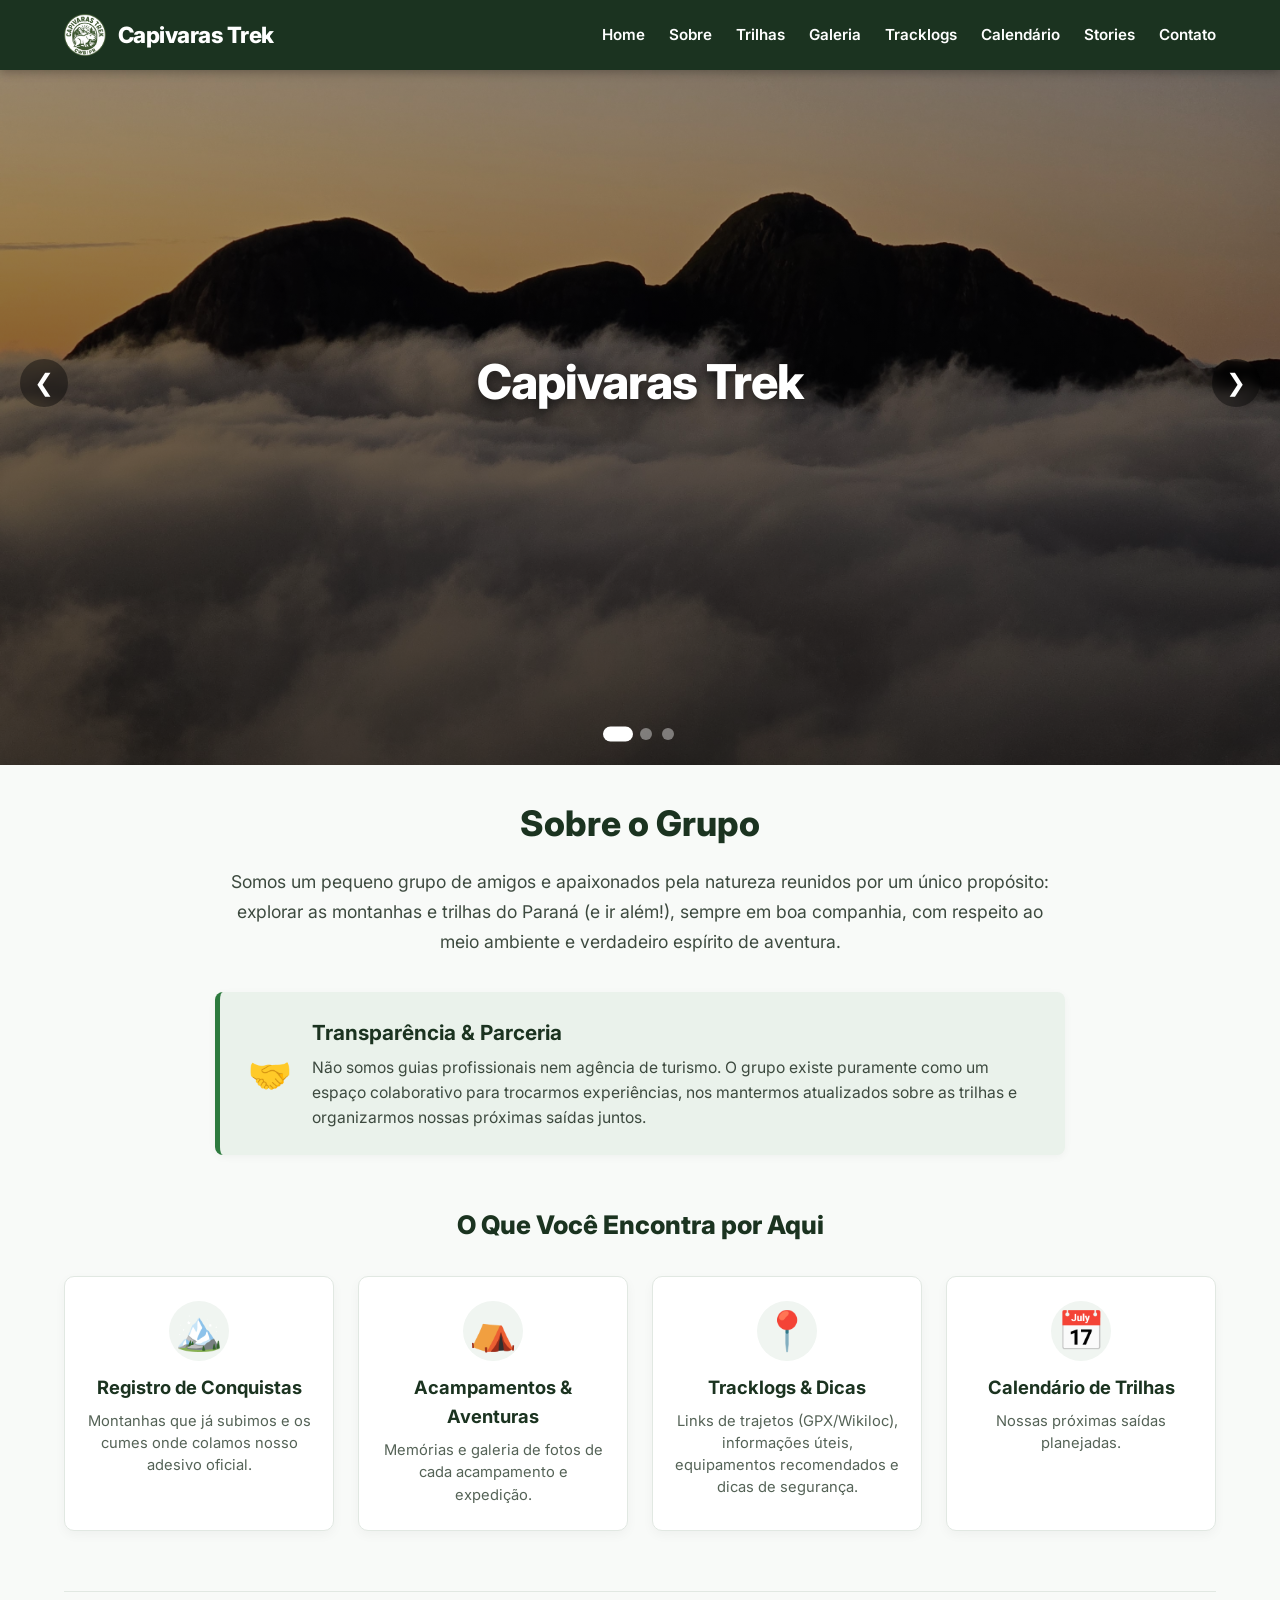
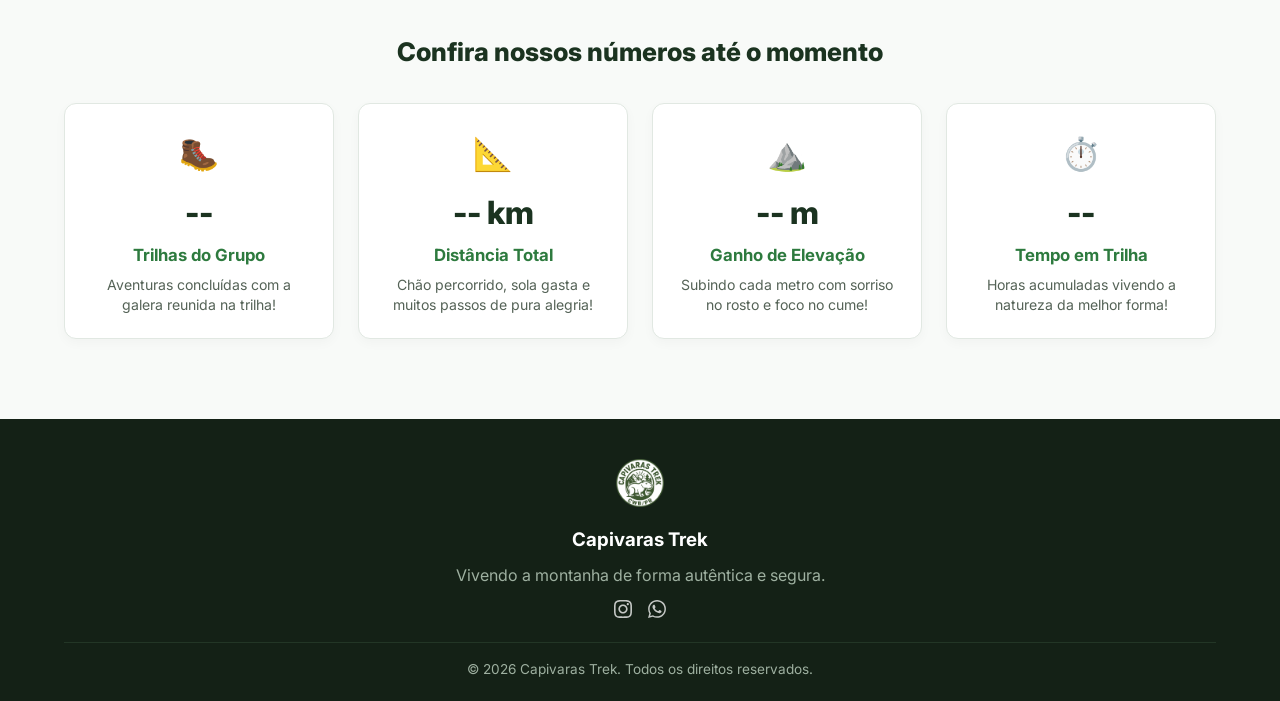
<file: index.html>
<!DOCTYPE html>
<html lang="pt-BR">
<head>
  <meta charset="UTF-8">
  <meta name="viewport" content="width=device-width, initial-scale=1.0">
  <title>Capivaras Trek - Home</title>
  <link rel="stylesheet" href="style.css">
  <link rel="preconnect" href="https://fonts.googleapis.com">
  <link rel="preconnect" href="https://fonts.gstatic.com" crossorigin>
  <link href="https://fonts.googleapis.com/css2?family=Inter:wght@400;600;700;800&display=swap" rel="stylesheet">
  
  <style>
    /* Estilos do Carrossel Hero Dinâmico */
    .hero-carousel {
      position: relative;
      width: 100%;
      height: 85vh;
      min-height: 500px;
      overflow: hidden;
      background-color: #1b3320;
    }

    .slide {
      position: absolute;
      inset: 0;
      opacity: 0;
      transition: opacity 0.8s ease-in-out;
      display: flex;
      align-items: center;
      justify-content: center;
    }

    .slide.active {
      opacity: 1;
      z-index: 1;
    }

    .slide-bg {
      position: absolute;
      inset: 0;
      width: 100%;
      height: 100%;
      object-fit: cover;
      object-position: center;
    }

    .hero-overlay {
      position: absolute;
      inset: 0;
      background: linear-gradient(180deg, rgba(0,0,0,0.3) 0%, rgba(0,0,0,0.65) 100%);
    }

    .hero-content {
      position: relative;
      z-index: 2;
      text-align: center;
      color: #ffffff;
      padding: 0 20px;
    }

    .hero-content h1 {
      font-size: 3rem;
      font-weight: 800;
      letter-spacing: -1px;
      margin: 0;
      text-shadow: 0 4px 12px rgba(0, 0, 0, 0.6);
    }

    /* Controles do Carrossel */
    .carousel-btn {
      position: absolute;
      top: 50%;
      transform: translateY(-50%);
      z-index: 10;
      background: rgba(0, 0, 0, 0.4);
      color: #ffffff;
      border: none;
      width: 48px;
      height: 48px;
      border-radius: 50%;
      font-size: 1.5rem;
      cursor: pointer;
      display: flex;
      align-items: center;
      justify-content: center;
      transition: background 0.2s ease, transform 0.2s ease;
    }

    .carousel-btn:hover {
      background: rgba(45, 122, 62, 0.8);
      transform: translateY(-50%) scale(1.08);
    }

    .carousel-btn.prev { left: 20px; }
    .carousel-btn.next { right: 20px; }

    .dots-container {
      position: absolute;
      bottom: 25px;
      left: 50%;
      transform: translateX(-50%);
      z-index: 10;
      display: flex;
      gap: 10px;
    }

    .dot {
      width: 12px;
      height: 12px;
      border-radius: 50%;
      background: rgba(255, 255, 255, 0.4);
      cursor: pointer;
      transition: background 0.3s ease, transform 0.3s ease;
    }

    .dot.active {
      background: #ffffff;
      transform: scale(1.25);
    }

    /* Seções Internas da Home */
    .section {
      padding: 30px 0 80px 0;
    }

    .section-header {
      text-align: center;
      margin-bottom: 35px;
    }

    .section-header h2 {
      font-size: 2.2rem;
      color: #1b3320;
      margin-bottom: 16px;
      font-weight: 800;
    }

    .section-desc {
      max-width: 820px;
      margin: 0 auto;
      color: #3d4a3f;
      font-size: 1.1rem;
      line-height: 1.7;
    }

    .transparency-card {
      display: flex;
      align-items: center;
      gap: 20px;
      background-color: #eaf2eb;
      border-left: 5px solid #2d7a3e;
      padding: 24px 28px;
      border-radius: 8px;
      max-width: 850px;
      margin: 0 auto 50px auto;
      box-shadow: 0 2px 8px rgba(0,0,0,0.04);
    }

    .transparency-icon {
      font-size: 2.2rem;
    }

    .transparency-card h3 {
      color: #1b3320;
      font-size: 1.3rem;
      margin-bottom: 6px;
      font-weight: 700;
    }

    .transparency-card p {
      color: #3d4a3f;
      font-size: 0.98rem;
      line-height: 1.6;
      margin: 0;
    }

    .section-subheader {
      text-align: center;
      margin-bottom: 30px;
    }

    .section-subheader h3 {
      font-size: 1.6rem;
      color: #1b3320;
      font-weight: 800;
    }

    .features-grid {
      display: grid;
      grid-template-columns: repeat(4, 1fr);
      gap: 24px;
    }

    .feature-card {
      background: #ffffff;
      border: 1px solid #e1e8e2;
      border-radius: 10px;
      padding: 24px 20px;
      text-align: center;
      box-shadow: 0 4px 12px rgba(0, 0, 0, 0.04);
      transition: transform 0.2s ease, box-shadow 0.2s ease;
    }

    .feature-card:hover {
      transform: translateY(-4px);
      box-shadow: 0 8px 20px rgba(0, 0, 0, 0.08);
    }

    .feature-icon {
      font-size: 2.4rem;
      margin-bottom: 12px;
    }

    .feature-card h4 {
      color: #1b3320;
      font-size: 1.15rem;
      font-weight: 700;
      margin-bottom: 8px;
    }

    .feature-card p {
      color: #556357;
      font-size: 0.92rem;
      line-height: 1.5;
      margin: 0;
    }

    /* Seção de Estatísticas (Página 1 do Google Sheets) */
    .stats-section {
      margin-top: 60px;
      padding-top: 40px;
      border-top: 1px solid #e1e8e2;
    }

    .stats-grid {
      display: grid;
      grid-template-columns: repeat(4, 1fr);
      gap: 24px;
    }

    .stat-card {
      background: #ffffff;
      border: 1px solid #e1e8e2;
      border-radius: 12px;
      padding: 24px 20px;
      text-align: center;
      box-shadow: 0 4px 12px rgba(0, 0, 0, 0.03);
      transition: transform 0.2s ease, box-shadow 0.2s ease, border-color 0.2s ease;
    }

    .stat-card:hover {
      transform: translateY(-4px);
      box-shadow: 0 8px 20px rgba(0, 0, 0, 0.08);
      border-color: #2d7a3e;
    }

    .stat-icon {
      font-size: 2rem;
      margin-bottom: 8px;
    }

    .stat-number {
      font-size: 2rem;
      font-weight: 800;
      color: #1b3320;
      margin-bottom: 4px;
    }

    .stat-title {
      font-size: 1.05rem;
      font-weight: 700;
      color: #2d7a3e;
      margin-bottom: 6px;
    }

    .stat-desc {
      font-size: 0.88rem;
      color: #556357;
      line-height: 1.4;
      margin: 0;
    }

    /* Ícones discretos do Rodapé */
    .footer-social-icons {
      display: flex;
      justify-content: center;
      align-items: center;
      gap: 16px;
      margin-top: 12px;
    }

    .footer-icon-link {
      color: #ffffff;
      opacity: 0.75;
      transition: opacity 0.2s ease, transform 0.2s ease;
      display: inline-flex;
      align-items: center;
      justify-content: center;
    }

    .footer-icon-link:hover {
      opacity: 1;
      transform: translateY(-2px);
    }

    .footer-icon-link svg {
      width: 18px;
      height: 18px;
      fill: currentColor;
    }

    @media (max-width: 992px) {
      .features-grid { grid-template-columns: repeat(2, 1fr); }
      .stats-grid { grid-template-columns: repeat(2, 1fr); }
    }

    @media (max-width: 768px) {
      .hero-content h1 { font-size: 1.8rem; }
      .carousel-btn { width: 38px; height: 38px; font-size: 1.1rem; }
      .carousel-btn.prev { left: 10px; }
      .carousel-btn.next { right: 10px; }
      .transparency-card { flex-direction: column; text-align: center; }
      .features-grid { grid-template-columns: 1fr; }
      .stats-grid { grid-template-columns: 1fr; }

      /* Reduz a altura do carrossel no celular */
      .hero-carousel {
        height: 60vh !important;
        min-height: 380px !important;
      }

      /* Centraliza o enquadramento da imagem */
      .slide-bg {
        object-fit: cover;
        object-position: center center;
      }
    }
  </style>
</head>
<body>

  <!-- Header Fixo -->
  <header class="navbar">
    <div class="container nav-container">
      <a href="index.html" class="brand">
        <img src="Imagens/logo.png" alt="Capivaras Trek Logo" class="logo-img">
        <span class="brand-name">Capivaras Trek</span>
      </a>

      <button class="mobile-menu-btn" id="mobile-menu-btn" aria-label="Abrir Menu">
        <span></span><span></span><span></span>
      </button>

      <nav class="nav-links" id="nav-links">
        <a href="index.html#home" class="active" onclick="closeMenu()">Home</a>
        <a href="index.html#sobre" onclick="closeMenu()">Sobre</a>
        <a href="trilhas.html" onclick="closeMenu()">Trilhas</a>
        <a href="galeria.html" onclick="closeMenu()">Galeria</a>
        <a href="tracklogs.html" onclick="closeMenu()">Tracklogs</a>
        <a href="calendario.html" onclick="closeMenu()">Calendário</a>
        <a href="stories.html" onclick="closeMenu()">Stories</a>
        <a href="contato.html" onclick="closeMenu()">Contato</a>
      </nav>
    </div>
  </header>

  <!-- Carrossel Hero (Página3 do Google Sheets) -->
  <section class="hero-carousel" id="home">
    <div id="slidesContainer">
      <div style="padding-top: 100px; text-align: center; color: #ffffff; font-size: 1.1rem;">Carregando fotos...</div>
    </div>

    <button class="carousel-btn prev" onclick="moveSlide(-1)" aria-label="Anterior">&#10094;</button>
    <button class="carousel-btn next" onclick="moveSlide(1)" aria-label="Próximo">&#10095;</button>

    <div class="dots-container" id="dotsContainer"></div>
  </section>

  <!-- Seção Sobre o Grupo & Recursos -->
  <main class="section" id="sobre">
    <div class="container">
      
      <!-- Cabeçalho Principal -->
      <div class="section-header">
        <h2>Sobre o Grupo</h2>
        <p class="section-desc">
          Somos um pequeno grupo de amigos e apaixonados pela natureza reunidos por um único propósito: explorar as montanhas e trilhas do Paraná (e ir além!), sempre em boa companhia, com respeito ao meio ambiente e verdadeiro espírito de aventura.
        </p>
      </div>

      <!-- Banner Destaque de Transparência -->
      <div class="transparency-card">
        <div class="transparency-icon">🤝</div>
        <div>
          <h3>Transparência & Parceria</h3>
          <p>Não somos guias profissionais nem agência de turismo. O grupo existe puramente como um espaço colaborativo para trocarmos experiências, nos mantermos atualizados sobre as trilhas e organizarmos nossas próximas saídas juntos.</p>
        </div>
      </div>

      <!-- Subcabeçalho da Grade -->
      <div class="section-subheader">
        <h3>O Que Você Encontra por Aqui</h3>
      </div>

      <!-- Grade de Recursos -->
      <div class="features-grid">
        <div class="feature-card">
          <div class="feature-icon">🏔️</div>
          <h4>Registro de Conquistas</h4>
          <p>Montanhas que já subimos e os cumes onde colamos nosso adesivo oficial.</p>
        </div>

        <div class="feature-card">
          <div class="feature-icon">⛺</div>
          <h4>Acampamentos & Aventuras</h4>
          <p>Memórias e galeria de fotos de cada acampamento e expedição.</p>
        </div>

        <div class="feature-card">
          <div class="feature-icon">📍</div>
          <h4>Tracklogs & Dicas</h4>
          <p>Links de trajetos (GPX/Wikiloc), informações úteis, equipamentos recomendados e dicas de segurança.</p>
        </div>

        <div class="feature-card">
          <div class="feature-icon">📅</div>
          <h4>Calendário de Trilhas</h4>
          <p>Nossas próximas saídas planejadas.</p>
        </div>
      </div>

      <!-- Nova Seção de Estatísticas do Grupo -->
      <div class="stats-section">
        <div class="section-subheader">
          <h3>Confira nossos números até o momento</h3>
        </div>

        <div class="stats-grid">
          <div class="stat-card">
            <div class="stat-icon">🥾</div>
            <div class="stat-number" id="statTrilhas">--</div>
            <div class="stat-title">Trilhas do Grupo</div>
            <p class="stat-desc">Aventuras concluídas com a galera reunida na trilha!</p>
          </div>

          <div class="stat-card">
            <div class="stat-icon">📐</div>
            <div class="stat-number" id="statDistancia">-- km</div>
            <div class="stat-title">Distância Total</div>
            <p class="stat-desc">Chão percorrido, sola gasta e muitos passos de pura alegria!</p>
          </div>

          <div class="stat-card">
            <div class="stat-icon">⛰️</div>
            <div class="stat-number" id="statElevação">-- m</div>
            <div class="stat-title">Ganho de Elevação</div>
            <p class="stat-desc">Subindo cada metro com sorriso no rosto e foco no cume!</p>
          </div>

          <div class="stat-card">
            <div class="stat-icon">⏱️</div>
            <div class="stat-number" id="statTempo">--</div>
            <div class="stat-title">Tempo em Trilha</div>
            <p class="stat-desc">Horas acumuladas vivendo a natureza da melhor forma!</p>
          </div>
        </div>
      </div>

    </div>
  </main>

  <!-- Footer -->
  <footer class="footer">
    <div class="container">
      <div class="footer-brand">
        <img src="Imagens/logo.png" alt="Capivaras Trek Logo" class="footer-logo">
        <h3>Capivaras Trek</h3>
        <p>Vivendo a montanha de forma autêntica e segura.</p>
        
        <!-- Ícones brancos discretos -->
        <div class="footer-social-icons">
          <a href="https://www.instagram.com/capivaras_trek?stkn=MWF0bjI2d3V1anRoMQ==" target="_blank" rel="noopener noreferrer" class="footer-icon-link" aria-label="Instagram">
            <svg viewBox="0 0 24 24">
              <path d="M12 2.163c3.204 0 3.584.012 4.85.07 3.252.148 4.771 1.691 4.919 4.919.058 1.265.069 1.645.069 4.849 0 3.205-.012 3.584-.069 4.849-.149 3.225-1.664 4.771-4.919 4.919-1.266.058-1.644.07-4.85.07-3.204 0-3.584-.012-4.849-.07-3.26-.149-4.771-1.699-4.919-4.92-.058-1.265-.07-1.644-.07-4.849 0-3.204.013-3.583.07-4.849.149-3.227 1.664-4.771 4.919-4.919 1.266-.057 1.645-.069 4.849-.069zm0-2.163c-3.259 0-3.667.014-4.947.072-4.358.2-6.78 2.618-6.98 6.98-.059 1.281-.073 1.689-.073 4.948 0 3.259.014 3.668.072 4.948.2 4.358 2.618 6.78 6.98 6.98 1.281.058 1.689.072 4.948.072 3.259 0 3.668-.014 4.948-.072 4.354-.2 6.782-2.618 6.979-6.98.059-1.28.073-1.689.073-4.948 0-3.259-.014-3.667-.072-4.947-.196-4.354-2.617-6.78-6.979-6.98-1.281-.059-1.69-.073-4.949-.073zm0 5.838c-3.403 0-6.162 2.759-6.162 6.162s2.759 6.163 6.162 6.163 6.162-2.759 6.162-6.163c0-3.403-2.759-6.162-6.162-6.162zm0 10.162c-2.209 0-4-1.79-4-4 0-2.209 1.791-4 4-4s4 1.791 4 4c0 2.21-1.791 4-4 4zm6.406-11.845c-.796 0-1.441.645-1.441 1.44s.645 1.44 1.441 1.44c.795 0 1.439-.645 1.439-1.44s-.644-1.44-1.439-1.44z"/>
            </svg>
          </a>
          <a href="https://wa.me/554199059913" target="_blank" rel="noopener noreferrer" class="footer-icon-link" aria-label="WhatsApp Dan">
            <svg viewBox="0 0 24 24">
              <path d="M.057 24l1.687-6.163c-1.041-1.804-1.588-3.849-1.587-5.946.003-6.556 5.338-11.891 11.893-11.891 3.181.001 6.167 1.24 8.413 3.488 2.245 2.248 3.481 5.236 3.48 8.414-.003 6.557-5.338 11.892-11.893 11.892-1.99-.001-3.951-.5-5.688-1.448l-6.305 1.654zm6.597-3.807c1.676.995 3.276 1.591 5.392 1.592 5.448 0 9.886-4.434 9.889-9.885.002-5.462-4.415-9.89-9.881-9.892-5.452 0-9.887 4.434-9.889 9.884-.001 2.225.651 3.891 1.746 5.634l-.999 3.648 3.742-.981zm11.387-5.464c-.074-.124-.272-.198-.57-.347-.297-.149-1.758-.868-2.031-.967-.272-.099-.47-.149-.669.149-.198.297-.768.967-.941 1.165-.173.198-.347.223-.644.074-.297-.149-1.255-.462-2.39-1.475-.883-.788-1.48-1.761-1.653-2.059-.173-.297-.018-.458.13-.606.134-.133.297-.347.446-.521.151-.172.2-.296.3-.495.099-.198.05-.372-.025-.521-.075-.148-.669-1.611-.916-2.206-.242-.579-.487-.501-.669-.51l-.57-.01c-.198 0-.52.074-.792.372s-1.04 1.016-1.04 2.479 1.065 2.876 1.213 3.074c.149.198 2.095 3.2 5.076 4.487.709.306 1.263.489 1.694.626.712.226 1.36.194 1.872.118.571-.085 1.758-.719 2.006-1.413.248-.695.248-1.29.173-1.414z"/>
            </svg>
          </a>
        </div>
      </div>
      <div class="footer-copy">
        <p>&copy; 2026 Capivaras Trek. Todos os direitos reservados.</p>
      </div>
    </div>
  </footer>

  <script>
    const GOOGLE_SHEET_PAGINA3_URL = 'https://docs.google.com/spreadsheets/d/e/2PACX-1vSYLi9oSrKvebix3RSQ4L9705UZZS1z9duOlFyv8DzrTkAP34rniv2SEmi0NDfyK1KRjFns8UU8M3VI/pub?gid=9544756&single=true&output=csv';
    const GOOGLE_SHEET_PAGINA1_URL = 'https://docs.google.com/spreadsheets/d/e/2PACX-1vSYLi9oSrKvebix3RSQ4L9705UZZS1z9duOlFyv8DzrTkAP34rniv2SEmi0NDfyK1KRjFns8UU8M3VI/pub?gid=0&single=true&output=csv';

    let currentSlideIndex = 0;
    let carouselTimer = null;

    // Função unificada para parse de linhas CSV
    function parseCSV(text) {
      const lines = text.split('\n').map(l => l.trim()).filter(l => l.length > 0);
      if (lines.length < 2) return [];

      const splitLine = (line) => {
        const result = [];
        let current = '';
        let inQuotes = false;
        for (let i = 0; i < line.length; i++) {
          const char = line[i];
          if (char === '"') {
            inQuotes = !inQuotes;
          } else if (char === ',' && !inQuotes) {
            result.push(current.trim().replace(/^"|"$/g, ''));
            current = '';
          } else {
            current += char;
          }
        }
        result.push(current.trim().replace(/^"|"$/g, ''));
        return result;
      };

      const headers = splitLine(lines[0]).map(h => h.toLowerCase().replace(/\s+/g, '').replace(/_/g, ''));

      return lines.slice(1).map(line => {
        const values = splitLine(line);
        const obj = {};
        headers.forEach((header, index) => {
          obj[header] = values[index] || '';
        });
        return obj;
      });
    }

    /* --- LÓGICA DO CARROSSEL HERO (PÁGINA 3) --- */
    async function loadHomeCarousel() {
    const slidesContainer = document.getElementById('slidesContainer');
  
    // Imagens locais do repositório para usar de fallback
    const fallbackSlides = [
      { link: 'Imagens/banner_home.jpg', texto: 'Capivaras Trek' },
      { link: 'Imagens/banner_home1.jpg', texto: 'Capivaras Trek' },
      { link: 'Imagens/banner_home2.jpg', texto: 'Capivaras Trek' }
    ];
  
    try {
      const response = await fetch(GOOGLE_SHEET_PAGINA3_URL);
      if (!response.ok) throw new Error('Erro ao buscar dados do carrossel');
      
      const csvText = await response.text();
      const parsed = parseCSV(csvText);
      
      const slidesData = parsed
        .map(item => {
          const linkKey = Object.keys(item).find(k => k.trim() === 'link') || 'link';
          const textoKey = Object.keys(item).find(k => k.trim() === 'texto') || 'texto';
          
          return {
            link: (item[linkKey] || '').trim(),
            texto: (item[textoKey] || '').trim()
          };
        })
        .filter(item => item.link !== '' && item.link.startsWith('http'));
  
      // Se houver imagens válidas na planilha, renderiza elas; se não, usa as locais
      if (slidesData.length > 0) {
        renderCarousel(slidesData);
      } else {
        renderCarousel(fallbackSlides);
      }
    } catch (err) {
      console.error("Erro ao carregar imagens do carrossel, utilizando fallback local:", err);
      // Em caso de erro de conexão/requisição, também renderiza os banners locais
      renderCarousel(fallbackSlides);
    }
  }

    function renderCarousel(slides) {
      const slidesContainer = document.getElementById('slidesContainer');
      const dotsContainer = document.getElementById('dotsContainer');

      slidesContainer.innerHTML = slides.map((slide, index) => `
        <div class="slide ${index === 0 ? 'active' : ''}">
          <img src="${slide.link}" alt="${slide.texto}" class="slide-bg" onerror="this.onerror=null; this.src='banner_home.jpg';">
          <div class="hero-overlay"></div>
          <div class="container hero-content">
            <h1>${slide.texto}</h1>
          </div>
        </div>
      `).join('');

      dotsContainer.innerHTML = slides.map((_, index) => `
        <span class="dot ${index === 0 ? 'active' : ''}" onclick="setSlide(${index})"></span>
      `).join('');

      resetTimer();
    }

    function showSlide(index) {
      const slides = document.querySelectorAll('.slide');
      const dots = document.querySelectorAll('.dot');

      if (slides.length === 0) return;

      if (index >= slides.length) currentSlideIndex = 0;
      else if (index < 0) currentSlideIndex = slides.length - 1;
      else currentSlideIndex = index;

      slides.forEach((slide, i) => {
        slide.classList.toggle('active', i === currentSlideIndex);
      });

      dots.forEach((dot, i) => {
        dot.classList.toggle('active', i === currentSlideIndex);
      });
    }

    function moveSlide(direction) {
      showSlide(currentSlideIndex + direction);
      resetTimer();
    }

    function setSlide(index) {
      showSlide(index);
      resetTimer();
    }

    function resetTimer() {
      if (carouselTimer) clearInterval(carouselTimer);
      carouselTimer = setInterval(() => {
        moveSlide(1);
      }, 5000);
    }

    /* --- LÓGICA DE PARSE DE TEMPO & ESTATÍSTICAS (PÁGINA 1) --- */
    function parseTimeToMinutes(timeStr) {
      if (!timeStr) return 0;
      let totalMinutes = 0;
      const str = timeStr.toLowerCase();

      const hoursMatch = str.match(/(\d+)\s*hour/);
      if (hoursMatch) {
        totalMinutes += parseInt(hoursMatch[1], 10) * 60;
      }

      const minutesMatch = str.match(/(\d+)\s*minute/);
      if (minutesMatch) {
        totalMinutes += parseInt(minutesMatch[1], 10);
      }

      if (!hoursMatch && !minutesMatch) {
        const num = parseInt(str.replace(/\D/g, ''), 10);
        if (!isNaN(num)) totalMinutes += num;
      }

      return totalMinutes;
    }

    function formatMinutesToReadable(totalMinutes) {
      if (totalMinutes === 0) return "0 min";
      const hours = Math.floor(totalMinutes / 60);
      const minutes = totalMinutes % 60;

      if (hours > 0 && minutes > 0) {
        return `${hours}h ${minutes}m`;
      } else if (hours > 0) {
        return `${hours} hrs`;
      } else {
        return `${minutes} min`;
      }
    }

    async function loadStatsFromSheet() {
      try {
        const response = await fetch(GOOGLE_SHEET_PAGINA1_URL);
        if (!response.ok) return;

        const csvText = await response.text();
        const rows = parseCSV(csvText);

        let totalTrilhas = 0;
        let totalDistancia = 0;
        let totalElevation = 0;
        let totalMinutes = 0;

        rows.forEach(row => {
          // Filtro: Considerar SOMENTE trilhas com status "Realizada"
          const status = (row['status'] || row['situacao'] || '').trim().toLowerCase();
          if (status !== 'realizada') {
            return; // Pula as trilhas que não estão como Realizada
          }
          
          // 1. Trilhas do Grupo: countif coluna nome não vazia
          const nome = row['nome'] || row['trilha'] || row['title'] || row['name'] || '';
          if (nome.trim() !== '') {
            totalTrilhas++;
          }

          // 2. Distância Total: sumif coluna distance não vazia
          const distStr = row['distance'] || row['distancia'] || '0';
          const distVal = parseFloat(distStr.replace(',', '.'));
          if (!isNaN(distVal)) {
            totalDistancia += distVal;
          }

          // 3. Elevation Gain: sumif coluna elevationgain não vazia
          const elevStr = row['elevationgain'] || row['elevation_gain'] || row['desnivel'] || '0';
          const elevVal = parseFloat(elevStr.replace(',', '.'));
          if (!isNaN(elevVal)) {
            totalElevation += elevVal;
          }

          // 4. Time: sumif coluna time não vazia
          const timeStr = row['time'] || row['tempo'] || '';
          totalMinutes += parseTimeToMinutes(timeStr);
        });

        document.getElementById('statTrilhas').innerText = totalTrilhas;
        document.getElementById('statDistancia').innerText = totalDistancia.toFixed(1) + ' km';
        document.getElementById('statElevação').innerText = totalElevation.toFixed(0) + ' m';
        document.getElementById('statTempo').innerText = formatMinutesToReadable(totalMinutes);

      } catch (err) {
        console.error("Erro ao carregar estatísticas da Página 1:", err);
      }
    }

    // Inicialização
    loadHomeCarousel();
    loadStatsFromSheet();

    // Menu Mobile
    const mobileBtn = document.getElementById('mobile-menu-btn');
    const navLinks = document.getElementById('nav-links');

    mobileBtn.addEventListener('click', () => {
      mobileBtn.classList.toggle('active');
      navLinks.classList.toggle('active');
    });

    function closeMenu() {
      mobileBtn.classList.remove('active');
      navLinks.classList.remove('active');
    }
  </script>
</body>
</html>
</file>
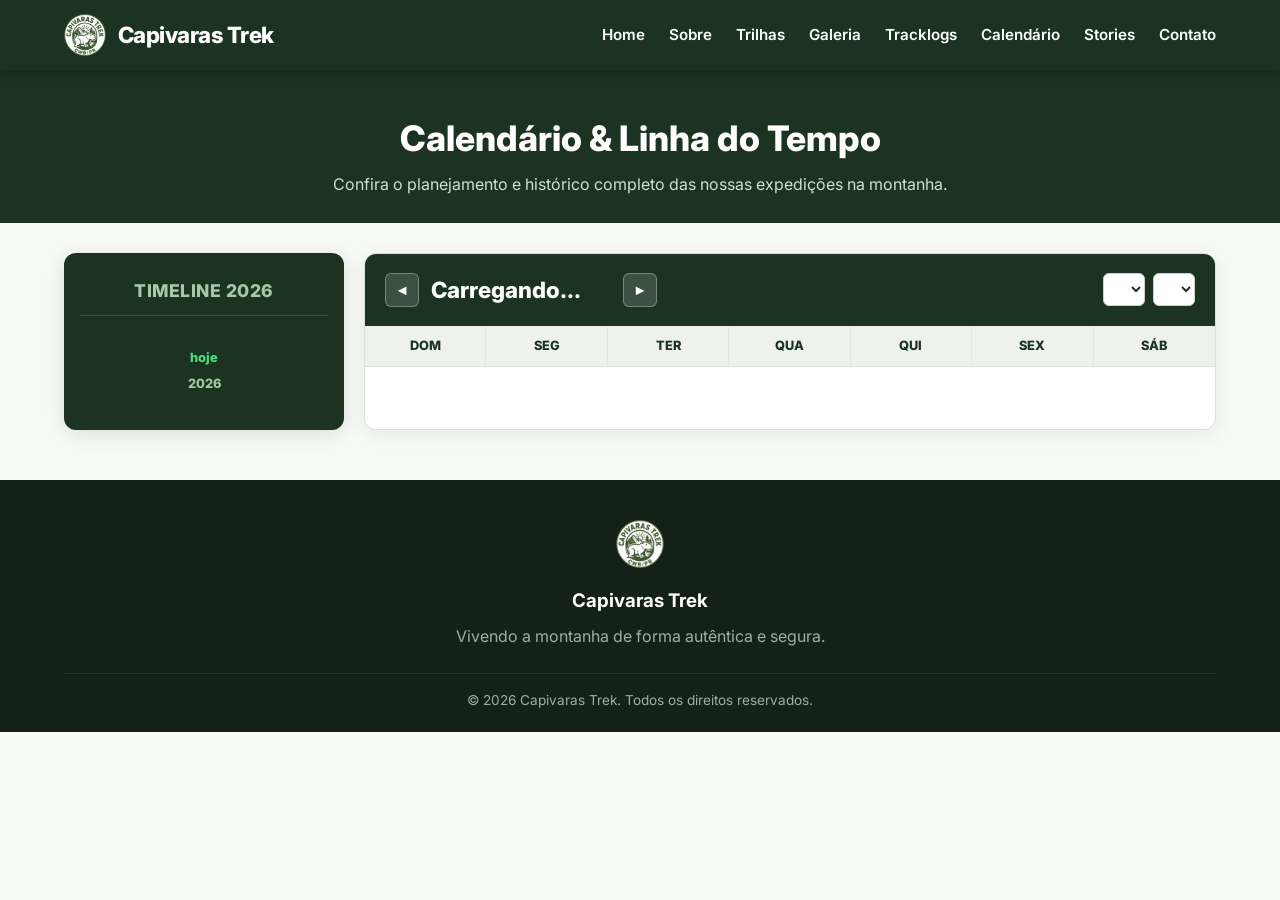
<file: calendario.html>
<!DOCTYPE html>
<html lang="pt-BR">
<head>
  <meta charset="UTF-8">
  <meta name="viewport" content="width=device-width, initial-scale=1.0">
  <title>Calendário - Capivaras Trek</title>
  <link rel="stylesheet" href="style.css">
  <link rel="preconnect" href="https://fonts.googleapis.com">
  <link rel="preconnect" href="https://fonts.gstatic.com" crossorigin>
  <link href="https://fonts.googleapis.com/css2?family=Inter:wght@400;600;700;800&display=swap" rel="stylesheet">
  
  <style>
    /* Layout de Duas Colunas (Timeline Lateral + Calendário) */
    .page-layout {
      display: flex;
      gap: 20px;
      align-items: stretch;
    }

    /* -----------------------------------------------------------
       1. LINHA DO TEMPO LATERAL (DESKTOP)
    ----------------------------------------------------------- */
    .sidebar-timeline {
      width: 280px;
      min-width: 280px;
      background-color: #1b3320;
      color: #ffffff;
      border-radius: 12px;
      padding: 24px 16px;
      box-shadow: 0 4px 20px rgba(0,0,0,0.12);
      display: flex;
      flex-direction: column;
      box-sizing: border-box;
    }

    .sidebar-timeline-header {
      text-align: center;
      font-size: 1.1rem;
      font-weight: 800;
      letter-spacing: 0.5px;
      margin-bottom: 20px;
      padding-bottom: 10px;
      border-bottom: 1px solid rgba(255, 255, 255, 0.15);
      color: #a3c9a8;
    }

    .timeline-vertical-wrapper {
      position: relative;
      flex-grow: 1;
      display: flex;
      justify-content: center;
      margin: 35px 0;
    }

    /* Linha central vertical (Desktop) */
    .timeline-vertical-line {
      position: absolute;
      top: 0;
      bottom: 0;
      left: 50%;
      width: 2px;
      background-color: rgba(255, 255, 255, 0.3);
      transform: translateX(-50%);
    }

    /* Marcadores do Topo ("hoje") e Rodapé */
    .timeline-v-marker {
      position: absolute;
      left: 50%;
      transform: translateX(-50%);
      font-size: 0.8rem;
      font-weight: 800;
      color: #4ade80;
      background-color: #1b3320;
      padding: 2px 8px;
      border-radius: 4px;
      z-index: 5;
      white-space: nowrap;
    }

    .timeline-v-marker.top { top: -25px; }
    .timeline-v-marker.bottom { bottom: -25px; color: #a3c9a8; }

    /* Nós das Trilhas no Eixo Vertical */
    .timeline-v-node {
      position: absolute;
      left: 0;
      width: 100%;
      display: flex;
      align-items: center;
      cursor: pointer;
      transition: all 0.25s ease;
      z-index: 2;
    }

    .timeline-v-node.left { flex-direction: row; }
    .timeline-v-node.right { flex-direction: row-reverse; }

    .timeline-v-content {
      width: calc(50% - 12px);
      padding: 6px 8px;
      border-radius: 6px;
      background: rgba(255, 255, 255, 0.05);
      border: 1px solid rgba(255, 255, 255, 0.12);
      transition: all 0.25s ease;
      display: flex;
      flex-direction: column;
      gap: 2px;
      box-sizing: border-box;
    }

    .timeline-v-node.left .timeline-v-content { text-align: right; margin-right: auto; }
    .timeline-v-node.right .timeline-v-content { text-align: left; margin-left: auto; }

    .timeline-v-date {
      font-size: 0.72rem;
      font-weight: 800;
      color: #a3c9a8;
    }

    .timeline-v-name {
      font-size: 0.78rem;
      font-weight: 700;
      color: #ffffff;
      line-height: 1.2;
    }

    .timeline-v-dot {
      width: 10px;
      height: 10px;
      background-color: #ffffff;
      border-radius: 50%;
      position: absolute;
      left: 50%;
      transform: translateX(-50%);
      z-index: 3;
      transition: all 0.25s ease;
    }

    .timeline-v-node.highlight-month .timeline-v-content {
      background: rgba(74, 222, 128, 0.18);
      border-color: #4ade80;
      box-shadow: 0 0 12px rgba(74, 222, 128, 0.25);
    }

    .timeline-v-node.highlight-month .timeline-v-dot {
      background-color: #4ade80;
      box-shadow: 0 0 8px #4ade80;
      transform: translateX(-50%) scale(1.3);
    }

    .timeline-v-node:hover .timeline-v-content {
      background: rgba(74, 222, 128, 0.3);
      border-color: #4ade80;
    }

    /* -----------------------------------------------------------
       2. GRADE DO CALENDÁRIO
    ----------------------------------------------------------- */
    .calendar-container {
      flex: 1;
      background: #ffffff;
      border-radius: 12px;
      box-shadow: 0 4px 20px rgba(0, 0, 0, 0.08);
      border: 1px solid #dcdfdc;
      overflow: hidden;
      display: flex;
      flex-direction: column;
    }

    .calendar-header {
      background-color: #1b3320;
      color: #ffffff;
      padding: 18px 20px;
      display: flex;
      justify-content: space-between;
      align-items: center;
      flex-wrap: wrap;
      gap: 15px;
    }

    .calendar-title-group {
      display: flex;
      align-items: center;
      gap: 12px;
    }

    .calendar-title-group h2 {
      font-size: 1.4rem;
      font-weight: 800;
      margin: 0;
      color: #ffffff;
      min-width: 180px;
    }

    .calendar-nav-btn {
      background: rgba(255, 255, 255, 0.15);
      border: 1px solid rgba(255, 255, 255, 0.3);
      color: #ffffff;
      border-radius: 6px;
      width: 34px;
      height: 34px;
      display: flex;
      align-items: center;
      justify-content: center;
      font-size: 0.9rem;
      cursor: pointer;
      transition: background 0.2s ease;
    }

    .calendar-nav-btn:hover { background: rgba(255, 255, 255, 0.3); }

    .calendar-selects {
      display: flex;
      gap: 8px;
    }

    .calendar-select {
      background: #ffffff;
      color: #1b3320;
      border: 1px solid #cbd2cc;
      border-radius: 6px;
      padding: 6px 10px;
      font-size: 0.88rem;
      font-weight: 700;
      font-family: inherit;
      outline: none;
      cursor: pointer;
    }

    .calendar-grid {
      display: grid;
      grid-template-columns: repeat(7, 1fr);
      width: 100%;
    }

    .calendar-day-header {
      background: #eef2ef;
      color: #1b3320;
      padding: 10px 4px;
      text-align: center;
      font-weight: 800;
      font-size: 0.8rem;
      text-transform: uppercase;
      border-bottom: 1px solid #dcdfdc;
      border-right: 1px solid #e2e8e3;
    }

    .calendar-day-header:last-child { border-right: none; }

    .calendar-day-cell {
      min-height: 110px;
      border-bottom: 1px solid #e2e8e3;
      border-right: 1px solid #e2e8e3;
      padding: 6px;
      background: #ffffff;
      display: flex;
      flex-direction: column;
      justify-content: flex-start;
      transition: background 0.2s ease;
    }

    .calendar-day-cell:nth-child(7n) { border-right: none; }

    .calendar-day-cell.other-month {
      background: #f8faf8;
      opacity: 0.4;
    }

    .calendar-day-cell.today { background: #f0f7f1; }

    .day-number {
      font-weight: 800;
      font-size: 0.85rem;
      color: #1b3320;
      margin-bottom: 4px;
    }

    .calendar-day-cell.today .day-number {
      background: #2d7a3e;
      color: #ffffff;
      width: 22px;
      height: 22px;
      border-radius: 50%;
      display: flex;
      align-items: center;
      justify-content: center;
    }

    .event-item {
      background: #f2f6f3;
      border: 1px solid #cbd2cc;
      border-radius: 6px;
      padding: 5px 6px;
      margin-bottom: 4px;
      font-size: 0.75rem;
      cursor: pointer;
      transition: all 0.2s ease;
      display: flex;
      flex-direction: column;
      gap: 3px;
    }

    .event-item:hover {
      transform: translateY(-1px);
      box-shadow: 0 2px 8px rgba(0, 0, 0, 0.12);
      border-color: #2d7a3e;
    }

    .event-title {
      font-weight: 700;
      color: #1b3320;
      line-height: 1.2;
    }

    .status-tag {
      align-self: flex-start;
      padding: 2px 6px;
      border-radius: 4px;
      font-size: 0.62rem;
      font-weight: 800;
      text-transform: uppercase;
      color: #ffffff;
    }

    .status-tag.realizada { background-color: #059669; }
    .status-tag.planejada { background-color: #d97706; }

    /* -----------------------------------------------------------
       3. MODAL DE DETALHES IGUAL AO DA PÁGINA TRILHAS
    ----------------------------------------------------------- */
    .modal-overlay {
      position: fixed;
      inset: 0;
      background: rgba(0, 0, 0, 0.7);
      display: none;
      align-items: center;
      justify-content: center;
      z-index: 2000;
      padding: 20px;
    }

    .modal-overlay.active { display: flex; }

    .modal-content {
      background: #ffffff;
      border-radius: 12px;
      max-width: 700px;
      width: 100%;
      max-height: 90vh;
      overflow-y: auto;
      position: relative;
      padding: 24px;
    }

    .modal-close {
      position: absolute;
      top: 15px;
      right: 20px;
      font-size: 1.8rem;
      background: none;
      border: none;
      cursor: pointer;
      color: #556357;
    }

    .badge-nivel {
      padding: 3px 10px;
      border-radius: 4px;
      font-size: 0.7rem;
      font-weight: 800;
      text-transform: uppercase;
      color: #ffffff;
      letter-spacing: 0.5px;
    }

    .modal-grid {
      display: grid;
      grid-template-columns: repeat(2, 1fr);
      gap: 10px 16px;
      margin-bottom: 16px;
      font-size: 0.9rem;
    }

    .grid-cell {
      display: flex;
      align-items: center;
      gap: 6px;
      white-space: nowrap;
      overflow: hidden;
      text-overflow: ellipsis;
    }

    .cell-icon {
      flex-shrink: 0;
      font-size: 0.95rem;
      display: inline-flex;
      align-items: center;
      justify-content: center;
      width: 18px;
    }

    .cell-label {
      font-weight: 700;
      color: #1b3320;
    }

    .cell-value {
      color: #556357;
      overflow: hidden;
      text-overflow: ellipsis;
    }

    .no-image-placeholder {
      width: 100%;
      height: 320px;
      background-color: #e2e8e3;
      color: #7a8a7c;
      display: flex;
      align-items: center;
      justify-content: center;
      font-size: 0.85rem;
      font-weight: 700;
      letter-spacing: 0.5px;
      text-transform: uppercase;
      border-radius: 8px;
      margin-bottom: 16px;
    }

    /* -----------------------------------------------------------
       4. CORREÇÃO REFINADA DO ANO NO RODAPÉ DO MÓVEL
    ----------------------------------------------------------- */
    @media (max-width: 992px) {
      .page-layout { 
        flex-direction: column; 
      }

      .sidebar-timeline { 
        width: 100% !important;
        min-width: 100% !important;
        box-sizing: border-box;
      }

      .timeline-vertical-wrapper {
        margin: 30px 0 35px 0 !important;
        padding-bottom: 25px !important;
        display: block !important;
        height: auto !important;
        position: relative !important;
      }

      /* Linha vertical estendida até o rodapé no celular */
      .timeline-vertical-line {
        left: 18px !important;
        transform: none !important;
        top: 0 !important;
        bottom: 0 !important;
        height: 100% !important;
      }

      /* Marcadores "hoje" (topo) e "2026" (rodapé) perfeitamente alinhados na linha */
      .timeline-v-marker {
        left: 18px !important;
        transform: translateX(-50%) !important;
      }

      .timeline-v-marker.top { 
        top: -24px !important; 
      }

      .timeline-v-marker.bottom { 
        position: absolute !important;
        bottom: -28px !important;
        top: auto !important;
        margin: 0 !important;
        display: inline-block !important;
      }

      #timelineNodesContainer {
        position: relative !important;
        height: auto !important;
        min-height: 120px !important;
        display: flex !important;
        flex-direction: column !important;
        gap: 18px !important;
        padding-top: 10px !important;
      }

      /* Fluxo vertical sequencial para os cards no celular */
      .timeline-v-node,
      .timeline-v-node.left,
      .timeline-v-node.right {
        position: relative !important;
        top: auto !important;
        left: 0 !important;
        width: 100% !important;
        flex-direction: row !important;
        align-items: center !important;
      }

      .timeline-v-dot {
        left: 18px !important;
        transform: translateX(-50%) !important;
        top: 50% !important;
      }

      .timeline-v-content,
      .timeline-v-node.left .timeline-v-content,
      .timeline-v-node.right .timeline-v-content {
        width: calc(100% - 40px) !important;
        margin-left: 36px !important;
        margin-right: 0 !important;
        text-align: left !important;
        box-sizing: border-box !important;
      }

      .modal-grid {
        grid-template-columns: 1fr;
      }
    }
  </style>
</head>
<body>

  <!-- Header Fixo -->
  <header class="navbar">
    <div class="container nav-container">
      <a href="index.html" class="brand">
        <img src="Imagens/logo.png" alt="Capivaras Trek Logo" class="logo-img">
        <span class="brand-name">Capivaras Trek</span>
      </a>

      <button class="mobile-menu-btn" id="mobile-menu-btn" aria-label="Abrir Menu">
        <span></span><span></span><span></span>
      </button>

      <nav class="nav-links" id="nav-links">
        <a href="index.html#home" onclick="closeMenu()">Home</a>
        <a href="index.html#sobre" onclick="closeMenu()">Sobre</a>
        <a href="trilhas.html" onclick="closeMenu()">Trilhas</a>
        <a href="galeria.html" onclick="closeMenu()">Galeria</a>
        <a href="tracklogs.html" onclick="closeMenu()">Tracklogs</a>
        <a href="calendario.html" class="active" onclick="closeMenu()">Calendário</a>
        <a href="stories.html" onclick="closeMenu()">Stories</a>
        <a href="contato.html" onclick="closeMenu()">Contato</a>
      </nav>
    </div>
  </header>

  <!-- Banner do Topo -->
  <section class="page-header section" style="padding-top: 110px; padding-bottom: 25px; background-color: #1b3320; color: #ffffff; text-align: center;">
    <div class="container">
      <h1 style="font-size: 2.2rem; font-weight: 800; margin-bottom: 6px;">Calendário & Linha do Tempo</h1>
      <p style="max-width: 700px; margin: 0 auto; color: #d0e0d2; font-size: 1rem;">
        Confira o planejamento e histórico completo das nossas expedições na montanha.
      </p>
    </div>
  </section>

  <!-- Conteúdo Principal -->
  <main class="section" style="padding-top: 30px; padding-bottom: 50px;">
    <div class="container">
      
      <div class="page-layout">

        <!-- 1. PAINEL LATERAL LINHA DO TEMPO -->
        <aside class="sidebar-timeline">
          <div class="sidebar-timeline-header" id="sidebarTitle">
            TIMELINE 2026
          </div>

          <div class="timeline-vertical-wrapper">
            <div class="timeline-v-marker top" id="markerTop">hoje</div>
            <div class="timeline-vertical-line"></div>
            <div id="timelineNodesContainer"></div>
            <div class="timeline-v-marker bottom" id="markerBottom">2026</div>
          </div>
        </aside>

        <!-- 2. GRADE DO CALENDÁRIO -->
        <div class="calendar-container">
          <div class="calendar-header">
            <div class="calendar-title-group">
              <button class="calendar-nav-btn" onclick="changeMonth(-1)" title="Mês Anterior">◄</button>
              <h2 id="calendarTitle">Carregando...</h2>
              <button class="calendar-nav-btn" onclick="changeMonth(1)" title="Próximo Mês">►</button>
            </div>

            <div class="calendar-selects">
              <select id="monthSelect" class="calendar-select" onchange="onSelectChange()"></select>
              <select id="yearSelect" class="calendar-select" onchange="onSelectChange()"></select>
            </div>
          </div>

          <div class="calendar-grid">
            <div class="calendar-day-header">Dom</div>
            <div class="calendar-day-header">Seg</div>
            <div class="calendar-day-header">Ter</div>
            <div class="calendar-day-header">Qua</div>
            <div class="calendar-day-header">Qui</div>
            <div class="calendar-day-header">Sex</div>
            <div class="calendar-day-header">Sáb</div>
          </div>

          <div class="calendar-grid" id="calendarDaysGrid"></div>
        </div>

      </div>

    </div>
  </main>

  <!-- Modal com Detalhes da Trilha Estilizado como o de Trilhas.html -->
  <div class="modal-overlay" id="trilhaModal">
    <div class="modal-content">
      <button class="modal-close" id="modalClose">&times;</button>
      <div id="modalImgContainer"></div>
      
      <div style="display: flex; align-items: center; justify-content: space-between; margin-bottom: 10px; margin-top: 10px;">
        <span id="modalNivel" class="badge-nivel"></span>
        <span id="modalStatusTag" class="status-tag"></span>
      </div>

      <h2 id="modalTitulo" style="color: #1b3320; font-size: 1.8rem; margin: 8px 0;"></h2>
      
      <div class="modal-grid" id="modalDetailsGrid"></div>

      <hr style="border: 0; border-top: 1px solid #e1e8e2; margin: 16px 0;">
      <h4 style="color: #1b3320; margin-bottom: 8px;">Descrição Detalhada</h4>
      <p id="modalDescricaoCompleta" style="color: #435245; line-height: 1.7; font-size: 0.95rem;"></p>
    </div>
  </div>

  <!-- Footer -->
  <footer class="footer">
    <div class="container">
      <div class="footer-brand">
        <img src="Imagens/logo.png" alt="Capivaras Trek Logo" class="footer-logo">
        <h3>Capivaras Trek</h3>
        <p>Vivendo a montanha de forma autêntica e segura.</p>
      </div>
      <div class="footer-copy">
        <p>&copy; 2026 Capivaras Trek. Todos os direitos reservados.</p>
      </div>
    </div>
  </footer>

  <script>
    const GOOGLE_SHEET_URL = 'https://docs.google.com/spreadsheets/d/e/2PACX-1vSYLi9oSrKvebix3RSQ4L9705UZZS1z9duOlFyv8DzrTkAP34rniv2SEmi0NDfyK1KRjFns8UU8M3VI/pub?gid=0&single=true&output=csv';

    const monthNames = [
      "Janeiro", "Fevereiro", "Março", "Abril", "Maio", "Junho",
      "Julho", "Agosto", "Setembro", "Outubro", "Novembro", "Dezembro"
    ];

    let currentDate = new Date();
    let trilhasData = [];

    function getBadgeColor(nivel) {
      const n = (nivel || '').toLowerCase().trim();
      if (n.includes('muito fácil') || n.includes('muito facil')) return '#059669';
      if (n.includes('fácil') || n.includes('facil')) return '#2d7a3e';
      if (n.includes('moderado')) return '#d97706';
      if (n.includes('muito difícil') || n.includes('muito dificil')) return '#7c3aed';
      if (n.includes('difícil') || n.includes('dificil')) return '#dc2626';
      return '#1b3320';
    }

    function parseCSV(text) {
      const lines = text.split('\n').map(l => l.trim()).filter(l => l.length > 0);
      if (lines.length < 2) return [];

      const splitLine = (line) => {
        const result = [];
        let current = '';
        let inQuotes = false;
        for (let i = 0; i < line.length; i++) {
          const char = line[i];
          if (char === '"') {
            inQuotes = !inQuotes;
          } else if (char === ',' && !inQuotes) {
            result.push(current.trim().replace(/^"|"$/g, ''));
            current = '';
          } else {
            current += char;
          }
        }
        result.push(current.trim().replace(/^"|"$/g, ''));
        return result;
      };

      const headers = splitLine(lines[0]).map(h => h.toLowerCase().replace(/\s+/g, ''));

      return lines.slice(1).map(line => {
        const values = splitLine(line);
        const obj = {};
        headers.forEach((header, index) => {
          obj[header] = values[index] || '';
        });
        return obj;
      });
    }

    async function loadData() {
      try {
        const response = await fetch(GOOGLE_SHEET_URL);
        if (response.ok) {
          const csvText = await response.text();
          const parsed = parseCSV(csvText);
          
          trilhasData = parsed.map(obj => ({
            nome: obj['nome'] || '',
            nivel: obj['nivel'] || '',
            foto: obj['foto'] || '',
            regiao: obj['regiao'] || '',
            distancia: obj['distance'] || obj['distancia'] || '',
            tempoMedio: obj['time'] || obj['tempomedio'] || obj['tempo'] || '',
            trailtype: obj['trailtype'] || '',
            elevationGain: obj['elevation_gain'] || '',
            elevationLoss: obj['elevation_loss'] || '',
            maxElevation: obj['max_elevation'] || obj['max_eleva'] || '',
            minElevation: obj['min_elevation'] || obj['min_eleva'] || '',
            resumo: obj['resumo'] || '',
            descricaoCompleta: obj['descricaocompleta'] || obj['descricao'] || '',
            data: obj['data'] || '',
            status: obj['status'] || 'Planejada',
            qtdPessoas: obj['qtdpessoas'] || obj['pessoas'] || obj['numero de pessoas'] || ''
          })).filter(t => t.nome !== '' && t.data !== '');
        }

        setupSelects();
        renderAll();
      } catch (err) {
        console.error("Erro ao carregar dados:", err);
      }
    }

    function setupSelects() {
      const monthSelect = document.getElementById('monthSelect');
      const yearSelect = document.getElementById('yearSelect');

      monthSelect.innerHTML = monthNames.map((m, idx) => `<option value="${idx}">${m}</option>`).join('');
      
      const currentYear = new Date().getFullYear();
      let years = [currentYear - 2, currentYear - 1, currentYear, currentYear + 1, currentYear + 2];
      yearSelect.innerHTML = years.map(y => `<option value="${y}">${y}</option>`).join('');
    }

    function changeMonth(delta) {
      currentDate.setMonth(currentDate.getMonth() + delta);
      renderAll();
    }

    function onSelectChange() {
      const month = parseInt(document.getElementById('monthSelect').value, 10);
      const year = parseInt(document.getElementById('yearSelect').value, 10);
      currentDate = new Date(year, month, 1);
      renderAll();
    }

    function renderAll() {
      document.getElementById('monthSelect').value = currentDate.getMonth();
      document.getElementById('yearSelect').value = currentDate.getFullYear();
      
      renderCalendar();
      renderSidebarTimeline();
    }

    /* -----------------------------------------------------------
       RENDERIZAÇÃO DA LINHA DO TEMPO VERTICAL LATERAL
    ----------------------------------------------------------- */
    function renderSidebarTimeline() {
      const selectedYear = currentDate.getFullYear();
      const selectedMonth = currentDate.getMonth();
      const actualCurrentYear = new Date().getFullYear();

      document.getElementById('sidebarTitle').textContent = `TIMELINE ${selectedYear}`;

      const markerTop = document.getElementById('markerTop');
      const markerBottom = document.getElementById('markerBottom');

      if (selectedYear === actualCurrentYear) {
        markerTop.textContent = 'hoje';
        markerBottom.textContent = selectedYear;
      } else {
        markerTop.textContent = selectedYear;
        markerBottom.textContent = selectedYear - 1;
      }

      const container = document.getElementById('timelineNodesContainer');
      container.innerHTML = '';

      const events = trilhasData.map((item, idx) => {
        const parts = item.data.split('/');
        if (parts.length === 3) {
          const day = parseInt(parts[0], 10);
          const month = parseInt(parts[1], 10) - 1;
          const year = parseInt(parts[2], 10);
          return {
            ...item,
            day,
            month,
            year,
            originalIndex: idx,
            timestamp: new Date(year, month, day).getTime()
          };
        }
        return null;
      })
      .filter(e => e && e.year === selectedYear)
      .sort((a, b) => a.timestamp - b.timestamp);

      if (events.length === 0) {
        container.innerHTML = `<p style="color: #a3c9a8; text-align: center; font-size: 0.8rem; padding: 20px 0;">Sem trilhas em ${selectedYear}</p>`;
        return;
      }

      const totalEvents = events.length;
      const isMobile = window.innerWidth <= 992;
      
      events.forEach((evt, idx) => {
        const isLeft = idx % 2 === 0;
        const topPercent = (idx / (totalEvents > 1 ? totalEvents - 1 : 1)) * 80 + 8;
        const isSelectedMonth = (evt.month === selectedMonth);

        const styleTop = isMobile ? '' : `style="top: ${topPercent}%;"`;

        container.innerHTML += `
          <div class="timeline-v-node ${isLeft ? 'left' : 'right'} ${isSelectedMonth ? 'highlight-month' : ''}" 
               ${styleTop} 
               onclick="openModal(${evt.originalIndex})"
               title="${evt.nome} (${evt.data})">
            <div class="timeline-v-content">
              <span class="timeline-v-date">${evt.data.substring(0, 5)}</span>
              <span class="timeline-v-name">${evt.nome}</span>
            </div>
            <div class="timeline-v-dot"></div>
          </div>
        `;
      });
    }

    /* -----------------------------------------------------------
       RENDERIZAÇÃO DO CALENDÁRIO
    ----------------------------------------------------------- */
    function renderCalendar() {
      const year = currentDate.getFullYear();
      const month = currentDate.getMonth();

      document.getElementById('calendarTitle').textContent = `${monthNames[month]} ${year}`;

      const daysGrid = document.getElementById('calendarDaysGrid');
      daysGrid.innerHTML = '';

      const firstDayIndex = new Date(year, month, 1).getDay();
      const lastDay = new Date(year, month + 1, 0).getDate();
      const prevLastDay = new Date(year, month, 0).getDate();
      const today = new Date();

      const eventsByDay = {};
      trilhasData.forEach((item, index) => {
        const parts = item.data.split('/');
        if (parts.length === 3) {
          const d = parseInt(parts[0], 10);
          const m = parseInt(parts[1], 10) - 1;
          const y = parseInt(parts[2], 10);

          if (m === month && y === year) {
            if (!eventsByDay[d]) eventsByDay[d] = [];
            eventsByDay[d].push({ ...item, originalIndex: index });
          }
        }
      });

      // Dias do Mês Anterior
      for (let x = firstDayIndex; x > 0; x--) {
        const dayNum = prevLastDay - x + 1;
        daysGrid.innerHTML += `
          <div class="calendar-day-cell other-month">
            <span class="day-number">${dayNum}</span>
          </div>
        `;
      }

      // Dias do Mês Atual
      for (let day = 1; day <= lastDay; day++) {
        const isToday = day === today.getDate() && month === today.getMonth() && year === today.getFullYear();
        const events = eventsByDay[day] || [];

        let eventsMarkup = events.map(evt => {
          const isRealizada = (evt.status || '').toLowerCase().trim() === 'realizada';
          return `
            <div class="event-item" onclick="openModal(${evt.originalIndex})">
              <span class="event-title">${evt.nome}</span>
              <span class="status-tag ${isRealizada ? 'realizada' : 'planejada'}">
                ${isRealizada ? 'Realizada' : 'Planejada'}
              </span>
            </div>
          `;
        }).join('');

        daysGrid.innerHTML += `
          <div class="calendar-day-cell ${isToday ? 'today' : ''}">
            <span class="day-number">${day}</span>
            ${eventsMarkup}
          </div>
        `;
      }

      // Completa com os dias do Próximo Mês
      const totalCells = firstDayIndex + lastDay;
      const nextDays = (totalCells % 7 === 0) ? 0 : 7 - (totalCells % 7);

      for (let j = 1; j <= nextDays; j++) {
        daysGrid.innerHTML += `
          <div class="calendar-day-cell other-month">
            <span class="day-number">${j}</span>
          </div>
        `;
      }
    }

    /* -----------------------------------------------------------
       MODAL DE DETALHES (PADRÃO TRILHAS.HTML)
    ----------------------------------------------------------- */
    const modal = document.getElementById('trilhaModal');
    const modalClose = document.getElementById('modalClose');

    function openModal(index) {
      const trilha = trilhasData[index];
      if (!trilha) return;

      const badgeColor = getBadgeColor(trilha.nivel);
      const isRealizada = (trilha.status || '').toLowerCase().trim() === 'realizada';

      // Foto Expandida
      const modalImgBox = document.getElementById('modalImgContainer');
      if (trilha.foto) {
        modalImgBox.innerHTML = `<img src="${trilha.foto}" alt="${trilha.nome}" style="width: 100%; height: 320px; object-fit: cover; border-radius: 8px; margin-bottom: 16px;" onerror="this.parentNode.innerHTML='<div class=\\'no-image-placeholder\\'>No Image</div>';">`;
      } else {
        modalImgBox.innerHTML = `<div class="no-image-placeholder">No Image</div>`;
      }

      // Nível e Status
      document.getElementById('modalNivel').textContent = trilha.nivel || 'Moderado';
      document.getElementById('modalNivel').style.backgroundColor = badgeColor;

      const statusTag = document.getElementById('modalStatusTag');
      statusTag.textContent = isRealizada ? 'Realizada' : 'Planejada';
      statusTag.className = `status-tag ${isRealizada ? 'realizada' : 'planejada'}`;

      // Título
      document.getElementById('modalTitulo').textContent = trilha.nome;

      // Grid Completo de Dados
      document.getElementById('modalDetailsGrid').innerHTML = `
        <div class="grid-cell"><span class="cell-icon">📍</span><span class="cell-label">Região:</span><span class="cell-value">${trilha.regiao || ''}</span></div>
        <div class="grid-cell"><span class="cell-icon">🏷️</span><span class="cell-label">Distância:</span><span class="cell-value">${trilha.distancia || ''}</span></div>
        <div class="grid-cell"><span class="cell-icon">⏱️</span><span class="cell-label">Tempo:</span><span class="cell-value">${trilha.tempoMedio || ''}</span></div>
        <div class="grid-cell"><span class="cell-icon">📅</span><span class="cell-label">Data:</span><span class="cell-value">${trilha.data || ''}</span></div>
        <div class="grid-cell"><span class="cell-icon">👥</span><span class="cell-label">Integrantes:</span><span class="cell-value">${trilha.qtdPessoas || ''}</span></div>
        <div class="grid-cell"><span class="cell-icon">🔄</span><span class="cell-label">Tipo:</span><span class="cell-value">${trilha.trailtype || ''}</span></div>
        <div class="grid-cell"><span class="cell-icon">📈</span><span class="cell-label">Ganho Elev.:</span><span class="cell-value">${trilha.elevationGain || ''}</span></div>
        <div class="grid-cell"><span class="cell-icon">📉</span><span class="cell-label">Perda Elev.:</span><span class="cell-value">${trilha.elevationLoss || ''}</span></div>
        <div class="grid-cell"><span class="cell-icon">⛰️</span><span class="cell-label">Elev. Máx:</span><span class="cell-value">${trilha.maxElevation || ''}</span></div>
        <div class="grid-cell"><span class="cell-icon">🏞️</span><span class="cell-label">Elev. Mín:</span><span class="cell-value">${trilha.minElevation || ''}</span></div>
      `;

      // Descrição Detalhada
      document.getElementById('modalDescricaoCompleta').textContent = trilha.descricaoCompleta || trilha.resumo || '';

      modal.classList.add('active');
    }

    modalClose.addEventListener('click', () => modal.classList.remove('active'));
    modal.addEventListener('click', (e) => {
      if (e.target === modal) modal.classList.remove('active');
    });

    window.addEventListener('resize', () => {
      renderSidebarTimeline();
    });

    loadData();

    // Menu Mobile
    const mobileBtn = document.getElementById('mobile-menu-btn');
    const navLinks = document.getElementById('nav-links');

    mobileBtn.addEventListener('click', () => {
      mobileBtn.classList.toggle('active');
      navLinks.classList.toggle('active');
    });

    function closeMenu() {
      mobileBtn.classList.remove('active');
      navLinks.classList.remove('active');
    }
  </script>
</body>
</html>
</file>
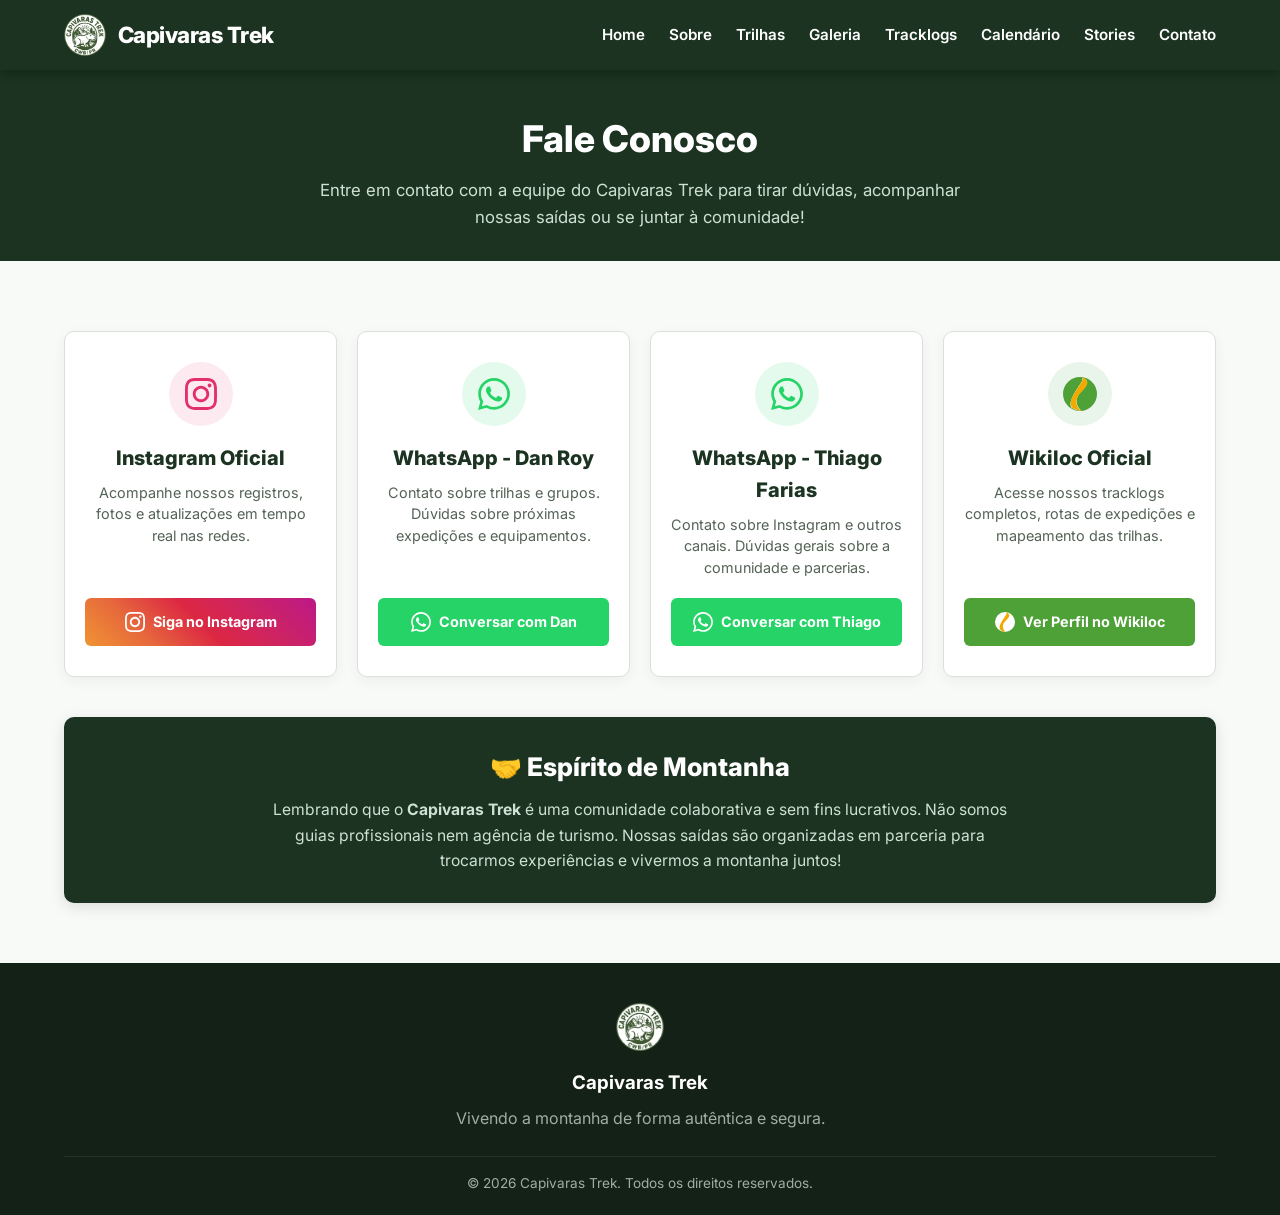
<file: contato.html>
<!DOCTYPE html>
<html lang="pt-BR">
<head>
  <meta charset="UTF-8">
  <meta name="viewport" content="width=device-width, initial-scale=1.0">
  <title>Contato - Capivaras Trek</title>
  <link rel="stylesheet" href="style.css">
  <link rel="preconnect" href="https://fonts.googleapis.com">
  <link rel="preconnect" href="https://fonts.gstatic.com" crossorigin>
  <link href="https://fonts.googleapis.com/css2?family=Inter:wght@400;600;700;800&display=swap" rel="stylesheet">
  
  <style>
    /* Estilos específicos da página de Contato */
    .contact-grid {
      display: grid;
      grid-template-columns: repeat(4, 1fr);
      gap: 20px;
      margin-top: 30px;
    }

    .contact-card {
      background-color: #ffffff;
      border: 1px solid #dcdfdc;
      border-radius: 10px;
      padding: 30px 20px;
      text-align: center;
      box-shadow: 0 4px 14px rgba(0, 0, 0, 0.05);
      transition: transform 0.2s ease, box-shadow 0.2s ease, border-color 0.2s ease;
      display: flex;
      flex-direction: column;
      align-items: center;
      justify-content: space-between;
    }

    .contact-card:hover {
      transform: translateY(-4px);
      box-shadow: 0 8px 24px rgba(0, 0, 0, 0.1);
      border-color: #2d7a3e;
    }

    .contact-icon-wrapper {
      width: 64px;
      height: 64px;
      border-radius: 50%;
      display: flex;
      align-items: center;
      justify-content: center;
      margin: 0 auto 16px auto;
    }

    .contact-icon-wrapper.insta-bg {
      background: rgba(225, 48, 108, 0.1);
      color: #e1306c;
    }

    .contact-icon-wrapper.whats-bg {
      background: rgba(37, 211, 102, 0.12);
      color: #25d366;
    }

    .contact-icon-wrapper.wikiloc-bg {
      background: rgba(76, 175, 80, 0.12);
      color: #4ea137;
    }

    .contact-card h3 {
      color: #1b3320;
      font-size: 1.25rem;
      font-weight: 800;
      margin-bottom: 8px;
    }

    .contact-card p {
      color: #556357;
      font-size: 0.9rem;
      margin-bottom: 20px;
      line-height: 1.5;
    }

    .btn-contact {
      display: inline-flex;
      align-items: center;
      justify-content: center;
      gap: 8px;
      width: 100%;
      padding: 12px 14px;
      border-radius: 6px;
      font-weight: 700;
      font-size: 0.9rem;
      text-decoration: none;
      transition: all 0.2s ease;
    }

    .btn-contact svg {
      width: 20px;
      height: 20px;
    }

    .btn-instagram {
      background: linear-gradient(45deg, #f09433, #e6683c, #dc2743, #cc2366, #bc1888);
      color: #ffffff;
    }

    .btn-instagram:hover {
      opacity: 0.92;
      transform: scale(1.02);
    }

    .btn-whatsapp {
      background-color: #25d366;
      color: #ffffff;
    }

    .btn-whatsapp:hover {
      background-color: #1ebc57;
      transform: scale(1.02);
    }

    .btn-wikiloc {
      background-color: #4ea137;
      color: #ffffff;
    }

    .btn-wikiloc:hover {
      background-color: #3b8228;
      transform: scale(1.02);
    }

    /* Card Transparência / Comunidade */
    .community-box {
      background-color: #1b3320;
      color: #ffffff;
      border-radius: 10px;
      padding: 30px;
      margin-top: 40px;
      text-align: center;
      box-shadow: 0 4px 15px rgba(0, 0, 0, 0.12);
    }

    .community-box h2 {
      font-size: 1.6rem;
      font-weight: 800;
      margin-bottom: 10px;
    }

    .community-box p {
      color: #d0e0d2;
      max-width: 750px;
      margin: 0 auto;
      font-size: 0.98rem;
      line-height: 1.6;
    }

    /* Regras de Responsividade */
    @media (max-width: 1100px) {
      .contact-grid {
        grid-template-columns: repeat(2, 1fr);
      }
    }

    @media (max-width: 600px) {
      .contact-grid {
        grid-template-columns: 1fr;
      }
    }
  </style>
</head>
<body>

  <!-- Header Fixo / Navbar -->
  <header class="navbar">
    <div class="container nav-container">
      <a href="index.html" class="brand">
        <img src="Imagens/logo.png" alt="Capivaras Trek Logo" class="logo-img">
        <span class="brand-name">Capivaras Trek</span>
      </a>

      <!-- Botão Hambúrguer Mobile -->
      <button class="mobile-menu-btn" id="mobile-menu-btn" aria-label="Abrir Menu">
        <span></span>
        <span></span>
        <span></span>
      </button>

      <!-- Links de Navegação -->
      <nav class="nav-links" id="nav-links">
        <a href="index.html#home" onclick="closeMenu()">Home</a>
        <a href="index.html#sobre" onclick="closeMenu()">Sobre</a>
        <a href="trilhas.html" onclick="closeMenu()">Trilhas</a>
        <a href="galeria.html" onclick="closeMenu()">Galeria</a>
        <a href="tracklogs.html" onclick="closeMenu()">Tracklogs</a>
        <a href="calendario.html" onclick="closeMenu()">Calendário</a>
        <a href="stories.html" onclick="closeMenu()">Stories</a>
        <a href="contato.html" class="active" onclick="closeMenu()">Contato</a>
      </nav>
    </div>
  </header>

  <!-- Banner do Topo -->
  <section class="page-header section" style="padding-top: 110px; padding-bottom: 30px; background-color: #1b3320; color: #ffffff; text-align: center;">
    <div class="container">
      <h1 style="font-size: 2.3rem; font-weight: 800; margin-bottom: 8px;">Fale Conosco</h1>
      <p style="max-width: 700px; margin: 0 auto; color: #d0e0d2; font-size: 1.05rem;">
        Entre em contato com a equipe do Capivaras Trek para tirar dúvidas, acompanhar nossas saídas ou se juntar à comunidade!
      </p>
    </div>
  </section>

  <!-- Conteúdo Principal -->
  <main class="section" style="padding-top: 40px; padding-bottom: 60px;">
    <div class="container">

      <!-- Grade de Cards de Contato (4 Colunas) -->
      <div class="contact-grid">

        <!-- Card 1: Instagram -->
        <article class="contact-card">
          <div>
            <div class="contact-icon-wrapper insta-bg">
              <svg width="32" height="32" viewBox="0 0 24 24" fill="currentColor">
                <path d="M12 2.163c3.204 0 3.584.012 4.85.07 3.252.148 4.771 1.691 4.919 4.919.058 1.265.069 1.645.069 4.849 0 3.205-.012 3.584-.069 4.849-.149 3.225-1.664 4.771-4.919 4.919-1.266.058-1.644.07-4.85.07-3.204 0-3.584-.012-4.849-.07-3.26-.149-4.771-1.699-4.919-4.92-.058-1.265-.07-1.644-.07-4.849 0-3.204.013-3.583.07-4.849.149-3.227 1.664-4.771 4.919-4.919 1.266-.057 1.645-.069 4.849-.069zm0-2.163c-3.259 0-3.667.014-4.947.072-4.358.2-6.78 2.618-6.98 6.98-.059 1.281-.073 1.689-.073 4.948 0 3.259.014 3.668.072 4.948.2 4.358 2.618 6.78 6.98 6.98 1.281.058 1.689.072 4.948.072 3.259 0 3.668-.014 4.948-.072 4.354-.2 6.782-2.618 6.979-6.98.059-1.28.073-1.689.073-4.948 0-3.259-.014-3.667-.072-4.947-.196-4.354-2.617-6.78-6.979-6.98-1.281-.059-1.69-.073-4.949-.073zm0 5.838c-3.403 0-6.162 2.759-6.162 6.162s2.759 6.163 6.162 6.163 6.162-2.759 6.162-6.163c0-3.403-2.759-6.162-6.162-6.162zm0 10.162c-2.209 0-4-1.79-4-4 0-2.209 1.791-4 4-4s4 1.791 4 4c0 2.21-1.791 4-4 4zm6.406-11.845c-.796 0-1.441.645-1.441 1.44s.645 1.44 1.441 1.44c.795 0 1.439-.645 1.439-1.44s-.644-1.44-1.439-1.44z"/>
              </svg>
            </div>
            <h3>Instagram Oficial</h3>
            <p>Acompanhe nossos registros, fotos e atualizações em tempo real nas redes.</p>
          </div>
          <a href="https://www.instagram.com/capivaras_trek?stkn=MWF0bjI2d3V1anRoMQ==" target="_blank" rel="noopener noreferrer" class="btn-contact btn-instagram">
            <svg viewBox="0 0 24 24" fill="currentColor">
              <path d="M12 2.163c3.204 0 3.584.012 4.85.07 3.252.148 4.771 1.691 4.919 4.919.058 1.265.069 1.645.069 4.849 0 3.205-.012 3.584-.069 4.849-.149 3.225-1.664 4.771-4.919 4.919-1.266.058-1.644.07-4.85.07-3.204 0-3.584-.012-4.849-.07-3.26-.149-4.771-1.699-4.919-4.92-.058-1.265-.07-1.644-.07-4.849 0-3.204.013-3.583.07-4.849.149-3.227 1.664-4.771 4.919-4.919 1.266-.057 1.645-.069 4.849-.069zm0-2.163c-3.259 0-3.667.014-4.947.072-4.358.2-6.78 2.618-6.98 6.98-.059 1.281-.073 1.689-.073 4.948 0 3.259.014 3.668.072 4.948.2 4.358 2.618 6.78 6.98 6.98 1.281.058 1.689.072 4.948.072 3.259 0 3.668-.014 4.948-.072 4.354-.2 6.782-2.618 6.979-6.98.059-1.28.073-1.689.073-4.948 0-3.259-.014-3.667-.072-4.947-.196-4.354-2.617-6.78-6.979-6.98-1.281-.059-1.69-.073-4.949-.073zm0 5.838c-3.403 0-6.162 2.759-6.162 6.162s2.759 6.163 6.162 6.163 6.162-2.759 6.162-6.163c0-3.403-2.759-6.162-6.162-6.162zm0 10.162c-2.209 0-4-1.79-4-4 0-2.209 1.791-4 4-4s4 1.791 4 4c0 2.21-1.791 4-4 4zm6.406-11.845c-.796 0-1.441.645-1.441 1.44s.645 1.44 1.441 1.44c.795 0 1.439-.645 1.439-1.44s-.644-1.44-1.439-1.44z"/>
            </svg>
            Siga no Instagram
          </a>
        </article>

        <!-- Card 2: WhatsApp - Dan Roy -->
        <article class="contact-card">
          <div>
            <div class="contact-icon-wrapper whats-bg">
              <svg width="32" height="32" viewBox="0 0 24 24" fill="currentColor">
                <path d="M.057 24l1.687-6.163c-1.041-1.804-1.588-3.849-1.587-5.946.003-6.556 5.338-11.891 11.893-11.891 3.181.001 6.167 1.24 8.413 3.488 2.245 2.248 3.481 5.236 3.48 8.414-.003 6.557-5.338 11.892-11.893 11.892-1.99-.001-3.951-.5-5.688-1.448l-6.305 1.654zm6.597-3.807c1.676.995 3.276 1.591 5.392 1.592 5.448 0 9.886-4.434 9.889-9.885.002-5.462-4.415-9.89-9.881-9.892-5.452 0-9.887 4.434-9.889 9.884-.001 2.225.651 3.891 1.746 5.634l-.999 3.648 3.742-.981zm11.387-5.464c-.074-.124-.272-.198-.57-.347-.297-.149-1.758-.868-2.031-.967-.272-.099-.47-.149-.669.149-.198.297-.768.967-.941 1.165-.173.198-.347.223-.644.074-.297-.149-1.255-.462-2.39-1.475-.883-.788-1.48-1.761-1.653-2.059-.173-.297-.018-.458.13-.606.134-.133.297-.347.446-.521.151-.172.2-.296.3-.495.099-.198.05-.372-.025-.521-.075-.148-.669-1.611-.916-2.206-.242-.579-.487-.501-.669-.51l-.57-.01c-.198 0-.52.074-.792.372s-1.04 1.016-1.04 2.479 1.065 2.876 1.213 3.074c.149.198 2.095 3.2 5.076 4.487.709.306 1.263.489 1.694.626.712.226 1.36.194 1.872.118.571-.085 1.758-.719 2.006-1.413.248-.695.248-1.29.173-1.414z"/>
              </svg>
            </div>
            <h3>WhatsApp - Dan Roy</h3>
            <p>Contato sobre trilhas e grupos. Dúvidas sobre próximas expedições e equipamentos.</p>
          </div>
          <a href="https://wa.me/554199059913" target="_blank" rel="noopener noreferrer" class="btn-contact btn-whatsapp">
            <svg viewBox="0 0 24 24" fill="currentColor">
              <path d="M.057 24l1.687-6.163c-1.041-1.804-1.588-3.849-1.587-5.946.003-6.556 5.338-11.891 11.893-11.891 3.181.001 6.167 1.24 8.413 3.488 2.245 2.248 3.481 5.236 3.48 8.414-.003 6.557-5.338 11.892-11.893 11.892-1.99-.001-3.951-.5-5.688-1.448l-6.305 1.654zm6.597-3.807c1.676.995 3.276 1.591 5.392 1.592 5.448 0 9.886-4.434 9.889-9.885.002-5.462-4.415-9.89-9.881-9.892-5.452 0-9.887 4.434-9.889 9.884-.001 2.225.651 3.891 1.746 5.634l-.999 3.648 3.742-.981zm11.387-5.464c-.074-.124-.272-.198-.57-.347-.297-.149-1.758-.868-2.031-.967-.272-.099-.47-.149-.669.149-.198.297-.768.967-.941 1.165-.173.198-.347.223-.644.074-.297-.149-1.255-.462-2.39-1.475-.883-.788-1.48-1.761-1.653-2.059-.173-.297-.018-.458.13-.606.134-.133.297-.347.446-.521.151-.172.2-.296.3-.495.099-.198.05-.372-.025-.521-.075-.148-.669-1.611-.916-2.206-.242-.579-.487-.501-.669-.51l-.57-.01c-.198 0-.52.074-.792.372s-1.04 1.016-1.04 2.479 1.065 2.876 1.213 3.074c.149.198 2.095 3.2 5.076 4.487.709.306 1.263.489 1.694.626.712.226 1.36.194 1.872.118.571-.085 1.758-.719 2.006-1.413.248-.695.248-1.29.173-1.414z"/>
            </svg>
            Conversar com Dan
          </a>
        </article>

        <!-- Card 3: WhatsApp - Thiago Farias -->
        <article class="contact-card">
          <div>
            <div class="contact-icon-wrapper whats-bg">
              <svg width="32" height="32" viewBox="0 0 24 24" fill="currentColor">
                <path d="M.057 24l1.687-6.163c-1.041-1.804-1.588-3.849-1.587-5.946.003-6.556 5.338-11.891 11.893-11.891 3.181.001 6.167 1.24 8.413 3.488 2.245 2.248 3.481 5.236 3.48 8.414-.003 6.557-5.338 11.892-11.893 11.892-1.99-.001-3.951-.5-5.688-1.448l-6.305 1.654zm6.597-3.807c1.676.995 3.276 1.591 5.392 1.592 5.448 0 9.886-4.434 9.889-9.885.002-5.462-4.415-9.89-9.881-9.892-5.452 0-9.887 4.434-9.889 9.884-.001 2.225.651 3.891 1.746 5.634l-.999 3.648 3.742-.981zm11.387-5.464c-.074-.124-.272-.198-.57-.347-.297-.149-1.758-.868-2.031-.967-.272-.099-.47-.149-.669.149-.198.297-.768.967-.941 1.165-.173.198-.347.223-.644.074-.297-.149-1.255-.462-2.39-1.475-.883-.788-1.48-1.761-1.653-2.059-.173-.297-.018-.458.13-.606.134-.133.297-.347.446-.521.151-.172.2-.296.3-.495.099-.198.05-.372-.025-.521-.075-.148-.669-1.611-.916-2.206-.242-.579-.487-.501-.669-.51l-.57-.01c-.198 0-.52.074-.792.372s-1.04 1.016-1.04 2.479 1.065 2.876 1.213 3.074c.149.198 2.095 3.2 5.076 4.487.709.306 1.263.489 1.694.626.712.226 1.36.194 1.872.118.571-.085 1.758-.719 2.006-1.413.248-.695.248-1.29.173-1.414z"/>
              </svg>
            </div>
            <h3>WhatsApp - Thiago Farias</h3>
            <p>Contato sobre Instagram e outros canais. Dúvidas gerais sobre a comunidade e parcerias.</p>
          </div>
          <a href="https://wa.me/5541991359782" target="_blank" rel="noopener noreferrer" class="btn-contact btn-whatsapp">
            <svg viewBox="0 0 24 24" fill="currentColor">
              <path d="M.057 24l1.687-6.163c-1.041-1.804-1.588-3.849-1.587-5.946.003-6.556 5.338-11.891 11.893-11.893 3.181.001 6.167 1.24 8.413 3.488 2.245 2.248 3.481 5.236 3.48 8.414-.003 6.557-5.338 11.892-11.893 11.892-1.99-.001-3.951-.5-5.688-1.448l-6.305 1.654zm6.597-3.807c1.676.995 3.276 1.591 5.392 1.592 5.448 0 9.886-4.434 9.889-9.885.002-5.462-4.415-9.89-9.881-9.892-5.452 0-9.887 4.434-9.889 9.884-.001 2.225.651 3.891 1.746 5.634l-.999 3.648 3.742-.981zm11.387-5.464c-.074-.124-.272-.198-.57-.347-.297-.149-1.758-.868-2.031-.967-.272-.099-.47-.149-.669.149-.198.297-.768.967-.941 1.165-.173.198-.347.223-.644.074-.297-.149-1.255-.462-2.39-1.475-.883-.788-1.48-1.761-1.653-2.059-.173-.297-.018-.458.13-.606.134-.133.297-.347.446-.521.151-.172.2-.296.3-.495.099-.198.05-.372-.025-.521-.075-.148-.669-1.611-.916-2.206-.242-.579-.487-.501-.669-.51l-.57-.01c-.198 0-.52.074-.792.372s-1.04 1.016-1.04 2.479 1.065 2.876 1.213 3.074c.149.198 2.095 3.2 5.076 4.487.709.306 1.263.489 1.694.626.712.226 1.36.194 1.872.118.571-.085 1.758-.719 2.006-1.413.248-.695.248-1.29.173-1.414z"/>
            </svg>
            Conversar com Thiago
          </a>
        </article>

        <!-- Card 4: Wikiloc (Harmonizado com fundo translúcido e ícone proporcional) -->
        <article class="contact-card">
          <div>
            <div class="contact-icon-wrapper wikiloc-bg">
              <svg width="34" height="34" viewBox="0 0 100 100">
                <!-- Círculo Verde Base -->
                <circle cx="50" cy="50" r="50" fill="#4ea137"/>
                <!-- Borda Branca Externa do Caminho -->
                <path d="M 58,1.2 C 61.5,1.8 68.5,8 70,11.5 C 75,20 63,33 50,47 C 40,58 38,71 42.5,83.5 C 44.5,89 48,93.5 53.5,98 C 45,99.5 35,97 27,91.5 C 19.5,86 21,72 28,58.5 C 38,39 50,22 55.5,13.5 C 57.5,10.5 57,5 58,1.2 Z" fill="#ffffff"/>
                <!-- Caminho Sinuoso Laranja -->
                <path d="M 59.5,1 C 63,2 69,9 70.5,13 C 75.5,22 62.5,35 49,49 C 39,60 37.5,73 42,85 C 43.8,90 47.5,94.5 53,99 C 47,99.5 38.5,97 31,93 C 22,88 20,74 27,60 C 37,40 49,23.5 55,14.5 C 57,11.5 58,5 59.5,1 Z" fill="#f2a900"/>
              </svg>
            </div>
            <h3>Wikiloc Oficial</h3>
            <p>Acesse nossos tracklogs completos, rotas de expedições e mapeamento das trilhas.</p>
          </div>
          <a href="https://www.wikiloc.com/wikiloc/user.do?id=15150739" target="_blank" rel="noopener noreferrer" class="btn-contact btn-wikiloc">
            <svg viewBox="0 0 100 100" style="width: 20px; height: 20px;">
              <circle cx="50" cy="50" r="50" fill="#ffffff"/>
              <path d="M 59.5,1 C 63,2 69,9 70.5,13 C 75.5,22 62.5,35 49,49 C 39,60 37.5,73 42,85 C 43.8,90 47.5,94.5 53,99 C 47,99.5 38.5,97 31,93 C 22,88 20,74 27,60 C 37,40 49,23.5 55,14.5 C 57,11.5 58,5 59.5,1 Z" fill="#f2a900"/>
            </svg>
            Ver Perfil no Wikiloc
          </a>
        </article>

      </div>

      <!-- Caixa Informativa de Comunidade -->
      <div class="community-box">
        <h2>🤝 Espírito de Montanha</h2>
        <p>
          Lembrando que o <strong>Capivaras Trek</strong> é uma comunidade colaborativa e sem fins lucrativos. Não somos guias profissionais nem agência de turismo. Nossas saídas são organizadas em parceria para trocarmos experiências e vivermos a montanha juntos!
        </p>
      </div>

    </div>
  </main>

  <!-- Footer -->
  <footer class="footer">
    <div class="container">
      <div class="footer-brand">
        <img src="Imagens/logo.png" alt="Capivaras Trek Logo" class="footer-logo">
        <h3>Capivaras Trek</h3>
        <p>Vivendo a montanha de forma autêntica e segura.</p>
      </div>
      <div class="footer-copy">
        <p>&copy; 2026 Capivaras Trek. Todos os direitos reservados.</p>
      </div>
    </div>
  </footer>

  <script>
    // Menu Mobile
    const mobileBtn = document.getElementById('mobile-menu-btn');
    const navLinks = document.getElementById('nav-links');

    mobileBtn.addEventListener('click', () => {
      mobileBtn.classList.toggle('active');
      navLinks.classList.toggle('active');
    });

    function closeMenu() {
      mobileBtn.classList.remove('active');
      navLinks.classList.remove('active');
    }
  </script>
</body>
</html>
</file>
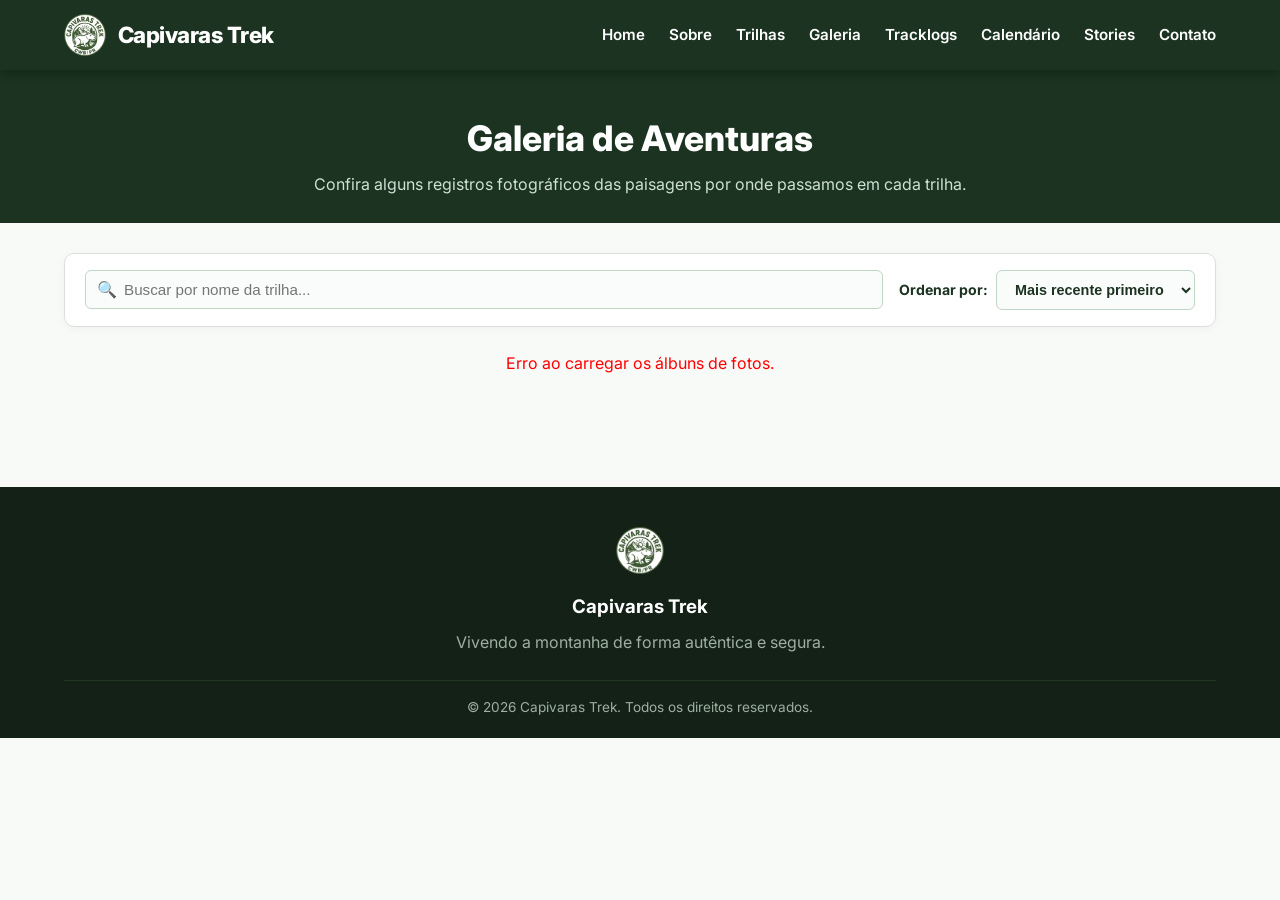
<file: galeria.html>
<!DOCTYPE html>
<html lang="pt-BR">
<head>
  <meta charset="UTF-8">
  <meta name="viewport" content="width=device-width, initial-scale=1.0">
  <title>Galeria - Capivaras Trek</title>
  <link rel="stylesheet" href="style.css">
  <link rel="preconnect" href="https://fonts.googleapis.com">
  <link rel="preconnect" href="https://fonts.gstatic.com" crossorigin>
  <link href="https://fonts.googleapis.com/css2?family=Inter:wght@400;600;700;800&display=swap" rel="stylesheet">
  
  <style>
    /* Controls Bar (Filtros e Ordenação) */
    .controls-bar {
      display: flex;
      gap: 16px;
      margin: 0 0 24px 0;
      flex-wrap: wrap;
      background: #ffffff;
      padding: 16px 20px;
      border-radius: 10px;
      border: 1px solid #dcdfdc;
      box-shadow: 0 2px 8px rgba(0,0,0,0.04);
      align-items: center;
    }

    .search-box {
      flex: 1;
      min-width: 240px;
      position: relative;
    }

    .search-input {
      width: 100%;
      padding: 10px 14px 10px 38px;
      border: 1px solid #c2d6c5;
      border-radius: 6px;
      font-size: 0.95rem;
      color: #1b3320;
      outline: none;
      transition: border-color 0.2s ease;
      background: #fafcfb;
    }

    .search-input:focus {
      border-color: #2d7a3e;
      background: #ffffff;
    }

    .search-icon {
      position: absolute;
      left: 12px;
      top: 50%;
      transform: translateY(-50%);
      color: #7a8a7c;
      font-size: 1rem;
      pointer-events: none;
    }

    .sort-box {
      display: flex;
      align-items: center;
      gap: 8px;
    }

    .sort-box label {
      font-size: 0.88rem;
      font-weight: 700;
      color: #1b3320;
    }

    .sort-select {
      padding: 10px 14px;
      border: 1px solid #c2d6c5;
      border-radius: 6px;
      font-size: 0.9rem;
      color: #1b3320;
      background: #fafcfb;
      outline: none;
      cursor: pointer;
      font-weight: 600;
    }

    .sort-select:focus {
      border-color: #2d7a3e;
    }

    /* Grade de Álbuns de Galeria */
    .galeria-grid {
      display: grid;
      grid-template-columns: repeat(3, 1fr);
      gap: 24px;
      margin: 10px 0 30px 0;
    }

    .galeria-card {
      background: #ffffff;
      border: 1px solid #dcdfdc;
      border-radius: 10px;
      overflow: hidden;
      box-shadow: 0 4px 14px rgba(0, 0, 0, 0.06);
      transition: transform 0.2s ease, box-shadow 0.2s ease, border-color 0.2s ease;
      display: flex;
      flex-direction: column;
      text-decoration: none;
      color: inherit;
    }

    .galeria-card.has-link:hover {
      transform: translateY(-4px);
      box-shadow: 0 8px 22px rgba(0, 0, 0, 0.12);
      border-color: #2d7a3e;
      cursor: pointer;
    }

    .galeria-card.disabled {
      cursor: default;
    }

    .galeria-img-box {
      position: relative;
      width: 100%;
      height: 220px;
      background: #eef2ef;
      overflow: hidden;
    }

    .galeria-img {
      width: 100%;
      height: 100%;
      object-fit: cover;
      display: block;
      transition: transform 0.3s ease;
    }

    .galeria-card.has-link:hover .galeria-img {
      transform: scale(1.05);
    }

    .no-image-placeholder {
      width: 100%;
      height: 100%;
      background-color: #e2e8e3;
      color: #7a8a7c;
      display: flex;
      align-items: center;
      justify-content: center;
      font-size: 0.9rem;
      font-weight: 700;
      letter-spacing: 0.5px;
      text-transform: uppercase;
    }

    .badge-google-fotos {
      position: absolute;
      top: 12px;
      right: 12px;
      background: rgba(27, 51, 32, 0.85);
      backdrop-filter: blur(4px);
      color: #ffffff;
      padding: 4px 10px;
      border-radius: 20px;
      font-size: 0.75rem;
      font-weight: 700;
      display: flex;
      align-items: center;
      gap: 6px;
      box-shadow: 0 2px 6px rgba(0,0,0,0.2);
    }

    .galeria-info {
      padding: 18px 20px;
      display: flex;
      flex-direction: column;
      flex-grow: 1;
      justify-content: space-between;
    }

    .galeria-titulo {
      color: #1b3320;
      font-size: 1.25rem;
      font-weight: 800;
      margin: 0 0 8px 0;
      line-height: 1.3;
    }

    .galeria-data {
      font-size: 0.88rem;
      color: #556357;
      margin-bottom: 16px;
      display: flex;
      align-items: center;
      gap: 6px;
      font-weight: 600;
    }

    .btn-abrir-album {
      margin-top: auto;
      background-color: #eaf2eb;
      color: #1b3320;
      border: 1px solid #c2d6c5;
      padding: 10px 14px;
      border-radius: 6px;
      font-size: 0.88rem;
      font-weight: 700;
      text-align: center;
      transition: all 0.2s ease;
      display: flex;
      align-items: center;
      justify-content: center;
      gap: 8px;
    }

    .galeria-card.has-link:hover .btn-abrir-album {
      background-color: #2d7a3e;
      color: #ffffff;
      border-color: #2d7a3e;
    }

    .btn-abrir-album.disabled-btn {
      background-color: #f0f2f0;
      color: #8c998e;
      border-color: #d5ded7;
    }

    /* Responsividade */
    @media (max-width: 992px) {
      .galeria-grid {
        grid-template-columns: repeat(2, 1fr);
      }
    }
    @media (max-width: 600px) {
      .galeria-grid {
        grid-template-columns: 1fr;
      }
      .controls-bar {
        flex-direction: column;
        align-items: stretch;
      }
      .sort-box {
        justify-content: space-between;
      }
    }
  </style>
</head>
<body>

  <!-- Header Fixo -->
  <header class="navbar">
    <div class="container nav-container">
      <a href="index.html" class="brand">
        <img src="Imagens/logo.png" alt="Capivaras Trek Logo" class="logo-img">
        <span class="brand-name">Capivaras Trek</span>
      </a>

      <button class="mobile-menu-btn" id="mobile-menu-btn" aria-label="Abrir Menu">
        <span></span><span></span><span></span>
      </button>

      <!-- Links de Navegação -->
      <nav class="nav-links" id="nav-links">
        <a href="index.html#home" onclick="closeMenu()">Home</a>
        <a href="index.html#sobre" onclick="closeMenu()">Sobre</a>
        <a href="trilhas.html" onclick="closeMenu()">Trilhas</a>
        <a href="galeria.html" class="active" onclick="closeMenu()">Galeria</a>
        <a href="tracklogs.html" onclick="closeMenu()">Tracklogs</a>
        <a href="calendario.html" onclick="closeMenu()">Calendário</a>
        <a href="stories.html" onclick="closeMenu()">Stories</a>
        <a href="contato.html" onclick="closeMenu()">Contato</a>
      </nav>
    </div>
  </header>

  <!-- Banner do Topo -->
  <section class="page-header section" style="padding-top: 110px; padding-bottom: 25px; background-color: #1b3320; color: #ffffff; text-align: center;">
    <div class="container">
      <h1 style="font-size: 2.2rem; font-weight: 800; margin-bottom: 6px;">Galeria de Aventuras</h1>
      <p style="max-width: 700px; margin: 0 auto; color: #d0e0d2; font-size: 1rem;">
        Confira alguns registros fotográficos das paisagens por onde passamos em cada trilha.
      </p>
    </div>
  </section>

  <!-- Conteúdo Principal -->
  <main class="section" style="padding-top: 30px;">
    <div class="container">
      
      <!-- Controles de Filtro e Ordenação -->
      <div class="controls-bar">
        <div class="search-box">
          <span class="search-icon">🔍</span>
          <input type="text" id="searchInput" class="search-input" placeholder="Buscar por nome da trilha..." oninput="filterAndRenderGaleria()">
        </div>
        <div class="sort-box">
          <label for="sortSelect">Ordenar por:</label>
          <select id="sortSelect" class="sort-select" onchange="filterAndRenderGaleria()">
            <option value="data-desc">Mais recente primeiro</option>
            <option value="data-asc">Mais antigo primeiro</option>
            <option value="nome-asc">Nome (A-Z)</option>
            <option value="nome-desc">Nome (Z-A)</option>
          </select>
        </div>
      </div>

      <!-- Grade de Álbuns -->
      <div class="galeria-grid" id="galeriaGrid">
        <p style="padding: 20px; text-align: center; width: 100%; grid-column: 1 / -1;">Carregando galeria...</p>
      </div>

    </div>
  </main>

  <!-- Footer -->
  <footer class="footer">
    <div class="container">
      <div class="footer-brand">
        <img src="Imagens/logo.png" alt="Capivaras Trek Logo" class="footer-logo">
        <h3>Capivaras Trek</h3>
        <p>Vivendo a montanha de forma autêntica e segura.</p>
      </div>
      <div class="footer-copy">
        <p>&copy; 2026 Capivaras Trek. Todos os direitos reservados.</p>
      </div>
    </div>
  </footer>

  <script>
    const GOOGLE_SHEET_PAGINA1_URL = 'https://docs.google.com/spreadsheets/d/e/2PACX-1vSYLi9oSrKvebix3RSQ4L9705UZZS1z9duOlFyv8DzrTkAP34rniv2SEmi0NDfyK1KRjFns8UU8M3VI/pub?gid=0&single=true&output=csv';

    let galeriaData = [];

    function parseCSV(text) {
      const lines = text.split('\n').map(l => l.trim()).filter(l => l.length > 0);
      if (lines.length < 2) return [];

      const splitLine = (line) => {
        const result = [];
        let current = '';
        let inQuotes = false;
        for (let i = 0; i < line.length; i++) {
          const char = line[i];
          if (char === '"') {
            inQuotes = !inQuotes;
          } else if (char === ',' && !inQuotes) {
            result.push(current.trim().replace(/^"|"$/g, ''));
            current = '';
          } else {
            current += char;
          }
        }
        result.push(current.trim().replace(/^"|"$/g, ''));
        return result;
      };

      const headers = splitLine(lines[0]).map(h => h.toLowerCase().replace(/\s+/g, ''));

      return lines.slice(1).map(line => {
        const values = splitLine(line);
        const obj = {};
        headers.forEach((header, index) => {
          obj[header] = values[index] || '';
        });
        return obj;
      });
    }

    function parseDateToTimestamp(dateStr) {
      if (!dateStr || typeof dateStr !== 'string') return 0;
      const parts = dateStr.trim().split('/');
      if (parts.length === 3) {
        const day = parseInt(parts[0], 10);
        const month = parseInt(parts[1], 10) - 1;
        const year = parseInt(parts[2], 10);
        return new Date(year, month, day).getTime();
      }
      return 0;
    }

    async function loadGaleria() {
      const gridContainer = document.getElementById('galeriaGrid');
      try {
        const response = await fetch(GOOGLE_SHEET_PAGINA1_URL);
        if (!response.ok) throw new Error('Erro ao buscar dados da planilha');
        
        const csvText = await response.text();
        const parsedData = parseCSV(csvText);

        galeriaData = parsedData.map(obj => ({
          nome: obj['nome'] || '',
          foto: obj['foto'] || '',
          data: obj['data'] || '',
          status: obj['status'] || '',
          linkGoogleFotos: obj['linkgooglefotos'] || obj['googlefotos'] || obj['linkfotos'] || ''
        })).filter(item => item.nome !== '');

        filterAndRenderGaleria();
      } catch (err) {
        console.error("Erro ao carregar a galeria:", err);
        gridContainer.innerHTML = '<p style="color: red; text-align: center; width: 100%; grid-column: 1 / -1;">Erro ao carregar os álbuns de fotos.</p>';
      }
    }

    function filterAndRenderGaleria() {
      const gridContainer = document.getElementById('galeriaGrid');
      const searchTerm = document.getElementById('searchInput').value.toLowerCase().trim();
      const sortValue = document.getElementById('sortSelect').value;

      // 1. Filtrar apenas status 'Realizada' e pelo termo buscado
      let filtered = galeriaData.filter(item => {
        const matchesStatus = (item.status || '').toLowerCase().trim() === 'realizada';
        const matchesSearch = item.nome.toLowerCase().includes(searchTerm);
        return matchesStatus && matchesSearch;
      });

      // 2. Ordenar
      filtered.sort((a, b) => {
        if (sortValue === 'data-desc') {
          return parseDateToTimestamp(b.data) - parseDateToTimestamp(a.data);
        } else if (sortValue === 'data-asc') {
          return parseDateToTimestamp(a.data) - parseDateToTimestamp(b.data);
        } else if (sortValue === 'nome-asc') {
          return a.nome.localeCompare(b.nome);
        } else if (sortValue === 'nome-desc') {
          return b.nome.localeCompare(a.nome);
        }
        return 0;
      });

      // 3. Renderizar resultados
      if (filtered.length === 0) {
        gridContainer.innerHTML = '<p style="text-align: center; width: 100%; color: #556357; grid-column: 1 / -1; padding: 30px 0;">Nenhuma trilha realizada encontrada para o termo pesquisado.</p>';
        return;
      }

      gridContainer.innerHTML = filtered.map(item => {
        const hasLink = item.linkGoogleFotos && item.linkGoogleFotos.trim() !== '';

        const imageMarkup = item.foto 
          ? `<img src="${item.foto}" alt="${item.nome}" class="galeria-img" onerror="this.onerror=null; this.parentNode.innerHTML='<div class=\\'no-image-placeholder\\'>No Image</div>';">`
          : `<div class="no-image-placeholder">No Image</div>`;

        const badgeMarkup = hasLink 
          ? `<span class="badge-google-fotos">📸 Google Fotos</span>` 
          : '';

        const buttonMarkup = hasLink 
          ? `<div class="btn-abrir-album"><span>Ver Fotos da Trilha</span> ↗</div>` 
          : `<div class="btn-abrir-album disabled-btn"><span>Fotos em breve ⏳</span></div>`;

        if (hasLink) {
          return `
            <a href="${item.linkGoogleFotos}" target="_blank" rel="noopener noreferrer" class="galeria-card has-link">
              <div class="galeria-img-box">
                ${imageMarkup}
                ${badgeMarkup}
              </div>
              
              <div class="galeria-info">
                <div>
                  <h3 class="galeria-titulo">${item.nome}</h3>
                  ${item.data ? `<div class="galeria-data">📅 <span>${item.data}</span></div>` : ''}
                </div>
                
                ${buttonMarkup}
              </div>
            </a>
          `;
        } else {
          return `
            <div class="galeria-card disabled">
              <div class="galeria-img-box">
                ${imageMarkup}
              </div>
              
              <div class="galeria-info">
                <div>
                  <h3 class="galeria-titulo">${item.nome}</h3>
                  ${item.data ? `<div class="galeria-data">📅 <span>${item.data}</span></div>` : ''}
                </div>
                
                ${buttonMarkup}
              </div>
            </div>
          `;
        }
      }).join('');
    }

    loadGaleria();

    const mobileBtn = document.getElementById('mobile-menu-btn');
    const navLinks = document.getElementById('nav-links');

    mobileBtn.addEventListener('click', () => {
      mobileBtn.classList.toggle('active');
      navLinks.classList.toggle('active');
    });

    function closeMenu() {
      mobileBtn.classList.remove('active');
      navLinks.classList.remove('active');
    }
  </script>
</body>
</html>
</file>
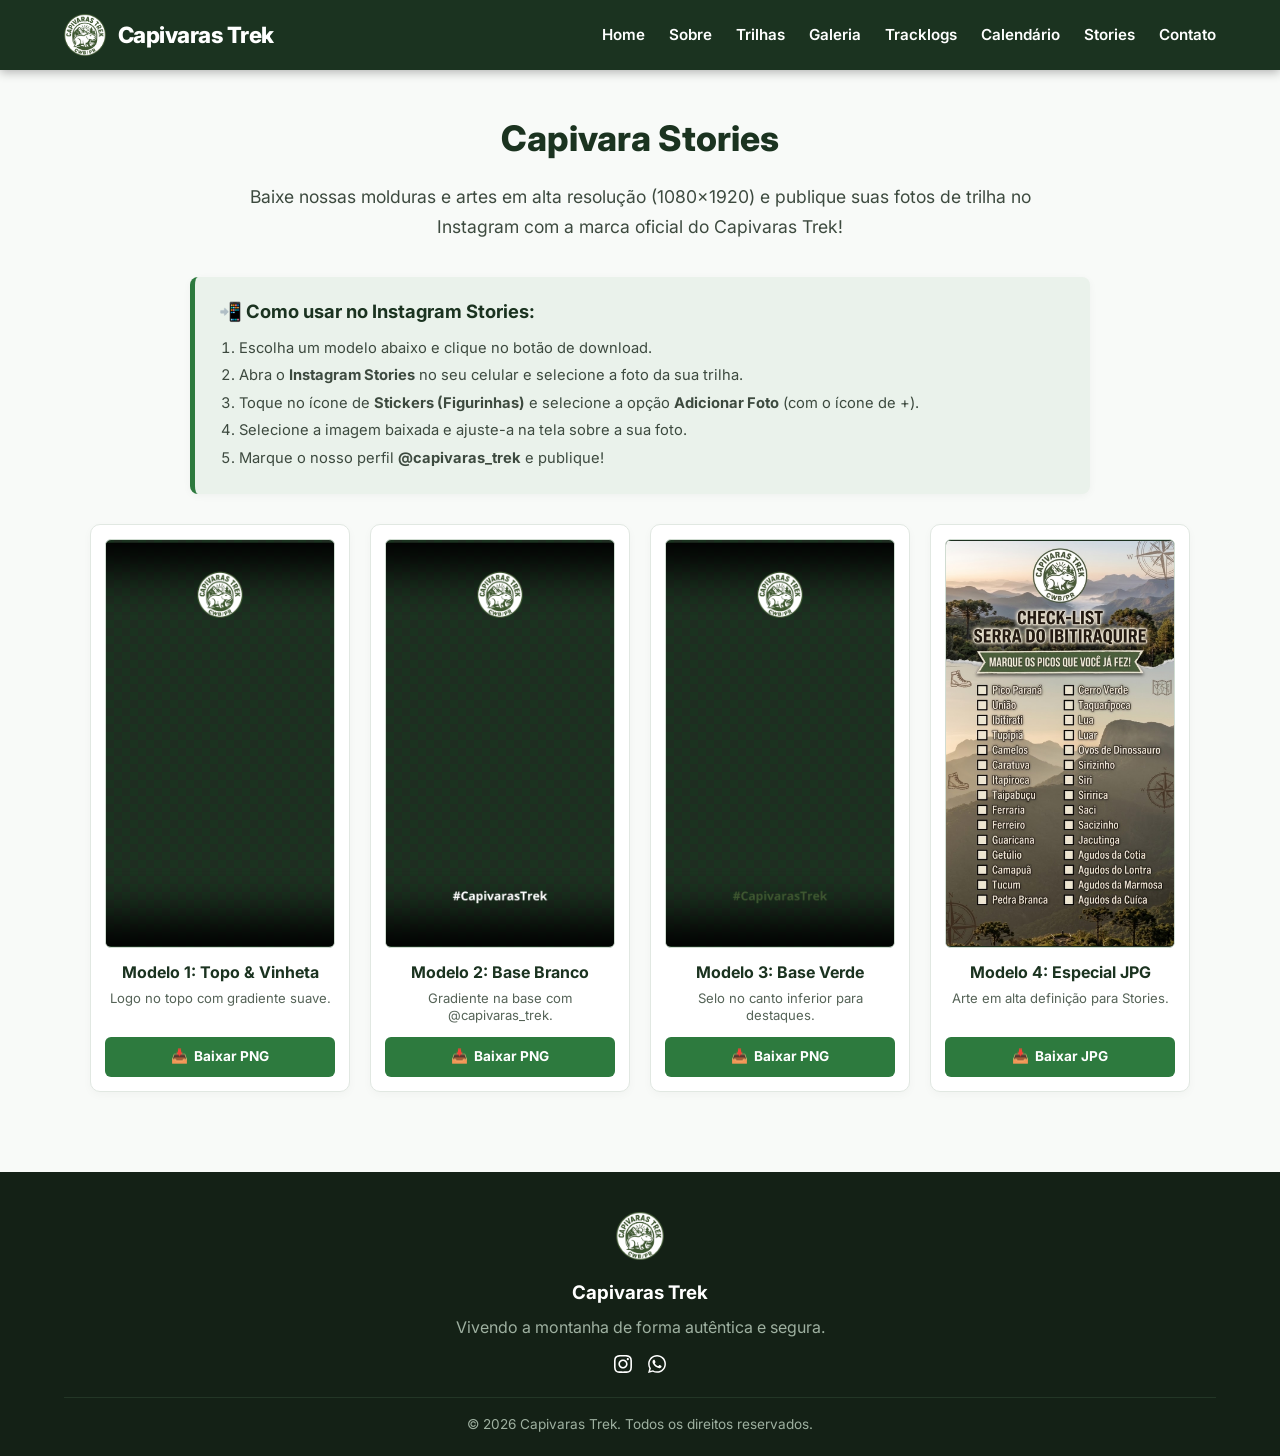
<file: stories.html>
<!DOCTYPE html>
<html lang="pt-BR">
<head>
  <meta charset="UTF-8">
  <meta name="viewport" content="width=device-width, initial-scale=1.0">
  <title>Capivaras Trek - Capivara Stories</title>
  <link rel="stylesheet" href="style.css">
  <link rel="preconnect" href="https://fonts.googleapis.com">
  <link rel="preconnect" href="https://fonts.gstatic.com" crossorigin>
  <link href="https://fonts.googleapis.com/css2?family=Inter:wght@400;600;700;800&display=swap" rel="stylesheet">

  <style>
    .stories-container {
      padding-top: 110px;
      padding-bottom: 80px;
    }

    .instructions-card {
      background-color: #eaf2eb;
      border-left: 5px solid #2d7a3e;
      padding: 20px 24px;
      border-radius: 8px;
      max-width: 900px;
      margin: 0 auto 30px auto;
      box-shadow: 0 2px 8px rgba(0,0,0,0.04);
    }

    .instructions-card h3 {
      color: #1b3320;
      font-size: 1.15rem;
      margin-bottom: 10px;
      font-weight: 700;
    }

    .instructions-list {
      color: #3d4a3f;
      font-size: 0.92rem;
      line-height: 1.6;
      margin-left: 20px;
    }

    .instructions-list li {
      margin-bottom: 4px;
    }

    /* Contêiner em Flexbox centralizado para criar alinhamento simétrico independente da quantidade */
    .models-grid {
      display: flex;
      flex-wrap: wrap;
      justify-content: center;
      gap: 20px;
      max-width: 1200px;
      margin: 0 auto;
    }

    /* Tamanho do card ajustado dinamicamente no layout Flex */
    .model-card {
      background: #ffffff;
      border: 1px solid #e1e8e2;
      border-radius: 10px;
      overflow: hidden;
      box-shadow: 0 3px 10px rgba(0, 0, 0, 0.03);
      display: flex;
      flex-direction: column;
      align-items: center;
      padding: 14px;
      text-align: center;
      transition: transform 0.2s ease, box-shadow 0.2s ease;
      width: calc(25% - 15px); /* Padrão 4 colunas em telas normais */
      min-width: 220px;
      max-width: 260px;
      flex-grow: 0;
      flex-shrink: 0;
    }

    .model-card:hover {
      transform: translateY(-3px);
      box-shadow: 0 6px 16px rgba(0, 0, 0, 0.08);
    }

    /* Preview no formato 9:16 otimizado */
    .preview-box {
      width: 100%;
      aspect-ratio: 9 / 16;
      background-color: #1b3320;
      background-image: linear-gradient(45deg, #1f2d21 25%, transparent 25%), linear-gradient(-45deg, #1f2d21 25%, transparent 25%), linear-gradient(45deg, transparent 75%, #1f2d21 75%), linear-gradient(-45deg, transparent 75%, #1f2d21 75%);
      background-size: 16px 16px;
      background-position: 0 0, 0 8px, 8px -8px, -8px 0px;
      border-radius: 6px;
      margin-bottom: 12px;
      display: flex;
      align-items: center;
      justify-content: center;
      position: relative;
      overflow: hidden;
      border: 1px solid #d0dcd1;
    }

    .preview-img {
      width: 100%;
      height: 100%;
      object-fit: contain;
    }

    .model-card h4 {
      color: #1b3320;
      font-size: 1rem;
      font-weight: 700;
      margin-bottom: 4px;
    }

    .model-card p {
      color: #556357;
      font-size: 0.82rem;
      margin-bottom: 12px;
      line-height: 1.35;
      flex-grow: 1;
    }

    .btn-download {
      display: inline-flex;
      align-items: center;
      justify-content: center;
      gap: 6px;
      background-color: #2d7a3e;
      color: #ffffff;
      text-decoration: none;
      font-weight: 700;
      font-size: 0.85rem;
      padding: 9px 14px;
      border-radius: 6px;
      width: 100%;
      transition: background-color 0.2s ease, transform 0.2s ease;
    }

    .btn-download:hover {
      background-color: #1b3320;
      transform: translateY(-1px);
    }

    /* Estilização dos ícones do Footer */
    .footer-social-icons {
      display: flex;
      justify-content: center;
      align-items: center;
      gap: 16px;
      margin-top: 14px;
    }

    .footer-icon-link {
      color: #ffffff !important;
      display: inline-flex;
      align-items: center;
      justify-content: center;
      transition: opacity 0.2s ease;
    }

    .footer-icon-link:hover {
      opacity: 0.8;
    }

    .footer-icon-link svg {
      width: 18px !important;
      height: 18px !important;
      max-width: 24px !important;
      max-height: 24px !important;
      fill: #ffffff !important;
    }

    /* Responsividade */
    @media (max-width: 992px) {
      .model-card {
        width: calc(33.333% - 14px);
      }
    }

    @media (max-width: 768px) {
      .model-card {
        width: calc(50% - 10px);
        min-width: unset;
      }
    }

    @media (max-width: 480px) {
      .model-card {
        width: 100%;
        max-width: 320px;
      }
    }
  </style>
</head>
<body>

  <!-- Header Fixo -->
  <header class="navbar">
    <div class="container nav-container">
      <a href="index.html" class="brand">
        <img src="Imagens/logo.png" alt="Capivaras Trek Logo" class="logo-img">
        <span class="brand-name">Capivaras Trek</span>
      </a>

      <button class="mobile-menu-btn" id="mobile-menu-btn" aria-label="Abrir Menu">
        <span></span><span></span><span></span>
      </button>

      <nav class="nav-links" id="nav-links">
        <a href="index.html#home" onclick="closeMenu()">Home</a>
        <a href="index.html#sobre" onclick="closeMenu()">Sobre</a>
        <a href="trilhas.html" onclick="closeMenu()">Trilhas</a>
        <a href="galeria.html" onclick="closeMenu()">Galeria</a>
        <a href="tracklogs.html" onclick="closeMenu()">Tracklogs</a>
        <a href="calendario.html" onclick="closeMenu()">Calendário</a>
        <a href="stories.html" class="active" onclick="closeMenu()">Stories</a>
        <a href="contato.html" onclick="closeMenu()">Contato</a>
      </nav>
    </div>
  </header>

  <!-- Seção Principal -->
  <main class="container stories-container">
    <div class="section-header">
      <h2>Capivara Stories</h2>
      <p class="section-desc">
        Baixe nossas molduras e artes em alta resolução (1080x1920) e publique suas fotos de trilha no Instagram com a marca oficial do Capivaras Trek!
      </p>
    </div>

    <!-- Guia de Como Usar -->
    <div class="instructions-card">
      <h3>📲 Como usar no Instagram Stories:</h3>
      <ol class="instructions-list">
        <li>Escolha um modelo abaixo e clique no botão de download.</li>
        <li>Abra o <strong>Instagram Stories</strong> no seu celular e selecione a foto da sua trilha.</li>
        <li>Toque no ícone de <strong>Stickers (Figurinhas)</strong> e selecione a opção <strong>Adicionar Foto</strong> (com o ícone de +).</li>
        <li>Selecione a imagem baixada e ajuste-a na tela sobre a sua foto.</li>
        <li>Marque o nosso perfil <strong>@capivaras_trek</strong> e publique!</li>
      </ol>
    </div>

    <!-- Grade Dinâmica com Centralização Simétrica -->
    <div class="models-grid" id="modelsGrid">
      <!-- Gerado via JavaScript -->
    </div>
  </main>

  <!-- Footer -->
  <footer class="footer">
    <div class="container">
      <div class="footer-brand">
        <img src="Imagens/logo.png" alt="Capivaras Trek Logo" class="footer-logo">
        <h3>Capivaras Trek</h3>
        <p>Vivendo a montanha de forma autêntica e segura.</p>
        
        <div class="footer-social-icons">
          <a href="https://www.instagram.com/capivaras_trek?stkn=MWF0bjI2d3V1anRoMQ==" target="_blank" rel="noopener noreferrer" class="footer-icon-link" aria-label="Instagram">
            <svg width="24" height="24" viewBox="0 0 24 24" fill="#ffffff">
              <path d="M12 2.163c3.204 0 3.584.012 4.85.07 3.252.148 4.771 1.691 4.919 4.919.058 1.265.069 1.645.069 4.849 0 3.205-.012 3.584-.069 4.849-.149 3.225-1.664 4.771-4.919 4.919-1.266.058-1.644.07-4.85.07-3.204 0-3.584-.012-4.849-.07-3.26-.149-4.771-1.699-4.919-4.92-.058-1.265-.07-1.644-.07-4.849 0-3.204.013-3.583.07-4.849.149-3.227 1.664-4.771 4.919-4.919 1.266-.057 1.645-.069 4.849-.069zm0-2.163c-3.259 0-3.667.014-4.947.072-4.358.2-6.78 2.618-6.98 6.98-.059 1.281-.073 1.689-.073 4.948 0 3.259.014 3.668.072 4.948.2 4.358 2.618 6.78 6.98 6.98 1.281.058 1.689.072 4.948.072 3.259 0 3.668-.014 4.948-.072 4.354-.2 6.782-2.618 6.979-6.98.059-1.28.073-1.689.073-4.948 0-3.259-.014-3.667-.072-4.947-.196-4.354-2.617-6.78-6.979-6.98-1.281-.059-1.69-.073-4.949-.073zm0 5.838c-3.403 0-6.162 2.759-6.162 6.162s2.759 6.163 6.162 6.163 6.162-2.759 6.162-6.163c0-3.403-2.759-6.162-6.162-6.162zm0 10.162c-2.209 0-4-1.79-4-4 0-2.209 1.791-4 4-4s4 1.791 4 4c0 2.21-1.791 4-4 4zm6.406-11.845c-.796 0-1.441.645-1.441 1.44s.645 1.44 1.441 1.44c.795 0 1.439-.645 1.439-1.44s-.644-1.44-1.439-1.44z"/>
            </svg>
          </a>
          <a href="https://wa.me/554199059913" target="_blank" rel="noopener noreferrer" class="footer-icon-link" aria-label="WhatsApp Dan">
            <svg width="24" height="24" viewBox="0 0 24 24" fill="#ffffff">
              <path d="M.057 24l1.687-6.163c-1.041-1.804-1.588-3.849-1.587-5.946.003-6.556 5.338-11.891 11.893-11.891 3.181.001 6.167 1.24 8.413 3.488 2.245 2.248 3.481 5.236 3.48 8.414-.003 6.557-5.338 11.892-11.893 11.892-1.99-.001-3.951-.5-5.688-1.448l-6.305 1.654zm6.597-3.807c1.676.995 3.276 1.591 5.392 1.592 5.448 0 9.886-4.434 9.889-9.885.002-5.462-4.415-9.89-9.881-9.892-5.452 0-9.887 4.434-9.889 9.884-.001 2.225.651 3.891 1.746 5.634l-.999 3.648 3.742-.981zm11.387-5.464c-.074-.124-.272-.198-.57-.347-.297-.149-1.758-.868-2.031-.967-.272-.099-.47-.149-.669.149-.198.297-.768.967-.941 1.165-.173.198-.347.223-.644.074-.297-.149-1.255-.462-2.39-1.475-.883-.788-1.48-1.761-1.653-2.059-.173-.297-.018-.458.13-.606.134-.133.297-.347.446-.521.151-.172.2-.296.3-.495.099-.198.05-.372-.025-.521-.075-.148-.669-1.611-.916-2.206-.242-.579-.487-.501-.669-.51l-.57-.01c-.198 0-.52.074-.792.372s-1.04 1.016-1.04 2.479 1.065 2.876 1.213 3.074c.149.198 2.095 3.2 5.076 4.487.709.306 1.263.489 1.694.626.712.226 1.36.194 1.872.118.571-.085 1.758-.719 2.006-1.413.248-.695.248-1.29.173-1.414z"/>
            </svg>
          </a>
        </div>
      </div>
      <div class="footer-copy">
        <p>&copy; 2026 Capivaras Trek. Todos os direitos reservados.</p>
      </div>
    </div>
  </footer>

  <script>
    // Menu Mobile
    const mobileBtn = document.getElementById('mobile-menu-btn');
    const navLinks = document.getElementById('nav-links');

    mobileBtn.addEventListener('click', () => {
      mobileBtn.classList.toggle('active');
      navLinks.classList.toggle('active');
    });

    function closeMenu() {
      mobileBtn.classList.remove('active');
      navLinks.classList.remove('active');
    }

    // LISTA DE MODELOS
    const modelosStories = [
      {
        titulo: "Modelo 1: Topo & Vinheta",
        descricao: "Logo no topo com gradiente suave.",
        arquivo: "Imagens/stories_modelo1.png",
        nomeDownload: "CapivarasTrek_Stories_Topo.png",
        formato: "PNG"
      },
      {
        titulo: "Modelo 2: Base Branco",
        descricao: "Gradiente na base com @capivaras_trek.",
        arquivo: "Imagens/stories_modelo2.png",
        nomeDownload: "CapivarasTrek_Stories_Base.png",
        formato: "PNG"
      },
      {
        titulo: "Modelo 3: Base Verde",
        descricao: "Selo no canto inferior para destaques.",
        arquivo: "Imagens/stories_modelo3.png",
        nomeDownload: "CapivarasTrek_Stories_Selo.png",
        formato: "PNG"
      },
      {
        titulo: "Modelo 4: Especial JPG",
        descricao: "Arte em alta definição para Stories.",
        arquivo: "Imagens/stories_modelo4.jpg",
        nomeDownload: "CapivarasTrek_Stories_Modelo4.jpg",
        formato: "JPG"
      }
    ];

    // Renderização dos cards
    function renderModels() {
      const grid = document.getElementById('modelsGrid');
      grid.innerHTML = '';

      modelosStories.forEach(model => {
        const card = document.createElement('article');
        card.className = 'model-card';

        card.innerHTML = `
          <div class="preview-box">
            <img src="${model.arquivo}" alt="${model.titulo}" class="preview-img" onerror="this.src='Imagens/logo.png'; this.style.width='60%'; this.style.height='auto';">
          </div>
          <h4>${model.titulo}</h4>
          <p>${model.descricao}</p>
          <a href="${model.arquivo}" download="${model.nomeDownload}" class="btn-download">
            <span>📥</span> Baixar ${model.formato}
          </a>
        `;

        grid.appendChild(card);
      });
    }

    document.addEventListener('DOMContentLoaded', renderModels);
  </script>
</body>
</html>
</file>
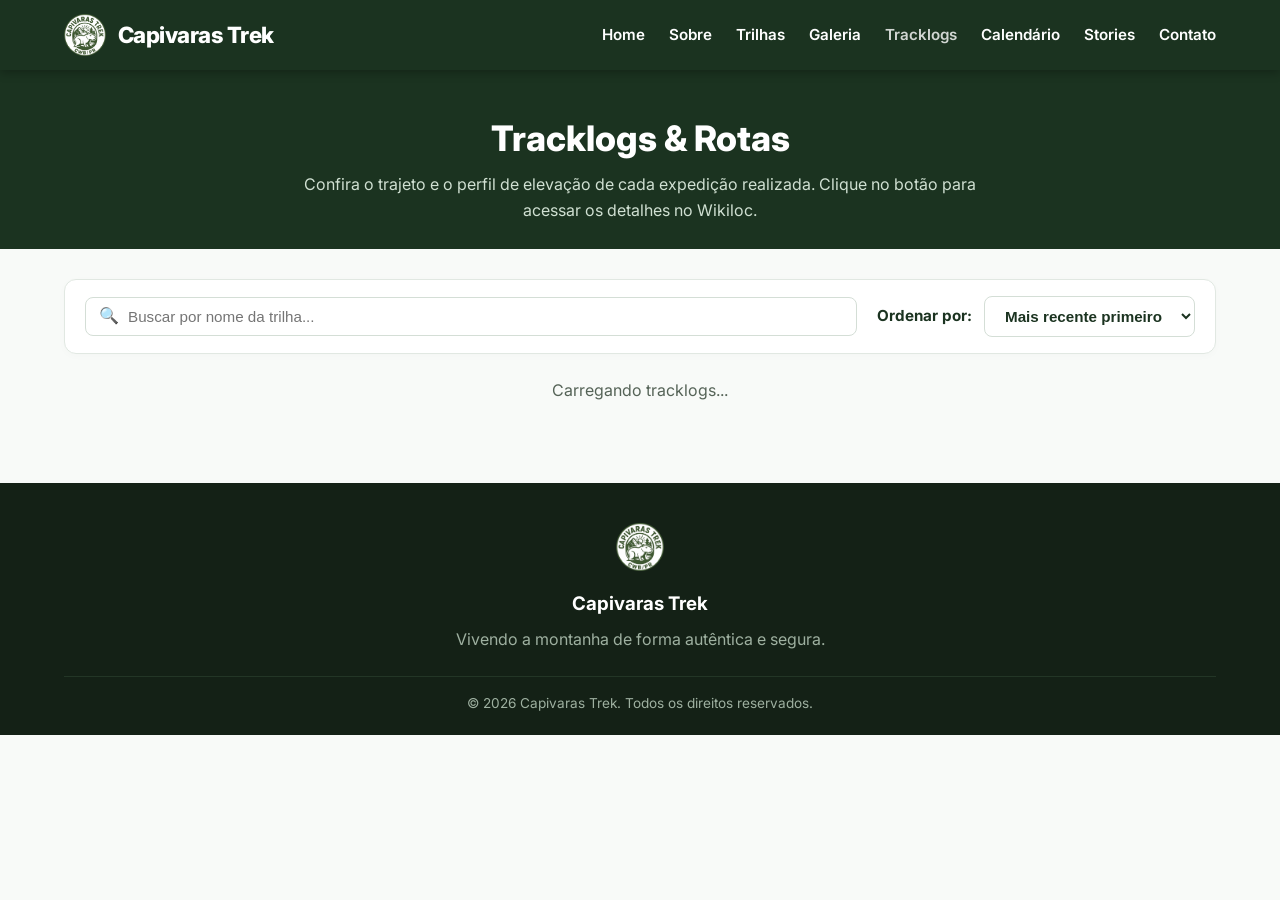
<file: tracklogs.html>
<!DOCTYPE html>
<html lang="pt-BR">
<head>
  <meta charset="UTF-8">
  <meta name="viewport" content="width=device-width, initial-scale=1.0">
  <title>Tracklogs - Capivaras Trek</title>
  <link rel="stylesheet" href="style.css">
  <link rel="preconnect" href="https://fonts.googleapis.com">
  <link rel="preconnect" href="https://fonts.gstatic.com" crossorigin>
  <link href="https://fonts.googleapis.com/css2?family=Inter:wght@400;600;700;800&display=swap" rel="stylesheet">
  
  <style>
    /* ==========================================
       ESTILOS GERAIS E ESTRUTURA
       ========================================== */
    * {
      margin: 0;
      padding: 0;
      box-sizing: border-box;
    }

    html {
      scroll-behavior: smooth;
    }

    body {
      font-family: 'Inter', sans-serif;
      color: #2b302a;
      background-color: #f8faf8;
      line-height: 1.6;
    }

    .container {
      width: 90%;
      max-width: 1200px;
      margin: 0 auto;
    }

    /* --- NAVBAR --- */
    .navbar {
      position: fixed;
      top: 0;
      left: 0;
      width: 100%;
      background-color: #1b3320;
      box-shadow: 0 2px 10px rgba(0,0,0,0.3);
      z-index: 1000;
      padding: 14px 0;
    }

    .nav-container {
      display: flex;
      justify-content: space-between;
      align-items: center;
    }

    .brand {
      display: flex;
      align-items: center;
      gap: 12px;
      text-decoration: none;
    }

    .logo-img {
      height: 42px;
      width: auto;
      object-fit: contain;
    }

    .brand-name {
      color: #ffffff;
      font-weight: 800;
      font-size: 1.4rem;
      letter-spacing: -0.5px;
    }

    .nav-links {
      display: flex;
      align-items: center;
      gap: 24px;
    }

    .nav-links a {
      color: #ffffff;
      text-decoration: none;
      font-weight: 600;
      font-size: 0.95rem;
      transition: opacity 0.2s ease;
    }

    .nav-links a:hover,
    .nav-links a.active {
      opacity: 0.8;
    }

    .mobile-menu-btn {
      display: none;
      flex-direction: column;
      justify-content: space-between;
      width: 28px;
      height: 20px;
      background: transparent;
      border: none;
      cursor: pointer;
      z-index: 1100;
    }

    .mobile-menu-btn span {
      width: 100%;
      height: 3px;
      background-color: #ffffff;
      border-radius: 2px;
      transition: transform 0.3s ease, opacity 0.3s ease;
    }

    .mobile-menu-btn.active span:nth-child(1) {
      transform: translateY(8.5px) rotate(45deg);
    }

    .mobile-menu-btn.active span:nth-child(2) {
      opacity: 0;
    }

    .mobile-menu-btn.active span:nth-child(3) {
      transform: translateY(-8.5px) rotate(-45deg);
    }

    /* --- BARRA DE FILTRO E ORDENAÇÃO --- */
    .filter-bar {
      background: #ffffff;
      border: 1px solid #e1e8e2;
      border-radius: 12px;
      padding: 16px 20px;
      display: flex;
      align-items: center;
      justify-content: space-between;
      gap: 20px;
      margin-bottom: 24px;
      box-shadow: 0 2px 8px rgba(0, 0, 0, 0.02);
    }

    .search-box {
      position: relative;
      flex: 1;
      display: flex;
      align-items: center;
    }

    .search-icon {
      position: absolute;
      left: 14px;
      font-size: 1rem;
      pointer-events: none;
    }

    .search-input {
      width: 100%;
      padding: 10px 16px 10px 42px;
      border: 1px solid #d4ded6;
      border-radius: 8px;
      font-size: 0.95rem;
      color: #2b302a;
      outline: none;
      transition: border-color 0.2s ease, box-shadow 0.2s ease;
    }

    .search-input:focus {
      border-color: #2d7a3e;
      box-shadow: 0 0 0 3px rgba(45, 122, 62, 0.12);
    }

    .sort-box {
      display: flex;
      align-items: center;
      gap: 12px;
      white-space: nowrap;
    }

    .sort-label {
      font-weight: 700;
      color: #1b3320;
      font-size: 0.95rem;
    }

    .sort-select {
      padding: 10px 16px;
      border: 1px solid #d4ded6;
      border-radius: 8px;
      font-size: 0.95rem;
      font-weight: 700;
      color: #1b3320;
      background-color: #ffffff;
      outline: none;
      cursor: pointer;
      transition: border-color 0.2s ease;
    }

    .sort-select:focus {
      border-color: #2d7a3e;
    }

    /* --- CARDS E MÁSCARA DO MAPA + ELEVAÇÃO --- */
    .tracklogs-grid {
      display: grid;
      grid-template-columns: repeat(auto-fill, minmax(320px, 1fr));
      gap: 24px;
    }

    .tracklog-card {
      background: #ffffff;
      border: 1px solid #e1e8e2;
      border-radius: 12px;
      overflow: hidden;
      display: flex;
      flex-direction: column;
      box-shadow: 0 4px 12px rgba(0, 0, 0, 0.04);
      transition: transform 0.25s ease, box-shadow 0.25s ease, border-color 0.25s ease;
    }

    .tracklog-card:hover {
      transform: translateY(-5px);
      box-shadow: 0 10px 22px rgba(0, 0, 0, 0.08);
      border-color: #2d7a3e;
    }

    .tracklog-map-wrapper {
      position: relative;
      width: 100%;
      height: 290px;
      overflow: hidden;
      background-color: #eaf2eb;
      border-bottom: 1px solid #e1e8e2;
    }

    .tracklog-map-wrapper iframe {
      position: absolute;
      top: -59px;
      left: -5px;
      width: calc(100% + 10px);
      height: 480px;
      border: none;
      pointer-events: none;
    }

    .tracklog-content {
      padding: 18px 20px 20px;
      display: flex;
      flex-direction: column;
      flex-grow: 1;
    }

    .tracklog-title {
      font-size: 1.15rem;
      color: #1b3320;
      font-weight: 700;
      margin-bottom: 8px;
      line-height: 1.3;
    }

    .tracklog-meta {
      display: flex;
      justify-content: space-between;
      align-items: center;
      font-size: 0.88rem;
      color: #556357;
      margin-bottom: 16px;
      padding-bottom: 10px;
      border-bottom: 1px solid #f0f4f1;
    }

    /* --- CONTAINER DE ESTATÍSTICAS DA PLANILHA --- */
    .tracklog-stats-grid {
      background-color: #f7faf8;
      border: 1px solid #e6ece7;
      border-radius: 10px;
      padding: 14px 16px;
      display: grid;
      grid-template-columns: 1fr 1fr;
      gap: 12px 16px;
      margin-bottom: 16px;
    }

    .stat-item {
      display: flex;
      flex-direction: column;
    }

    .stat-item.full-width {
      grid-column: span 2;
    }

    .stat-label {
      font-size: 0.68rem;
      font-weight: 700;
      text-transform: uppercase;
      color: #68796b;
      letter-spacing: 0.5px;
      margin-bottom: 2px;
    }

    .stat-value {
      font-size: 0.95rem;
      font-weight: 800;
      color: #1b3320;
    }

    .btn-wikiloc {
      margin-top: auto;
      display: block;
      text-align: center;
      background-color: #1b3320;
      color: #ffffff;
      text-decoration: none;
      font-weight: 600;
      font-size: 0.88rem;
      padding: 11px 16px;
      border-radius: 8px;
      transition: background-color 0.2s ease, transform 0.1s ease;
    }

    .btn-wikiloc:hover {
      background-color: #2d7a3e;
    }

    /* --- FOOTER --- */
    .footer {
      background-color: #142116;
      color: #9eb0a0;
      padding: 40px 0 20px;
      text-align: center;
    }

    .footer-logo {
      height: 48px;
      width: auto;
      object-fit: contain;
      margin-bottom: 10px;
    }

    .footer-brand h3 {
      color: #ffffff;
      margin-bottom: 8px;
    }

    .footer-copy {
      margin-top: 24px;
      border-top: 1px solid #233626;
      padding-top: 16px;
      font-size: 0.85rem;
    }

    /* --- RESPONSIVIDADE --- */
    @media (max-width: 768px) {
      .mobile-menu-btn {
        display: flex;
      }

      .nav-links {
        position: fixed;
        top: 68px;
        left: 0;
        width: 100%;
        background-color: #1b3320;
        flex-direction: column;
        padding: 24px 0;
        gap: 20px;
        box-shadow: 0 10px 15px rgba(0,0,0,0.3);
        transform: translateY(-150%);
        transition: transform 0.3s ease-in-out;
      }

      .nav-links.active {
        transform: translateY(0);
      }

      .filter-bar {
        flex-direction: column;
        align-items: stretch;
      }

      .sort-box {
        justify-content: space-between;
      }

      .sort-select {
        flex: 1;
      }
    }
  </style>
</head>
<body>

  <!-- Header Fixo -->
  <header class="navbar">
    <div class="container nav-container">
      <a href="index.html" class="brand">
        <img src="Imagens/logo.png" alt="Capivaras Trek Logo" class="logo-img">
        <span class="brand-name">Capivaras Trek</span>
      </a>

      <button class="mobile-menu-btn" id="mobile-menu-btn" aria-label="Abrir Menu">
        <span></span><span></span><span></span>
      </button>

      <!-- Links de Navegação -->
      <nav class="nav-links" id="nav-links">
        <a href="index.html#home" onclick="closeMenu()">Home</a>
        <a href="index.html#sobre" onclick="closeMenu()">Sobre</a>
        <a href="trilhas.html" onclick="closeMenu()">Trilhas</a>
        <a href="galeria.html" onclick="closeMenu()">Galeria</a>
        <a href="tracklogs.html" class="active" onclick="closeMenu()">Tracklogs</a>
        <a href="calendario.html" onclick="closeMenu()">Calendário</a>
        <a href="stories.html" onclick="closeMenu()">Stories</a>
        <a href="contato.html" onclick="closeMenu()">Contato</a>
      </nav>
    </div>
  </header>

  <!-- Banner do Topo -->
  <section class="page-header section" style="padding-top: 110px; padding-bottom: 25px; background-color: #1b3320; color: #ffffff; text-align: center;">
    <div class="container">
      <h1 style="font-size: 2.2rem; font-weight: 800; margin-bottom: 6px;">Tracklogs & Rotas</h1>
      <p style="max-width: 700px; margin: 0 auto; color: #d0e0d2; font-size: 1rem;">
        Confira o trajeto e o perfil de elevação de cada expedição realizada. Clique no botão para acessar os detalhes no Wikiloc.
      </p>
    </div>
  </section>

  <!-- Conteúdo Principal -->
  <main class="section" style="padding-top: 30px;">
    <div class="container">

      <!-- Barra de Filtro e Ordenação -->
      <div class="filter-bar">
        <div class="search-box">
          <span class="search-icon">🔍</span>
          <input type="text" id="search-input" class="search-input" placeholder="Buscar por nome da trilha...">
        </div>
        <div class="sort-box">
          <label for="sort-select" class="sort-label">Ordenar por:</label>
          <select id="sort-select" class="sort-select">
            <option value="recent">Mais recente primeiro</option>
            <option value="oldest">Mais antigo primeiro</option>
            <option value="name">Nome (A-Z)</option>
          </select>
        </div>
      </div>

      <!-- Grade de Cards onde os cards serão renderizados -->
      <div class="tracklogs-grid" id="tracklogs-grid">
        <p style="text-align: center; grid-column: 1 / -1; color: #556357;">Carregando tracklogs...</p>
      </div>

    </div>
  </main>

  <!-- Footer -->
  <footer class="footer">
    <div class="container">
      <div class="footer-brand">
        <img src="Imagens/logo.png" alt="Capivaras Trek Logo" class="footer-logo">
        <h3>Capivaras Trek</h3>
        <p>Vivendo a montanha de forma autêntica e segura.</p>
      </div>
      <div class="footer-copy">
        <p>&copy; 2026 Capivaras Trek. Todos os direitos reservados.</p>
      </div>
    </div>
  </footer>

  <script>
    const mobileBtn = document.getElementById('mobile-menu-btn');
    const navLinks = document.getElementById('nav-links');

    mobileBtn.addEventListener('click', () => {
      mobileBtn.classList.toggle('active');
      navLinks.classList.toggle('active');
    });

    function closeMenu() {
      mobileBtn.classList.remove('active');
      navLinks.classList.remove('active');
    }

    /* ==========================================
       CARREGAMENTO, FILTRAGEM E ORDENAÇÃO
       ========================================== */
    const CSV_URL = 'https://docs.google.com/spreadsheets/d/e/2PACX-1vSYLi9oSrKvebix3RSQ4L9705UZZS1z9duOlFyv8DzrTkAP34rniv2SEmi0NDfyK1KRjFns8UU8M3VI/pub?gid=0&single=true&output=csv';

    let allTracklogs = [];

    function parseCSV(text) {
      const lines = text.split('\n');
      const result = [];
      if (lines.length === 0) return result;

      const headers = lines[0].split(',').map(h => h.trim().replace(/^"|"$/g, ''));

      for (let i = 1; i < lines.length; i++) {
        if (!lines[i].trim()) continue;
        const currentline = lines[i].split(/,(?=(?:(?:[^"]*"){2})*[^"]*$)/);
        const obj = {};
        for (let j = 0; j < headers.length; j++) {
          let val = currentline[j] ? currentline[j].trim() : '';
          val = val.replace(/^"|"$/g, '');
          obj[headers[j]] = val;
        }
        result.push(obj);
      }
      return result;
    }

    function extractWikilocId(url) {
      if (!url) return null;
      const match = url.match(/-(\d+)\b/);
      return match ? match[1] : null;
    }

    // Função para converter "DD/MM/YYYY" em objeto Date para ordenação
    function parseDate(dateStr) {
      if (!dateStr || dateStr === '--/--/----') return new Date(0);
      const parts = dateStr.split('/');
      if (parts.length === 3) {
        return new Date(parts[2], parts[1] - 1, parts[0]);
      }
      return new Date(0);
    }

    function renderTracklogs() {
      const grid = document.getElementById('tracklogs-grid');
      const searchTerm = document.getElementById('search-input').value.toLowerCase().trim();
      const sortOrder = document.getElementById('sort-select').value;

      // 1. Filtrar itens com linkwic preenchido e que combinem com a busca
      let filtered = allTracklogs.filter(item => {
        const hasLink = item.linkwic && item.linkwic.trim() !== '';
        const matchesSearch = item.nome.toLowerCase().includes(searchTerm);
        return hasLink && matchesSearch;
      });

      // 2. Ordenação
      filtered.sort((a, b) => {
        if (sortOrder === 'recent') {
          return parseDate(b.data) - parseDate(a.data);
        } else if (sortOrder === 'oldest') {
          return parseDate(a.data) - parseDate(b.data);
        } else if (sortOrder === 'name') {
          return a.nome.localeCompare(b.nome);
        }
        return 0;
      });

      // 3. Renderizar no HTML
      grid.innerHTML = '';

      if (filtered.length === 0) {
        grid.innerHTML = `<p style="text-align: center; grid-column: 1 / -1; color: #556357;">Nenhuma trilha encontrada.</p>`;
        return;
      }

      filtered.forEach(item => {
        const mapIframe = item.wikilocId 
          ? `<iframe src="https://www.wikiloc.com/wikiloc/embedv2.do?id=${item.wikilocId}&elevation=on&images=off&maptype=H" scrolling="no"></iframe>`
          : `<div style="display:flex; align-items:center; justify-content:center; height:100%; color:#556357;">Mapa não disponível</div>`;

        const cardHTML = `
          <article class="tracklog-card">
            <div class="tracklog-map-wrapper">
              ${mapIframe}
            </div>
            <div class="tracklog-content">
              <h3 class="tracklog-title">${item.nome}</h3>
              <div class="tracklog-meta">
                <span>📅 ${item.data}</span>
              </div>

              <div class="tracklog-stats-grid">
                <div class="stat-item"><span class="stat-label">Distância</span><span class="stat-value">${item.distance}</span></div>
                <div class="stat-item"><span class="stat-label">Tipo de Trilha</span><span class="stat-value">${item.trailtype}</span></div>
                <div class="stat-item"><span class="stat-label">Ganho de Elevação</span><span class="stat-value">${item.elevationGain}</span></div>
                <div class="stat-item"><span class="stat-label">Perda de Elevação</span><span class="stat-value">${item.elevationLoss}</span></div>
                <div class="stat-item"><span class="stat-label">Elevação Máxima</span><span class="stat-value">${item.maxElevation}</span></div>
                <div class="stat-item"><span class="stat-label">Elevação Mínima</span><span class="stat-value">${item.minElevation}</span></div>
                <div class="stat-item full-width"><span class="stat-label">Tempo Estimado</span><span class="stat-value">${item.time}</span></div>
              </div>

              <a href="${item.linkwic}" target="_blank" rel="noopener noreferrer" class="btn-wikiloc">
                Ver no Wikiloc ↗
              </a>
            </div>
          </article>
        `;

        grid.insertAdjacentHTML('beforeend', cardHTML);
      });
    }

    async function initTracklogs() {
      try {
        const response = await fetch(CSV_URL);
        if (!response.ok) return;

        const csvText = await response.text();
        const rawData = parseCSV(csvText);

        allTracklogs = rawData.map(row => ({
          nome: row['nome'] || 'Sem Nome',
          linkwic: row['linkwic'] ? row['linkwic'].trim() : '',
          wikilocId: extractWikilocId(row['linkwic']),
          data: row['data'] || row['dataTrilha'] || '--/--/----',
          distance: row['distance'] || '--',
          trailtype: row['trailtype'] || '--',
          elevationGain: row['elevation_gain'] || '--',
          elevationLoss: row['elevation_loss'] || '--',
          maxElevation: row['max_elevation'] || row['max_eleva'] || '--',
          minElevation: row['min_elevation'] || row['min_eleva'] || '--',
          time: row['time'] || '--'
        }));

        renderTracklogs();

      } catch (err) {
        console.error('Erro ao ler dados da planilha:', err);
      }
    }

    // Event listeners para filtro e ordenação
    document.getElementById('search-input').addEventListener('input', renderTracklogs);
    document.getElementById('sort-select').addEventListener('change', renderTracklogs);

    document.addEventListener('DOMContentLoaded', initTracklogs);
  </script>
</body>
</html>
</file>
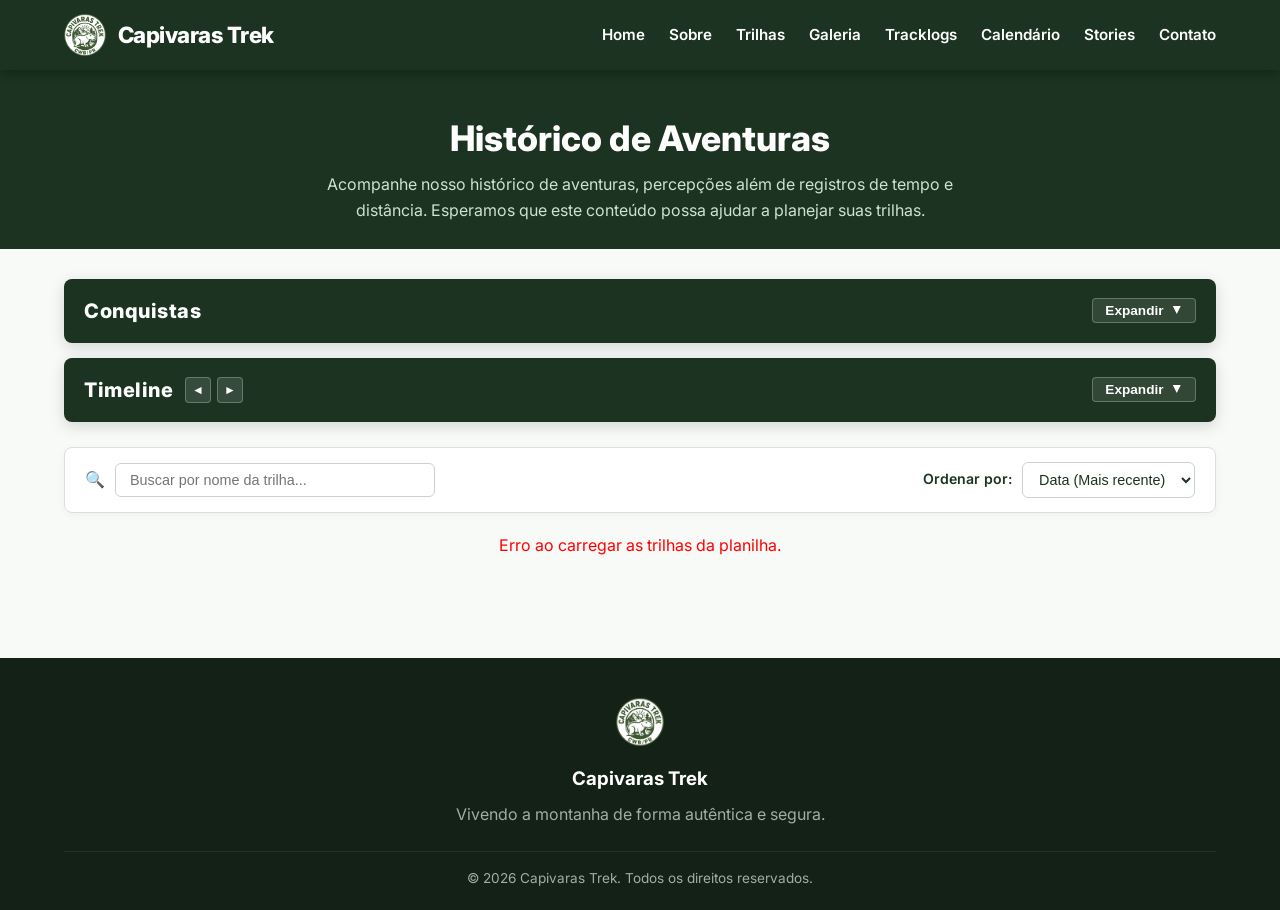
<file: trilhas.html>
<!DOCTYPE html>
<html lang="pt-BR">
<head>
  <meta charset="UTF-8">
  <meta name="viewport" content="width=device-width, initial-scale=1.0">
  <title>Trilhas - Capivaras Trek</title>
  <link rel="stylesheet" href="style.css">
  <link rel="preconnect" href="https://fonts.googleapis.com">
  <link rel="preconnect" href="https://fonts.gstatic.com" crossorigin>
  <link href="https://fonts.googleapis.com/css2?family=Inter:wght@400;600;700;800&display=swap" rel="stylesheet">
  
  <style>
    /* Container dos Quadros Superiores */
    .expandable-sections-container {
      display: flex;
      flex-direction: column;
      gap: 15px;
      margin-bottom: 25px;
    }

    /* Painel Base (Verde) para Conquistas e Linha do Tempo */
    .summary-board {
      background-color: #1b3320;
      color: #ffffff;
      padding: 16px 20px;
      border-radius: 8px;
      box-shadow: 0 4px 15px rgba(0, 0, 0, 0.15);
      transition: all 0.3s ease;
    }

    .summary-board-header {
      display: flex;
      justify-content: space-between;
      align-items: center;
      padding-bottom: 8px;
      border-bottom: 1px solid rgba(255, 255, 255, 0.15);
      cursor: pointer;
      user-select: none;
    }

    .summary-board-header h2 {
      font-size: 1.25rem;
      font-weight: 800;
      color: #ffffff;
      margin: 0;
      letter-spacing: 0.5px;
    }

    /* Controles de Navegação de Ano na Timeline */
    .timeline-title-group {
      display: flex;
      align-items: center;
      gap: 12px;
    }

    .year-nav-controls {
      display: flex;
      align-items: center;
      gap: 6px;
    }

    .year-nav-btn {
      background: rgba(255, 255, 255, 0.12);
      border: 1px solid rgba(255, 255, 255, 0.25);
      color: #ffffff;
      border-radius: 4px;
      width: 26px;
      height: 26px;
      display: flex;
      align-items: center;
      justify-content: center;
      font-size: 0.75rem;
      cursor: pointer;
      transition: all 0.2s ease;
    }

    .year-nav-btn:hover:not(:disabled) {
      background: rgba(255, 255, 255, 0.3);
    }

    .year-nav-btn:disabled {
      opacity: 0.25;
      cursor: not-allowed;
      border-color: rgba(255, 255, 255, 0.1);
    }

    .toggle-btn {
      background: rgba(255, 255, 255, 0.1);
      border: 1px solid rgba(255, 255, 255, 0.25);
      color: #ffffff;
      border-radius: 4px;
      padding: 4px 12px;
      font-size: 0.85rem;
      font-weight: 700;
      cursor: pointer;
      display: flex;
      align-items: center;
      gap: 6px;
      transition: background 0.2s ease;
    }

    .toggle-btn:hover {
      background: rgba(255, 255, 255, 0.25);
    }

    .toggle-icon {
      display: inline-block;
      transition: transform 0.3s ease;
    }

    /* Estados Recolhidos */
    .summary-board.collapsed .summary-grid,
    .summary-board.collapsed .summary-legend,
    .summary-board.collapsed .timeline-scroll-wrapper {
      display: none;
    }

    .summary-board.collapsed .summary-board-header {
      border-bottom: none;
      padding-bottom: 0;
    }

    .summary-board.collapsed .toggle-icon {
      transform: rotate(180deg);
    }

    /* Estilos do Painel Conquistas */
    .summary-grid {
      display: grid;
      grid-template-columns: repeat(4, 1fr);
      gap: 15px;
      margin-top: 14px;
    }

    .summary-column {
      padding: 0 10px;
      border-right: 1px solid rgba(255, 255, 255, 0.25);
    }

    .summary-column:last-child {
      border-right: none;
    }

    .summary-column h3 {
      font-size: 1.05rem;
      font-weight: 800;
      margin-bottom: 8px;
      color: #ffffff;
    }

    .summary-list {
      list-style: none;
      padding: 0;
      margin: 0;
    }

    .summary-list li {
      font-size: 0.9rem;
      color: #d0e0d2;
      margin-bottom: 6px;
      display: flex;
      align-items: center;
      gap: 6px;
    }

    .sticker-logo {
      width: 16px;
      height: 16px;
      object-fit: contain;
      vertical-align: middle;
    }

    .sticker-logo.translucent {
      opacity: 0.3;
      filter: grayscale(40%);
    }

    .summary-legend {
      margin-top: 18px;
      padding-top: 10px;
      border-top: 1px solid rgba(255, 255, 255, 0.15);
      display: flex;
      justify-content: center;
      align-items: center;
      gap: 20px;
      font-size: 0.8rem;
      color: #d0e0d2;
    }

    .legend-item {
      display: flex;
      align-items: center;
      gap: 6px;
    }

    /* LINHA DO TEMPO */
    .timeline-scroll-wrapper {
      width: 100%;
      height: 500px;
      position: relative;
      display: flex;
      align-items: center;
      justify-content: center;
      padding: 0 50px;
      box-sizing: border-box;
    }

    .timeline-track {
      position: relative;
      width: 100%;
      height: 2px;
      background-color: rgba(255, 255, 255, 0.4);
    }

    .timeline-year-marker {
      position: absolute;
      top: -38px;
      transform: translateX(-50%);
      font-size: 0.85rem;
      font-weight: 800;
      color: #a3c9a8;
      letter-spacing: 0.5px;
    }

    .timeline-year-line {
      position: absolute;
      top: -16px;
      width: 2px;
      height: 34px;
      background-color: #a3c9a8;
      transform: translateX(-50%);
    }

    .timeline-node {
      position: absolute;
      display: flex;
      flex-direction: column;
      align-items: center;
      transform: translateX(-50%);
      cursor: pointer;
    }

    .timeline-tick {
      width: 3px;
      height: 18px;
      background-color: #ffffff;
      border-radius: 2px;
      transition: transform 0.2s, background-color 0.2s;
    }

    .timeline-node:hover .timeline-tick {
      background-color: #4ade80;
      transform: scaleY(1.4);
    }

    .timeline-node.top-node {
      top: -250px;
      height: 250px;
      justify-content: flex-end;
    }

    .timeline-node.top-node .timeline-date {
      margin-bottom: 4px;
      font-size: 0.75rem;
      font-weight: 800;
      color: #ffffff;
      white-space: nowrap;
    }

    .timeline-node.top-node .timeline-name {
      writing-mode: vertical-rl;
      transform: rotate(180deg);
      font-size: 0.75rem;
      font-weight: 600;
      color: #d0e0d2;
      white-space: nowrap;
      margin-bottom: 6px;
      max-height: 200px;
      transition: color 0.2s;
    }

    .timeline-node.bottom-node {
      top: 0px;
      height: 250px;
      justify-content: flex-start;
    }

    .timeline-node.bottom-node .timeline-name {
      writing-mode: vertical-rl;
      transform: rotate(180deg);
      font-size: 0.75rem;
      font-weight: 600;
      color: #d0e0d2;
      white-space: nowrap;
      margin-top: 6px;
      max-height: 200px;
      transition: color 0.2s;
    }

    .timeline-node.bottom-node .timeline-date {
      margin-top: 4px;
      font-size: 0.75rem;
      font-weight: 800;
      color: #ffffff;
      white-space: nowrap;
    }

    .timeline-node:hover .timeline-name {
      color: #ffffff;
    }

    /* Controles de Filtro e Ordenação */
    .filter-bar {
      display: flex;
      justify-content: space-between;
      align-items: center;
      gap: 16px;
      background: #ffffff;
      padding: 14px 20px;
      border: 1px solid #dcdfdc;
      border-radius: 8px;
      margin-bottom: 20px;
      box-shadow: 0 2px 8px rgba(0, 0, 0, 0.04);
    }

    .search-input {
      width: 100%;
      max-width: 320px;
      padding: 8px 14px;
      border: 1px solid #cbd2cc;
      border-radius: 6px;
      font-size: 0.9rem;
      outline: none;
    }

    .sort-select {
      padding: 8px 12px;
      border: 1px solid #cbd2cc;
      border-radius: 6px;
      font-size: 0.9rem;
      background-color: #ffffff;
      color: #1b3320;
      cursor: pointer;
    }

    /* ESTILOS DOS CARDS PADRONIZADOS */
    .trilhas-list-container {
      display: flex;
      flex-direction: column;
      gap: 20px;
      width: 100%;
      margin: 20px 0;
    }

    .trilha-card {
      width: 100%;
      height: 220px;
      background: #ffffff;
      border: 1px solid #dcdfdc;
      border-radius: 12px;
      overflow: hidden;
      box-shadow: 0 4px 14px rgba(0, 0, 0, 0.05);
      cursor: pointer;
      transition: transform 0.2s ease, box-shadow 0.2s ease, border-color 0.2s ease;
      display: flex;
      flex-direction: row;
      align-items: stretch;
    }

    .trilha-card:hover {
      transform: translateY(-2px);
      box-shadow: 0 8px 20px rgba(0, 0, 0, 0.1);
      border-color: #2d7a3e;
    }

    /* LARGURA AUMENTADA PARA OS LADOS (300px x 220px) */
    .trilha-img-box {
      width: 300px;
      min-width: 300px;
      height: 100%;
      flex-shrink: 0;
      background: #eef2ef;
      overflow: hidden;
    }

    .trilha-img {
      width: 100%;
      height: 100%;
      object-fit: cover;
      object-position: center center;
      display: block;
    }

    .no-image-placeholder {
      width: 100%;
      height: 100%;
      background-color: #e2e8e3;
      color: #7a8a7c;
      display: flex;
      align-items: center;
      justify-content: center;
      font-size: 0.85rem;
      font-weight: 700;
      letter-spacing: 0.5px;
      text-transform: uppercase;
    }

    .trilha-info {
      padding: 16px 24px;
      display: flex;
      flex-direction: column;
      justify-content: space-between;
      flex-grow: 1;
    }

    .card-header-badge {
      display: flex;
      align-items: center;
      margin-bottom: 4px;
    }

    .badge-nivel {
      padding: 3px 10px;
      border-radius: 4px;
      font-size: 0.7rem;
      font-weight: 800;
      text-transform: uppercase;
      color: #ffffff;
      letter-spacing: 0.5px;
    }

    .trilha-titulo {
      color: #1b3320;
      font-size: 1.35rem;
      font-weight: 800;
      margin: 2px 0 4px 0;
      letter-spacing: -0.3px;
      line-height: 1.2;
    }

    /* RESUMO (LIMITADO A 3 LINHAS) */
    .trilha-resumo {
      color: #556357;
      font-size: 0.88rem;
      line-height: 1.4;
      margin-bottom: 12px;
      display: -webkit-box;
      -webkit-line-clamp: 3;
      -webkit-box-orient: vertical;
      overflow: hidden;
      text-overflow: ellipsis;
    }

    /* DUAS LINHAS DE METADADOS */
    .trilha-details-grid {
      display: flex;
      flex-direction: column;
      gap: 6px;
      width: 100%;
      font-size: 0.85rem;
      color: #3d4a3f;
    }

    .details-row {
      display: flex;
      align-items: center;
      gap: 24px;
      width: 100%;
    }

    .grid-cell {
      display: flex;
      align-items: center;
      gap: 6px;
      white-space: nowrap;
      overflow: hidden;
      text-overflow: ellipsis;
    }

    .cell-icon {
      flex-shrink: 0;
      font-size: 0.95rem;
      display: inline-flex;
      align-items: center;
      justify-content: center;
      width: 18px;
    }

    .cell-label {
      font-weight: 700;
      color: #1b3320;
    }

    .cell-value {
      color: #556357;
      overflow: hidden;
      text-overflow: ellipsis;
    }

    /* MODAL POP-UP */
    .modal-overlay {
      position: fixed;
      inset: 0;
      background: rgba(0, 0, 0, 0.7);
      display: none;
      align-items: center;
      justify-content: center;
      z-index: 2000;
      padding: 20px;
    }

    .modal-overlay.active { display: flex; }

    .modal-content {
      background: #ffffff;
      border-radius: 12px;
      max-width: 700px;
      width: 100%;
      max-height: 90vh;
      overflow-y: auto;
      position: relative;
      padding: 24px;
    }

    .modal-close {
      position: absolute;
      top: 15px;
      right: 20px;
      font-size: 1.8rem;
      background: none;
      border: none;
      cursor: pointer;
      color: #556357;
    }

    .modal-grid {
      display: grid;
      grid-template-columns: repeat(2, 1fr);
      gap: 10px 16px;
      margin-bottom: 16px;
      font-size: 0.9rem;
    }

    /* RESPONSIVIDADE */
    @media (max-width: 850px) {
      .trilha-img-box {
        width: 240px;
        min-width: 240px;
      }
    }

    @media (max-width: 768px) {
      .filter-bar {
        flex-direction: column;
        align-items: stretch;
      }
      .search-input {
        max-width: 100%;
      }
      .trilha-card {
        flex-direction: column;
        height: auto;
      }
      .trilha-img-box {
        width: 100%;
        min-width: 100%;
        height: 220px;
      }
      .details-row {
        flex-direction: column;
        align-items: flex-start;
        gap: 6px;
      }
      .modal-grid {
        grid-template-columns: 1fr;
      }
    }

    @media (max-width: 576px) {
      .summary-grid {
        grid-template-columns: 1fr;
      }
    }
  </style>
</head>
<body>

  <!-- Header Fixo -->
  <header class="navbar">
    <div class="container nav-container">
      <a href="index.html" class="brand">
        <img src="Imagens/logo.png" alt="Capivaras Trek Logo" class="logo-img">
        <span class="brand-name">Capivaras Trek</span>
      </a>

      <button class="mobile-menu-btn" id="mobile-menu-btn" aria-label="Abrir Menu">
        <span></span><span></span><span></span>
      </button>

      <nav class="nav-links" id="nav-links">
        <a href="index.html#home" onclick="closeMenu()">Home</a>
        <a href="index.html#sobre" onclick="closeMenu()">Sobre</a>
        <a href="trilhas.html" class="active" onclick="closeMenu()">Trilhas</a>
        <a href="galeria.html" onclick="closeMenu()">Galeria</a>
        <a href="tracklogs.html" onclick="closeMenu()">Tracklogs</a>
        <a href="calendario.html" onclick="closeMenu()">Calendário</a>
        <a href="stories.html" onclick="closeMenu()">Stories</a>
        <a href="contato.html" onclick="closeMenu()">Contato</a>
      </nav>
    </div>
  </header>

  <!-- Banner do Topo -->
  <section class="page-header section" style="padding-top: 110px; padding-bottom: 25px; background-color: #1b3320; color: #ffffff; text-align: center;">
    <div class="container">
      <h1 style="font-size: 2.2rem; font-weight: 800; margin-bottom: 6px;">Histórico de Aventuras</h1>
      <p style="max-width: 700px; margin: 0 auto; color: #d0e0d2; font-size: 1rem;">
        Acompanhe nosso histórico de aventuras, percepções além de registros de tempo e distância.
        Esperamos que este conteúdo possa ajudar a planejar suas trilhas.
      </p>
    </div>
  </section>

  <!-- Conteúdo Principal -->
  <main class="section" style="padding-top: 30px;">
    <div class="container">
      
      <!-- Seções Expandíveis (Conquistas + Timeline) -->
      <div class="expandable-sections-container">

        <!-- 1. Painel Conquistas -->
        <section class="summary-board collapsed" id="summaryBoard">
          <div class="summary-board-header" onclick="toggleBoard('summaryBoard', 'toggleTextConquistas')">
            <h2>Conquistas</h2>
            <button class="toggle-btn" aria-label="Recolher ou Expandir Painel">
              <span id="toggleTextConquistas">Expandir</span>
              <span class="toggle-icon">▲</span>
            </button>
          </div>

          <div class="summary-grid">
            <div class="summary-column">
              <h3>Cumes</h3>
              <ul class="summary-list" id="list-cumes"></ul>
            </div>

            <div class="summary-column">
              <h3>Travessias</h3>
              <ul class="summary-list" id="list-travessia"></ul>
            </div>

            <div class="summary-column">
              <h3>Travessia Circular</h3>
              <ul class="summary-list" id="list-circular"></ul>
            </div>

            <div class="summary-column">
              <h3>Cachoeiras</h3>
              <ul class="summary-list" id="list-cachoeiras"></ul>
            </div>
          </div>

          <div class="summary-legend">
            <div class="legend-item">
              <img src="Imagens/logo.png" alt="Adesivado" class="sticker-logo">
              <span>Adesivado</span>
            </div>
            <div class="legend-item">
              <img src="Imagens/logo.png" alt="Não tem caixinha" class="sticker-logo translucent">
              <span>Não tem caixinha</span>
            </div>
          </div>
        </section>

        <!-- 2. Painel Timeline -->
        <section class="summary-board collapsed" id="timelineBoard">
          <div class="summary-board-header">
            <div class="timeline-title-group" onclick="toggleBoard('timelineBoard', 'toggleTextTimeline')">
              <h2>Timeline</h2>
              <div class="year-nav-controls" onclick="event.stopPropagation()">
                <button class="year-nav-btn" id="btnPrevYear" onclick="changeTimelineYear(-1)" title="Ano Anterior">◄</button>
                <button class="year-nav-btn" id="btnNextYear" onclick="changeTimelineYear(1)" title="Próximo Ano">►</button>
              </div>
            </div>
            <button class="toggle-btn" onclick="toggleBoard('timelineBoard', 'toggleTextTimeline')" aria-label="Expandir ou Recolher Linha do Tempo">
              <span id="toggleTextTimeline">Expandir</span>
              <span class="toggle-icon">▲</span>
            </button>
          </div>

          <div class="timeline-scroll-wrapper">
            <div class="timeline-track" id="timelineTrack">
              <p style="color: #d0e0d2; text-align: center; width: 100%;">Carregando linha do tempo...</p>
            </div>
          </div>
        </section>

      </div>

      <!-- Barra de Filtros e Ordenação -->
      <div class="filter-bar">
        <div style="display: flex; align-items: center; gap: 10px; flex-grow: 1;">
          <span>🔍</span>
          <input type="text" id="searchInput" class="search-input" placeholder="Buscar por nome da trilha..." oninput="filterAndRenderTrilhas()">
        </div>
        <div style="display: flex; align-items: center; gap: 10px;">
          <label for="sortSelect" style="font-size: 0.88rem; font-weight: 600; color: #1b3320; white-space: nowrap;">Ordenar por:</label>
          <select id="sortSelect" class="sort-select" onchange="filterAndRenderTrilhas()">
            <option value="data-desc">Data (Mais recente)</option>
            <option value="data-asc">Data (Mais antiga)</option>
            <option value="nome-asc">Nome (A-Z)</option>
            <option value="nome-desc">Nome (Z-A)</option>
          </select>
        </div>
      </div>

      <!-- Lista de Cards -->
      <div class="trilhas-list-container" id="trilhasList">
        <p style="padding: 20px; text-align: center; width: 100%;">Carregando dados da planilha...</p>
      </div>

    </div>
  </main>

  <!-- Modal Detalhado -->
  <div class="modal-overlay" id="trilhaModal">
    <div class="modal-content">
      <button class="modal-close" id="modalClose">&times;</button>
      <div id="modalImgContainer"></div>
      
      <div style="display: flex; align-items: center; justify-content: space-between; margin-bottom: 10px; margin-top: 10px;">
        <span id="modalNivel" class="badge-nivel"></span>
      </div>

      <h2 id="modalTitulo" style="color: #1b3320; font-size: 1.8rem; margin: 8px 0;"></h2>
      
      <div class="modal-grid" id="modalDetailsGrid"></div>

      <hr style="border: 0; border-top: 1px solid #e1e8e2; margin: 16px 0;">
      <h4 style="color: #1b3320; margin-bottom: 8px;">Descrição Detalhada</h4>
      <p id="modalDescricaoCompleta" style="color: #435245; line-height: 1.7; font-size: 0.95rem;"></p>
    </div>
  </div>

  <!-- Footer -->
  <footer class="footer">
    <div class="container">
      <div class="footer-brand">
        <img src="Imagens/logo.png" alt="Capivaras Trek Logo" class="footer-logo">
        <h3>Capivaras Trek</h3>
        <p>Vivendo a montanha de forma autêntica e segura.</p>
      </div>
      <div class="footer-copy">
        <p>&copy; 2026 Capivaras Trek. Todos os direitos reservados.</p>
      </div>
    </div>
  </footer>

  <script>
    const GOOGLE_SHEET_PAGINA1_URL = 'https://docs.google.com/spreadsheets/d/e/2PACX-1vSYLi9oSrKvebix3RSQ4L9705UZZS1z9duOlFyv8DzrTkAP34rniv2SEmi0NDfyK1KRjFns8UU8M3VI/pub?gid=0&single=true&output=csv';
    const GOOGLE_SHEET_PAGINA2_URL = 'https://docs.google.com/spreadsheets/d/e/2PACX-1vSYLi9oSrKvebix3RSQ4L9705UZZS1z9duOlFyv8DzrTkAP34rniv2SEmi0NDfyK1KRjFns8UU8M3VI/pub?gid=795321596&single=true&output=csv';

    let trilhasData = [];
    let conquistasData = [];
    let selectedTimelineYear = new Date().getFullYear();

    function toggleBoard(boardId, textId) {
      const board = document.getElementById(boardId);
      const text = document.getElementById(textId);
      
      board.classList.toggle('collapsed');
      if (board.classList.contains('collapsed')) {
        text.textContent = 'Expandir';
      } else {
        text.textContent = 'Recolher';
      }
    }

    function getBadgeColor(nivel) {
      const n = (nivel || '').toLowerCase().trim();
      if (n.includes('muito fácil') || n.includes('muito facil')) return '#059669';
      if (n.includes('fácil') || n.includes('facil')) return '#2d7a3e';
      if (n.includes('moderado')) return '#d97706';
      if (n.includes('muito difícil') || n.includes('muito dificil')) return '#7c3aed';
      if (n.includes('difícil') || n.includes('dificil')) return '#dc2626';
      return '#1b3320';
    }

    function parseCSV(text) {
      const lines = text.split('\n').map(l => l.trim()).filter(l => l.length > 0);
      if (lines.length < 2) return [];

      const splitLine = (line) => {
        const result = [];
        let current = '';
        let inQuotes = false;
        for (let i = 0; i < line.length; i++) {
          const char = line[i];
          if (char === '"') {
            inQuotes = !inQuotes;
          } else if (char === ',' && !inQuotes) {
            result.push(current.trim().replace(/^"|"$/g, ''));
            current = '';
          } else {
            current += char;
          }
        }
        result.push(current.trim().replace(/^"|"$/g, ''));
        return result;
      };

      const headers = splitLine(lines[0]).map(h => h.toLowerCase().replace(/\s+/g, ''));

      return lines.slice(1).map(line => {
        const values = splitLine(line);
        const obj = {};
        headers.forEach((header, index) => {
          obj[header] = values[index] || '';
        });
        return obj;
      });
    }

    function parseDateToTimestamp(dateStr) {
      if (!dateStr) return 0;
      const parts = dateStr.trim().split('/');
      if (parts.length === 3) {
        return new Date(parts[2], parts[1] - 1, parts[0]).getTime();
      }
      return 0;
    }

    async function loadData() {
      const listContainer = document.getElementById('trilhasList');
      try {
        const response1 = await fetch(GOOGLE_SHEET_PAGINA1_URL);
        if (response1.ok) {
          const csvText1 = await response1.text();
          const parsed1 = parseCSV(csvText1);
          trilhasData = parsed1.map(obj => {
            return {
              nome: obj['nome'] || '',
              nivel: obj['nivel'] || '',
              foto: obj['foto'] || '',
              regiao: obj['regiao'] || '',
              distancia: obj['distance'] || obj['distancia'] || '',
              tempoMedio: obj['time'] || obj['tempomedio'] || obj['tempo'] || '',
              trailtype: obj['trailtype'] || '',
              elevationGain: obj['elevation_gain'] || '',
              elevationLoss: obj['elevation_loss'] || '',
              maxElevation: obj['max_elevation'] || obj['max_eleva'] || '',
              minElevation: obj['min_elevation'] || obj['min_eleva'] || '',
              resumo: obj['resumo'] || '',
              descricaoCompleta: obj['descricaocompleta'] || obj['descricao'] || '',
              data: obj['data'] || '',
              status: obj['status'] || '',
              qtdPessoas: obj['qtdpessoas'] || obj['pessoas'] || obj['numero de pessoas'] || ''
            };
          }).filter(t => t.nome !== '');
        }

        try {
          const response2 = await fetch(GOOGLE_SHEET_PAGINA2_URL);
          if (response2.ok) {
            const csvText2 = await response2.text();
            const parsed2 = parseCSV(csvText2);
            conquistasData = parsed2.map(obj => ({
              nome: obj['nome'] || '',
              detalhe: obj['detalhe'] || '',
              adesivo: obj['adesivo'] || ''
            })).filter(c => c.nome !== '');
          }
        } catch (e) {
          console.warn("Erro ao buscar dados da Página 2:", e);
        }

        renderSummaryBoard();
        renderTimeline();
        filterAndRenderTrilhas();
      } catch (err) {
        console.error("Erro ao carregar o CSV:", err);
        listContainer.innerHTML = '<p style="color: red; text-align: center; width: 100%;">Erro ao carregar as trilhas da planilha.</p>';
      }
    }

    function renderSummaryBoard() {
      const cumesList = document.getElementById('list-cumes');
      const travessiaList = document.getElementById('list-travessia');
      const circularList = document.getElementById('list-circular');
      const cachoeirasList = document.getElementById('list-cachoeiras');

      const categories = {
        cumes: [],
        travessia: [],
        circular: [],
        cachoeiras: []
      };

      conquistasData.forEach(item => {
        const d = (item.detalhe || '').toLowerCase().trim();
        if (d.includes('cume')) categories.cumes.push(item);
        else if (d.includes('circular')) categories.circular.push(item);
        else if (d.includes('travessia')) categories.travessia.push(item);
        else if (d.includes('cachoeira')) categories.cachoeiras.push(item);
      });

      const buildListHTML = (items) => {
        items.sort((a, b) => a.nome.localeCompare(b.nome, 'pt-BR'));

        return items.map(t => {
          const stickerVal = (t.adesivo || '').toLowerCase().trim();
          const isSim = stickerVal === 'sim';
          const isNa = stickerVal === 'na';

          let stickerMarkup = '';
          if (isSim) {
            stickerMarkup = '<img src="Imagens/logo.png" alt="Adesivo" class="sticker-logo" title="Adesivado">';
          } else if (isNa) {
            stickerMarkup = '<img src="Imagens/logo.png" alt="Adesivo" class="sticker-logo translucent" title="Não tem caixinha">';
          }

          return `
            <li>
              ${t.nome}
              ${stickerMarkup}
            </li>
          `;
        }).join('');
      };

      cumesList.innerHTML = buildListHTML(categories.cumes);
      travessiaList.innerHTML = buildListHTML(categories.travessia);
      circularList.innerHTML = buildListHTML(categories.circular);
      cachoeirasList.innerHTML = buildListHTML(categories.cachoeiras);
    }

    function changeTimelineYear(delta) {
      selectedTimelineYear += delta;
      renderTimeline();
    }

    function renderTimeline() {
      const track = document.getElementById('timelineTrack');
      const btnPrev = document.getElementById('btnPrevYear');
      const btnNext = document.getElementById('btnNextYear');

      if (!trilhasData || trilhasData.length === 0) {
        track.innerHTML = '<p style="color: #d0e0d2;">Nenhuma trilha encontrada para a linha do tempo.</p>';
        return;
      }

      const allEvents = trilhasData
        .filter(item => (item.status || '').toLowerCase().trim() === 'realizada')
        .map((item, originalIndex) => {
          const ts = parseDateToTimestamp(item.data);
          if (!ts) return null;
          const dateObj = new Date(ts);
          return {
            ...item,
            timestamp: ts,
            year: dateObj.getFullYear(),
            dayMonth: item.data.substring(0, 5),
            originalIndex: originalIndex
          };
        })
        .filter(item => item !== null);

      if (allEvents.length === 0) {
        track.innerHTML = '<p style="color: #d0e0d2;">Nenhuma atividade realizada registrada.</p>';
        return;
      }

      const availableYears = [...new Set(allEvents.map(e => e.year))].sort((a, b) => a - b);
      const minYear = Math.min(...availableYears);
      const maxYear = Math.max(...availableYears);

      btnPrev.disabled = selectedTimelineYear <= minYear;
      btnNext.disabled = selectedTimelineYear >= maxYear;

      const filteredEvents = allEvents
        .filter(item => item.year === selectedTimelineYear)
        .sort((a, b) => a.timestamp - b.timestamp);

      if (filteredEvents.length === 0) {
        track.innerHTML = `<p style="color: #d0e0d2; text-align: center; width: 100%;">Nenhuma atividade realizada registrada em ${selectedTimelineYear}.</p>`;
        return;
      }

      let htmlMarkup = '';

      htmlMarkup += `
        <div class="timeline-year-marker" style="left: 0%;">${selectedTimelineYear}</div>
        <div class="timeline-year-line" style="left: 0%;"></div>
      `;

      const totalEvents = filteredEvents.length;
      const actualCurrentYear = new Date().getFullYear();

      filteredEvents.forEach((evt, idx) => {
        const step = 90 / (totalEvents > 1 ? totalEvents - 1 : 1);
        const leftPercent = 5 + (idx * step);
        const isEven = idx % 2 === 0;

        if (isEven) {
          htmlMarkup += `
            <div class="timeline-node top-node" style="left: ${leftPercent}%;" onclick="openModal(${evt.originalIndex})" title="${evt.nome} (${evt.data})">
              <span class="timeline-date">${evt.dayMonth}</span>
              <span class="timeline-name">${evt.nome}</span>
              <div class="timeline-tick"></div>
            </div>
          `;
        } else {
          htmlMarkup += `
            <div class="timeline-node bottom-node" style="left: ${leftPercent}%;" onclick="openModal(${evt.originalIndex})" title="${evt.nome} (${evt.data})">
              <div class="timeline-tick"></div>
              <span class="timeline-name">${evt.nome}</span>
              <span class="timeline-date">${evt.dayMonth}</span>
            </div>
          `;
        }
      });

      const endLabel = (selectedTimelineYear === actualCurrentYear) ? 'hoje' : (selectedTimelineYear + 1);
      
      htmlMarkup += `
        <div class="timeline-year-marker" style="left: 100%; color: #4ade80;">${endLabel}</div>
        <div class="timeline-year-line" style="left: 100%; background-color: #4ade80;"></div>
      `;

      track.innerHTML = htmlMarkup;
    }

    function filterAndRenderTrilhas() {
      const searchTerm = document.getElementById('searchInput').value.toLowerCase().trim();
      const sortValue = document.getElementById('sortSelect').value;
      const listContainer = document.getElementById('trilhasList');

      let filtered = trilhasData.filter(t => {
        const isRealizada = (t.status || '').toLowerCase().trim() === 'realizada';
        const matchesSearch = t.nome.toLowerCase().includes(searchTerm);
        return isRealizada && matchesSearch;
      });

      filtered.sort((a, b) => {
        if (sortValue === 'data-desc') return parseDateToTimestamp(b.data) - parseDateToTimestamp(a.data);
        if (sortValue === 'data-asc') return parseDateToTimestamp(a.data) - parseDateToTimestamp(b.data);
        if (sortValue === 'nome-asc') return a.nome.localeCompare(b.nome, 'pt-BR');
        if (sortValue === 'nome-desc') return b.nome.localeCompare(a.nome, 'pt-BR');
        return 0;
      });

      if (filtered.length === 0) {
        listContainer.innerHTML = '<p style="text-align: center; width: 100%; color: #556357;">Nenhuma trilha realizada encontrada.</p>';
        return;
      }

      listContainer.innerHTML = filtered.map((t) => {
        const badgeColor = getBadgeColor(t.nivel);
        const originalIndex = trilhasData.indexOf(t);

        const imageMarkup = t.foto 
          ? `<img src="${t.foto}" alt="${t.nome}" class="trilha-img" onerror="this.onerror=null; this.parentNode.innerHTML='<div class=\\'no-image-placeholder\\'>No Image</div>';">`
          : `<div class="no-image-placeholder">No Image</div>`;

        return `
          <article class="trilha-card" onclick="openModal(${originalIndex})">
            
            <div class="trilha-img-box">
              ${imageMarkup}
            </div>

            <div class="trilha-info">
              <div>
                <div class="card-header-badge">
                  <span class="badge-nivel" style="background-color: ${badgeColor};">${t.nivel || 'Moderado'}</span>
                </div>
                <h3 class="trilha-titulo">${t.nome}</h3>
                ${t.resumo ? `<p class="trilha-resumo">${t.resumo}</p>` : ''}
              </div>
              
              <!-- LINHAS DE METADADOS -->
              <div class="trilha-details-grid">
                
                <!-- LINHA 1 -->
                <div class="details-row">
                  <div class="grid-cell" title="Região: ${t.regiao || 'N/A'}">
                    <span class="cell-icon">📍</span>
                    <span class="cell-label">Região:</span>
                    <span class="cell-value">${t.regiao || ''}</span>
                  </div>

                  <div class="grid-cell" title="Distância: ${t.distancia || 'N/A'}">
                    <span class="cell-icon">🏷️</span>
                    <span class="cell-label">Distância:</span>
                    <span class="cell-value">${t.distancia || ''}</span>
                  </div>

                  <div class="grid-cell" title="Tempo: ${t.tempoMedio || 'N/A'}">
                    <span class="cell-icon">⏱️</span>
                    <span class="cell-label">Tempo:</span>
                    <span class="cell-value">${t.tempoMedio || ''}</span>
                  </div>
                </div>

                <!-- LINHA 2 -->
                <div class="details-row">
                  <div class="grid-cell" title="Data: ${t.data || 'N/A'}">
                    <span class="cell-icon">📅</span>
                    <span class="cell-label">Data:</span>
                    <span class="cell-value">${t.data || ''}</span>
                  </div>

                  <div class="grid-cell" title="Integrantes: ${t.qtdPessoas || 'N/A'}">
                    <span class="cell-icon">👥</span>
                    <span class="cell-label">Integrantes:</span>
                    <span class="cell-value">${t.qtdPessoas || ''}</span>
                  </div>
                </div>

              </div>

            </div>

          </article>
        `;
      }).join('');
    }

    /* MODAL POP-UP */
    const modal = document.getElementById('trilhaModal');
    const modalClose = document.getElementById('modalClose');

    function openModal(index) {
      const trilha = trilhasData[index];
      if (!trilha) return;

      const badgeColor = getBadgeColor(trilha.nivel);

      const modalImgBox = document.getElementById('modalImgContainer');
      if (trilha.foto) {
        modalImgBox.innerHTML = `<img src="${trilha.foto}" alt="${trilha.nome}" style="width: 100%; height: 320px; object-fit: cover; border-radius: 8px; margin-bottom: 16px;" onerror="this.parentNode.innerHTML='<div class=\\'no-image-placeholder\\' style=\\'height:320px; border-radius:8px; margin-bottom:16px;\\'>No Image</div>';">`;
      } else {
        modalImgBox.innerHTML = `<div class="no-image-placeholder" style="height: 320px; border-radius: 8px; margin-bottom: 16px;">No Image</div>`;
      }

      document.getElementById('modalNivel').textContent = trilha.nivel || 'Moderado';
      document.getElementById('modalNivel').style.backgroundColor = badgeColor;
      document.getElementById('modalTitulo').textContent = trilha.nome;

      document.getElementById('modalDetailsGrid').innerHTML = `
        <div class="grid-cell"><span class="cell-icon">📍</span><span class="cell-label">Região:</span><span class="cell-value">${trilha.regiao || ''}</span></div>
        <div class="grid-cell"><span class="cell-icon">🏷️</span><span class="cell-label">Distância:</span><span class="cell-value">${trilha.distancia || ''}</span></div>
        <div class="grid-cell"><span class="cell-icon">⏱️</span><span class="cell-label">Tempo:</span><span class="cell-value">${trilha.tempoMedio || ''}</span></div>
        <div class="grid-cell"><span class="cell-icon">📅</span><span class="cell-label">Data:</span><span class="cell-value">${trilha.data || ''}</span></div>
        <div class="grid-cell"><span class="cell-icon">👥</span><span class="cell-label">Integrantes:</span><span class="cell-value">${trilha.qtdPessoas || ''}</span></div>
        <div class="grid-cell"><span class="cell-icon">🔄</span><span class="cell-label">Tipo:</span><span class="cell-value">${trilha.trailtype || ''}</span></div>
        <div class="grid-cell"><span class="cell-icon">📈</span><span class="cell-label">Ganho Elev.:</span><span class="cell-value">${trilha.elevationGain || ''}</span></div>
        <div class="grid-cell"><span class="cell-icon">📉</span><span class="cell-label">Perda Elev.:</span><span class="cell-value">${trilha.elevationLoss || ''}</span></div>
        <div class="grid-cell"><span class="cell-icon">⛰️</span><span class="cell-label">Elev. Máx:</span><span class="cell-value">${trilha.maxElevation || ''}</span></div>
        <div class="grid-cell"><span class="cell-icon">🏞️</span><span class="cell-label">Elev. Mín:</span><span class="cell-value">${trilha.minElevation || ''}</span></div>
      `;

      document.getElementById('modalDescricaoCompleta').textContent = trilha.descricaoCompleta;
      modal.classList.add('active');
    }

    modalClose.addEventListener('click', () => modal.classList.remove('active'));
    modal.addEventListener('click', (e) => {
      if (e.target === modal) modal.classList.remove('active');
    });

    loadData();

    /* MENU MOBILE */
    const mobileBtn = document.getElementById('mobile-menu-btn');
    const navLinks = document.getElementById('nav-links');

    mobileBtn.addEventListener('click', () => {
      mobileBtn.classList.toggle('active');
      navLinks.classList.toggle('active');
    });

    function closeMenu() {
      mobileBtn.classList.remove('active');
      navLinks.classList.remove('active');
    }
  </script>
</body>
</html>
</file>
<file: style.css>
:root {
  /* Posições verticais personalizadas das imagens do carrossel */
  --banner-pos-1: 45%;
  --banner-pos-2: 40%;
  --banner-pos-3: 70%;
}

* {
  margin: 0;
  padding: 0;
  box-sizing: border-box;
}

html {
  scroll-behavior: smooth;
}

body {
  font-family: 'Inter', sans-serif;
  color: #2b302a;
  background-color: #f8faf8;
  line-height: 1.6;
}

.container {
  width: 90%;
  max-width: 1200px;
  margin: 0 auto;
}

/* Header & Navbar */
.navbar {
  position: fixed;
  top: 0;
  left: 0;
  width: 100%;
  background-color: #1b3320; 
  box-shadow: 0 2px 10px rgba(0,0,0,0.3);
  z-index: 1000;
  padding: 14px 0;
}

.nav-container {
  display: flex;
  justify-content: space-between;
  align-items: center;
}

.brand {
  display: flex;
  align-items: center;
  gap: 12px;
  text-decoration: none;
}

.logo-img {
  height: 42px;
  width: auto;
  object-fit: contain;
}

.brand-name {
  color: #ffffff;
  font-weight: 800;
  font-size: 1.4rem;
  letter-spacing: -0.5px;
}

.nav-links {
  display: flex;
  align-items: center;
  gap: 24px;
}

.nav-links a {
  color: #ffffff;
  text-decoration: none;
  font-weight: 600;
  font-size: 0.95rem;
  transition: opacity 0.2s ease;
}

.nav-links a:hover {
  opacity: 0.8;
}

/* Botão Hambúrguer (Mobile) */
.mobile-menu-btn {
  display: none;
  flex-direction: column;
  justify-content: space-between;
  width: 28px;
  height: 20px;
  background: transparent;
  border: none;
  cursor: pointer;
  z-index: 1100;
}

.mobile-menu-btn span {
  width: 100%;
  height: 3px;
  background-color: #ffffff;
  border-radius: 2px;
  transition: transform 0.3s ease, opacity 0.3s ease;
}

.mobile-menu-btn.active span:nth-child(1) {
  transform: translateY(8.5px) rotate(45deg);
}

.mobile-menu-btn.active span:nth-child(2) {
  opacity: 0;
}

.mobile-menu-btn.active span:nth-child(3) {
  transform: translateY(-8.5px) rotate(-45deg);
}

/* Carrossel Hero Section */
.hero {
  position: relative;
  height: 75vh;
  min-height: 450px;
  width: 100%;
  overflow: hidden;
  padding-top: 70px;
  background-color: #0f1c11;
}

.carousel {
  position: relative;
  width: 100%;
  height: 100%;
}

.slide {
  position: absolute;
  inset: 0;
  opacity: 0;
  transition: opacity 0.8s ease-in-out;
  display: flex;
  align-items: center;
  justify-content: center;
}

.slide.active {
  opacity: 1;
}

.slide-bg {
  position: absolute;
  width: 100%;
  height: 100%;
  object-fit: cover;
}

.slide-1 { object-position: center var(--banner-pos-1); }
.slide-2 { object-position: center var(--banner-pos-2); }
.slide-3 { object-position: center var(--banner-pos-3); }

.hero-overlay {
  position: absolute;
  inset: 0;
  background: rgba(15, 28, 17, 0.45);
}

.hero-content {
  position: relative;
  z-index: 10;
  text-align: center;
  color: #ffffff;
}

.hero-content h1 {
  font-size: 3rem;
  font-weight: 800;
  letter-spacing: -0.5px;
  text-shadow: 0 2px 10px rgba(0, 0, 0, 0.6);
}

/* Setas de Navegação */
.carousel-btn {
  position: absolute;
  top: 50%;
  transform: translateY(-50%);
  background: rgba(255, 255, 255, 0.15);
  color: #ffffff;
  border: none;
  font-size: 1.4rem;
  padding: 12px 10px;
  cursor: pointer;
  z-index: 20;
  border-radius: 4px;
  backdrop-filter: blur(4px);
  transition: background 0.2s ease;
}

.carousel-btn:hover {
  background: rgba(255, 255, 255, 0.35);
}

.carousel-btn.prev { left: 15px; }
.carousel-btn.next { right: 15px; }

/* Indicadores de Pontos */
.dots-container {
  position: absolute;
  bottom: 20px;
  left: 50%;
  transform: translateX(-50%);
  display: flex;
  gap: 10px;
  z-index: 20;
}

.dot {
  width: 10px;
  height: 10px;
  border-radius: 50%;
  background: rgba(255, 255, 255, 0.4);
  cursor: pointer;
  transition: background 0.3s ease, width 0.3s ease;
}

.dot.active {
  background: #ffffff;
  width: 24px;
  border-radius: 6px;
}

/* Seção Sobre o Grupo */
.section {
  padding: 80px 0;
}

.section-header {
  text-align: center;
  margin-bottom: 35px;
}

.section-header h2 {
  font-size: 2.2rem;
  color: #1b3320;
  margin-bottom: 16px;
  font-weight: 800;
}

.section-desc {
  max-width: 820px;
  margin: 0 auto;
  color: #3d4a3f;
  font-size: 1.1rem;
  line-height: 1.7;
}

/* Banner de Transparência */
.transparency-card {
  display: flex;
  align-items: center;
  gap: 20px;
  background-color: #eaf2eb;
  border-left: 5px solid #2d7a3e;
  padding: 24px 28px;
  border-radius: 8px;
  max-width: 850px;
  margin: 0 auto 50px auto;
  box-shadow: 0 2px 8px rgba(0,0,0,0.04);
}

.transparency-icon {
  font-size: 2.5rem;
  flex-shrink: 0;
}

.transparency-card h3 {
  color: #1b3320;
  font-size: 1.2rem;
  margin-bottom: 6px;
  font-weight: 700;
}

.transparency-card p {
  color: #435245;
  font-size: 0.98rem;
  line-height: 1.6;
}

/* Subtítulo */
.section-subheader {
  text-align: center;
  margin-bottom: 30px;
}

.section-subheader h3 {
  font-size: 1.6rem;
  color: #1b3320;
  font-weight: 700;
}

/* Grade de 4 Cards */
.features-grid {
  display: grid;
  grid-template-columns: repeat(4, 1fr);
  gap: 20px;
  max-width: 1200px;
  margin: 0 auto;
}

.feature-card {
  background: #ffffff;
  border: 1px solid #e1e8e2;
  border-radius: 12px;
  padding: 26px 20px;
  text-align: center;
  box-shadow: 0 4px 12px rgba(0, 0, 0, 0.03);
  transition: transform 0.2s ease, box-shadow 0.2s ease, border-color 0.2s ease;
  display: flex;
  flex-direction: column;
  align-items: center;
}

.feature-card:hover {
  transform: translateY(-4px);
  box-shadow: 0 8px 20px rgba(0, 0, 0, 0.07);
  border-color: #2d7a3e;
}

.feature-icon {
  font-size: 2.2rem;
  margin-bottom: 14px;
  background-color: #f0f5f1;
  width: 60px;
  height: 60px;
  display: flex;
  align-items: center;
  justify-content: center;
  border-radius: 50%;
}

.feature-card h4 {
  color: #1b3320;
  font-size: 1.05rem;
  font-weight: 700;
  margin-bottom: 8px;
}

.feature-card p {
  color: #556357;
  font-size: 0.9rem;
  line-height: 1.5;
}

/* Footer com Logo Pequeno */
.footer {
  background-color: #142116;
  color: #9eb0a0;
  padding: 40px 0 20px;
  text-align: center;
}

.footer-logo {
  height: 48px;
  width: auto;
  object-fit: contain;
  margin-bottom: 10px;
}

.footer-brand h3 {
  color: #ffffff;
  margin-bottom: 8px;
}

.footer-copy {
  margin-top: 24px;
  border-top: 1px solid #233626;
  padding-top: 16px;
  font-size: 0.85rem;
}

/* --- REGRAS MOBILE E TABLET --- */
@media (max-width: 992px) {
  .features-grid {
    grid-template-columns: repeat(2, 1fr);
  }
}

@media (max-width: 768px) {
  .mobile-menu-btn {
    display: flex;
  }

  .nav-links {
    position: fixed;
    top: 68px;
    left: 0;
    width: 100%;
    background-color: #1b3320;
    flex-direction: column;
    padding: 24px 0;
    gap: 20px;
    box-shadow: 0 10px 15px rgba(0,0,0,0.3);
    transform: translateY(-150%);
    transition: transform 0.3s ease-in-out;
  }

  .nav-links.active {
    transform: translateY(0);
  }

  .hero {
    height: 60vh;
    min-height: 380px;
  }

  .hero-content h1 {
    font-size: 1.8rem;
    padding: 0 15px;
  }

  .transparency-card {
    flex-direction: column;
    text-align: center;
  }

  .features-grid {
    grid-template-columns: 1fr;
  }
}
</file>
